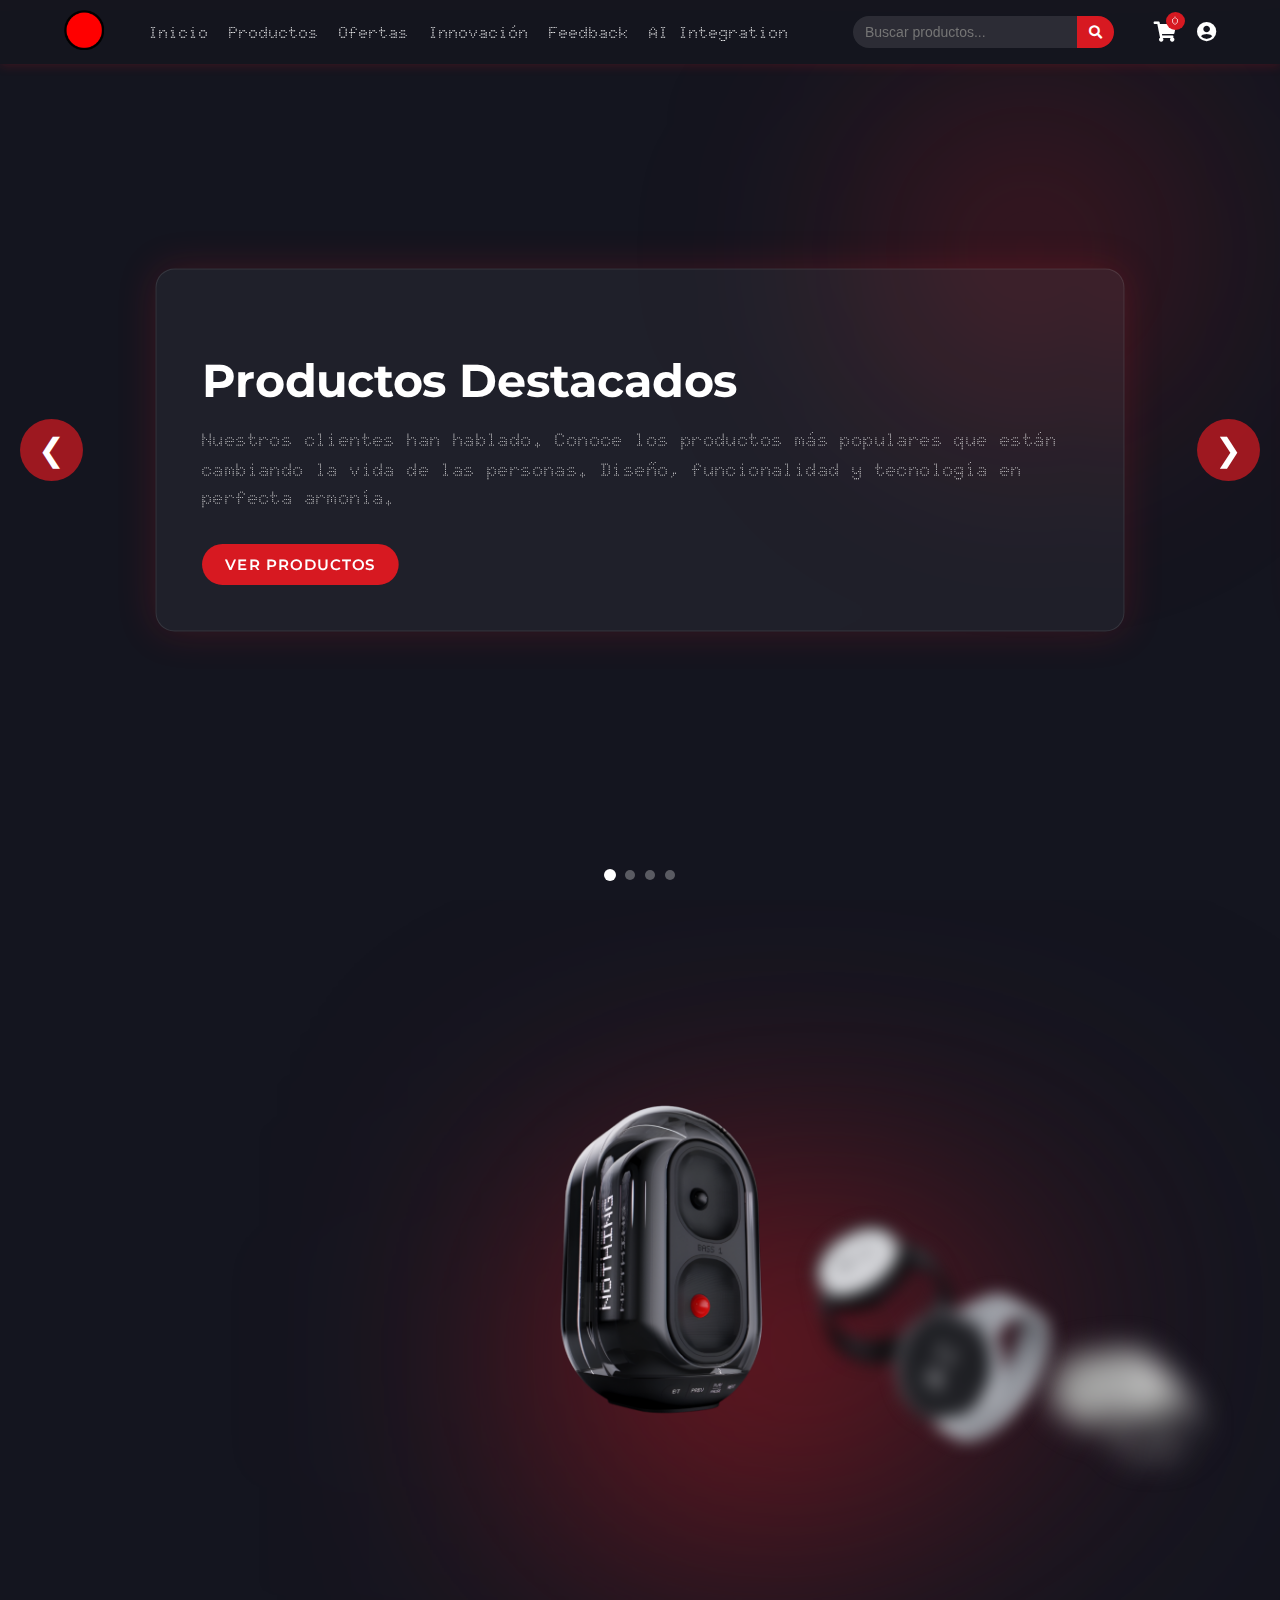
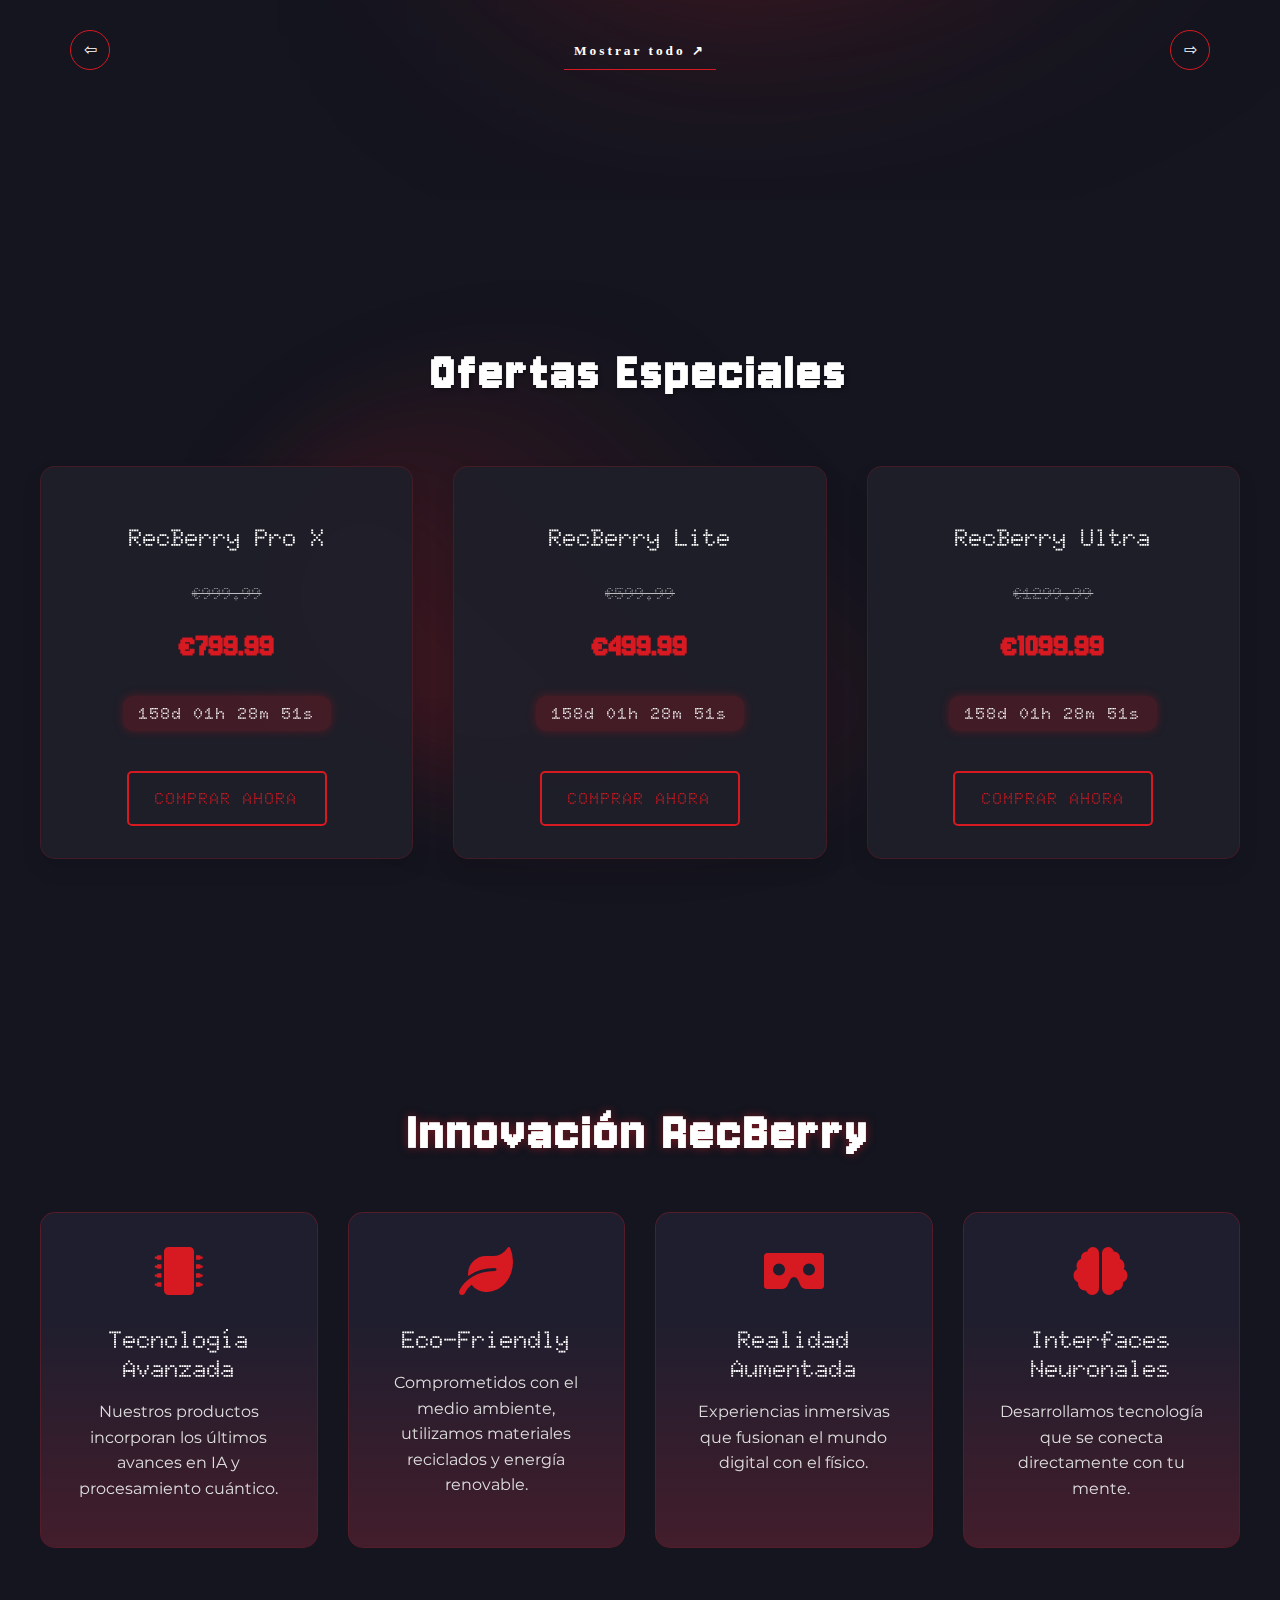
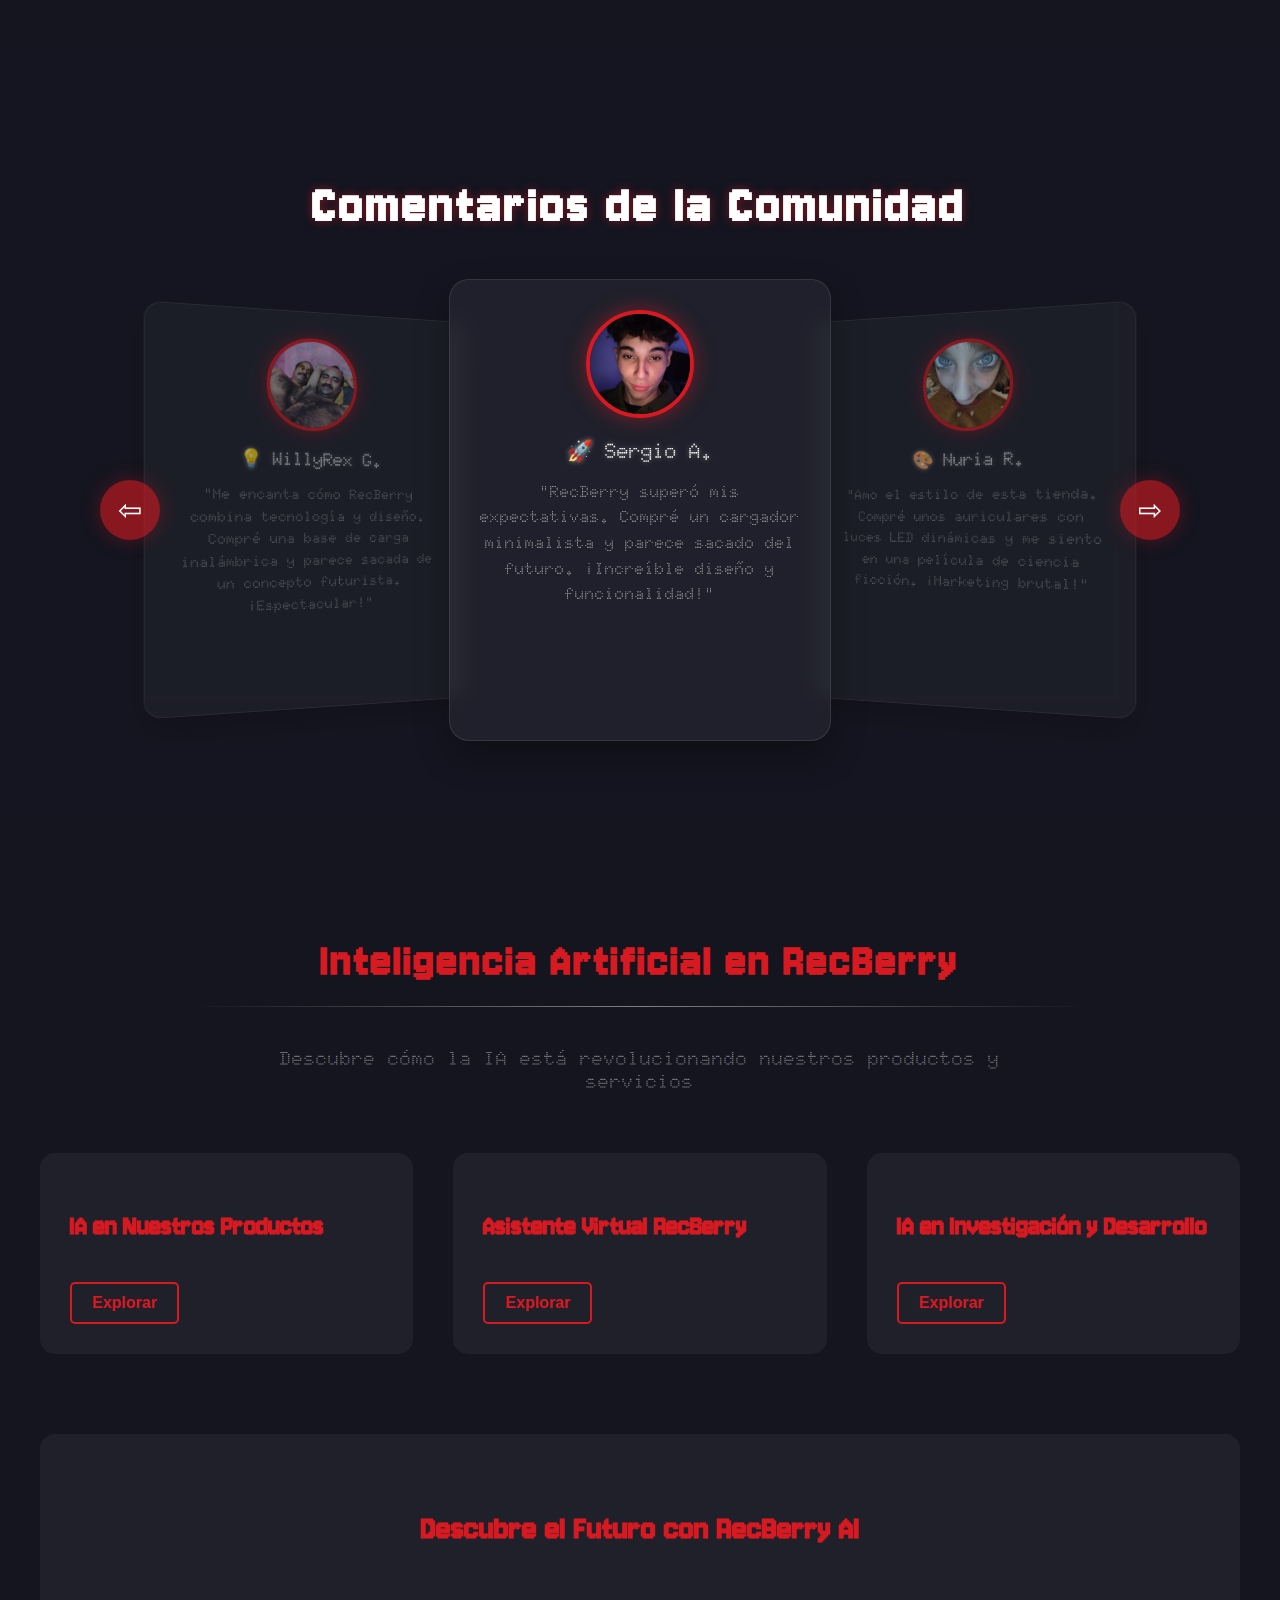
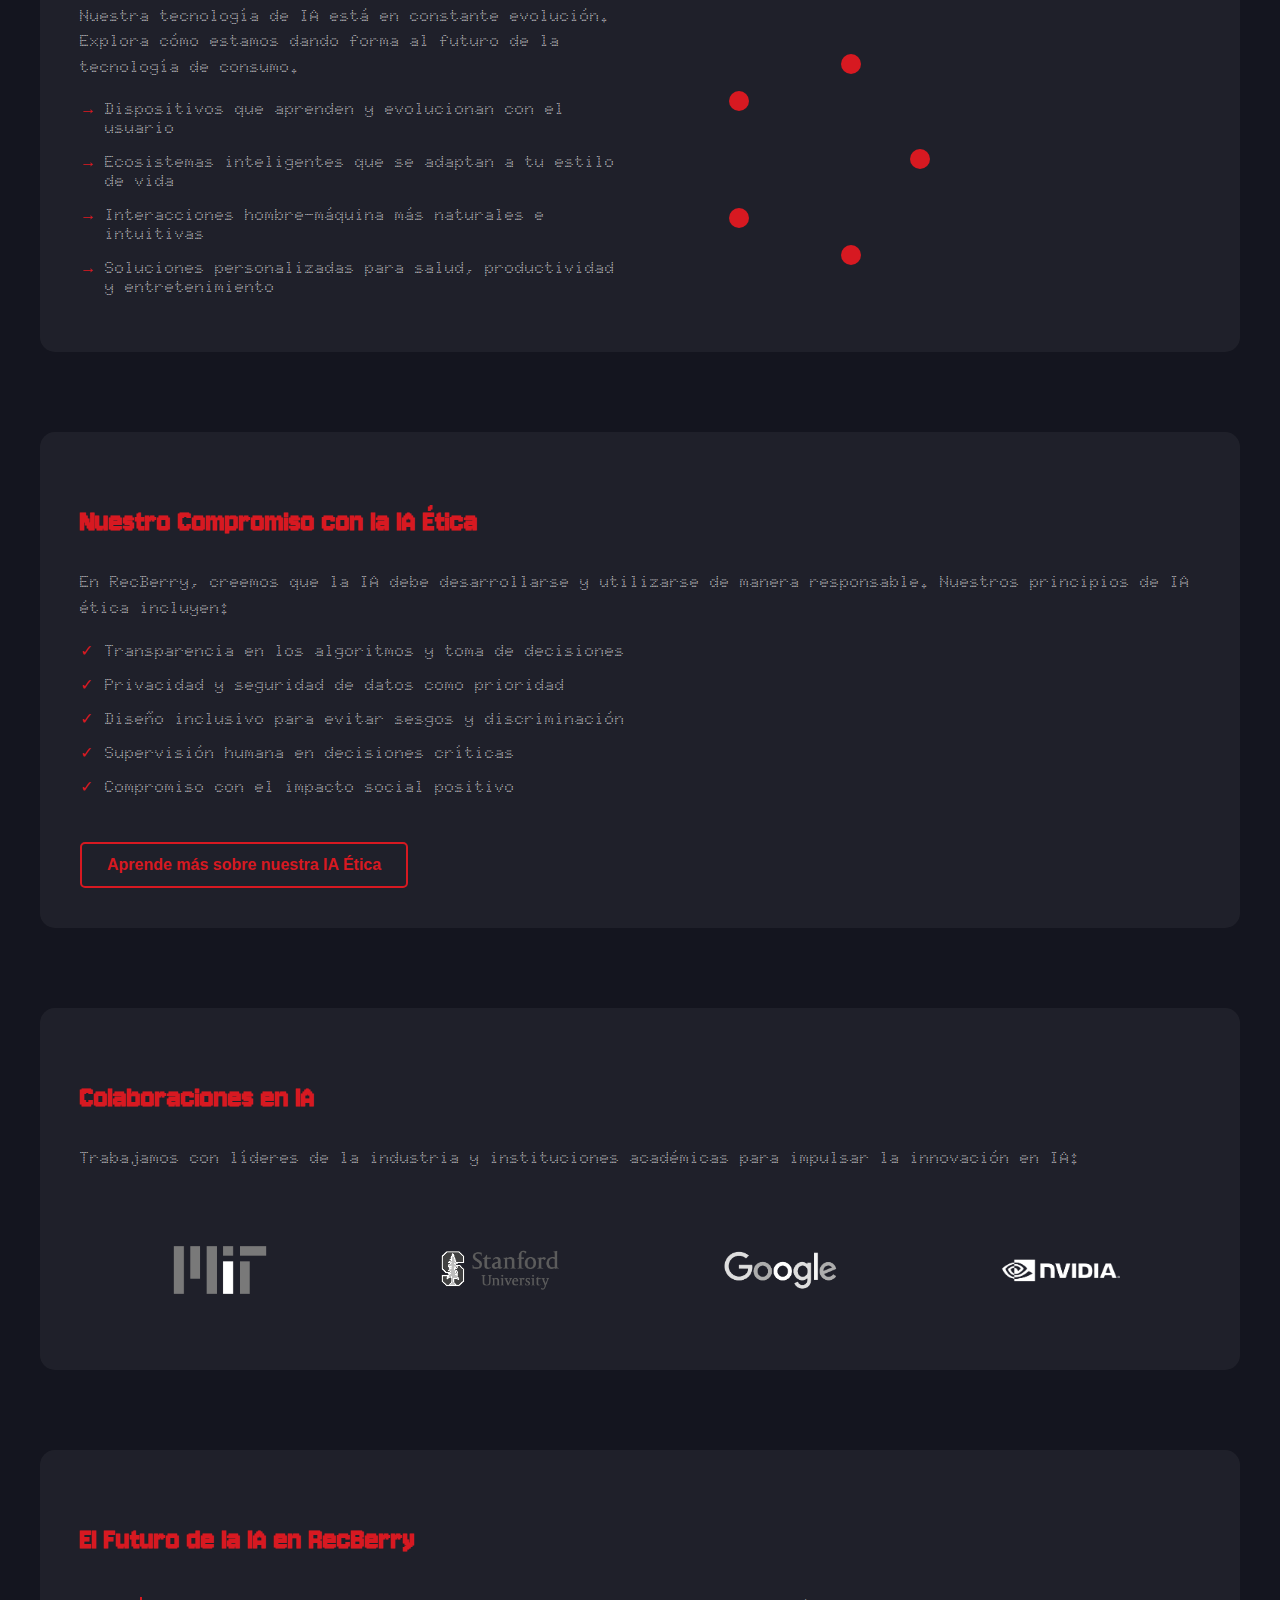
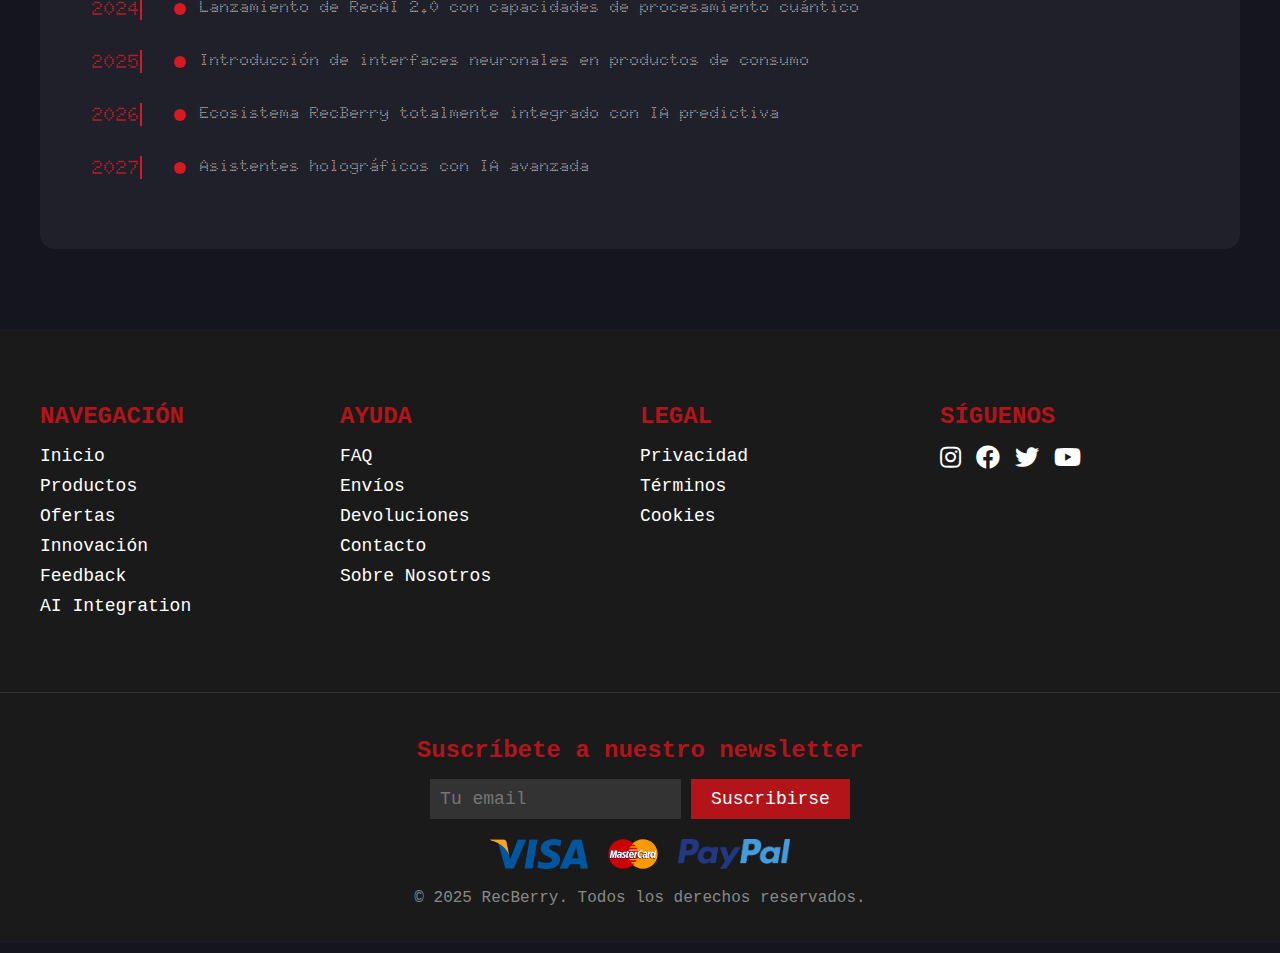
<file: index.html>
<!DOCTYPE html>
<html lang="en">

<head>
    <meta charset="UTF-8">
    <meta name="viewport" content="width=device-width, initial-scale=1.0">
    <link rel="stylesheet" href="https://cdnjs.cloudflare.com/ajax/libs/font-awesome/6.0.0-beta3/css/all.min.css">
    <link rel="stylesheet" href="https://cdnjs.cloudflare.com/ajax/libs/font-awesome/5.15.3/css/all.min.css">

    <!-- Link CSS externo -->
    <link rel="stylesheet" href="home-styles.css">

    <title>RecBerry</title>
</head>

<body>

    <!-- Barra de navegacion superior -->
    <header class="navbar">
        <div class="navbar-container">
            <div class="navbar-logo">
                <a href="index.html">
                    <img src="imagenes/logo-minimalista.png" alt="RecBerry Logo" class="logo-image">
                </a>
            </div>
            <nav class="navbar-menu">
                <ul>
                    <li><a href="#home-slider">Inicio</a></li>
                    <li><a href="#carousel-products">Productos</a></li>
                    <li><a href="#special-offers">Ofertas</a></li>
                    <li><a href="#innovation-section">Innovación</a></li>
                    <li><a href="#feedback">Feedback</a></li>
                    <li><a href="#ai-integration">AI Integration</a></li>
                </ul>
            </nav>
            <div class="navbar-actions">
                <div class="search-bar">
                    <input type="text" placeholder="Buscar productos...">
                    <button type="submit" class="search-button">
                        <i class="fas fa-search"></i>
                    </button>
                </div>
                <a href="enlaces-interesantes/Inicio de Sesion/inicio-de-sesion.html" class="cart-icon">
                    <i class="fas fa-shopping-cart"></i>
                    <span class="cart-count">0</span>
                </a>
                <a href="enlaces-interesantes/Inicio de Sesion/inicio-de-sesion.html" class="account-icon">
                    <i class="fas fa-user-circle"></i>
                </a>
            </div>
        </div>
    </header>



    <!-- (incio) Sección principal con información básica -->
    <section id="home-slider">
        <div class="slider-container">
            <div class="slide">
                <div class="slide-content">
                    <h2>Productos Destacados</h2>
                    <p>Nuestros clientes han hablado. Conoce los productos más populares que están cambiando la vida de
                        las personas. Diseño, funcionalidad y tecnología en perfecta armonía.</p>
                    <button class="slide-btn" data-target="carousel-products">Ver Productos</button>
                </div>
            </div>
            <div class="slide">
                <div class="slide-content">
                    <h2>Ofertas Exclusivas</h2>
                    <p>Accede a descuentos especiales en nuestros productos más codiciados. Es tu oportunidad de
                        experimentar lo último en tecnología a precios increíbles.</p>
                    <button class="slide-btn" data-target="special-offers">Ver Ofertas</button>
                </div>
            </div>
            <div class="slide">
                <div class="slide-content">
                    <h2>Innovación RecBerry</h2>
                    <p>Descubre nuestras últimas creaciones que están redefiniendo el futuro de la tecnología. Desde
                        dispositivos inteligentes hasta soluciones de IA, estamos a la vanguardia de la innovación.</p>
                    <button class="slide-btn" data-target="innovation-section">Explorar Novedades</button>
                </div>
            </div>
            <div class="slide">
                <div class="slide-content">
                    <h2>RecBerry IA</h2>
                    <p>Sumérgete en el mundo de la Inteligencia Artificial con nuestras soluciones innovadoras. Descubre
                        cómo la IA está transformando la forma en que interactuamos con la tecnología.</p>
                    <button class="slide-btn" data-target="ai-integration">Explorar IA</button>
                </div>
            </div>
        </div>
        <button class="slider-arrow prev">&#10094;</button>
        <button class="slider-arrow next">&#10095;</button>
        <div class="slider-dots"></div>
    </section>



    <!-- Sección de productos -->
    <section class="products-section">
        <!-- Carousel Slider con los productos de la tienda -->
        <div class="carousel" id="carousel-products">
            <div class="list">

                <!-- Producto 1: RecHeadset -->
                <div class="item">

                    <!-- Breve descripción del producto 1 -->
                    <img src="imagenes/Productos_Carousel-Slider/headset-product.png">
                    <div class="introduce">
                        <div class="title">Rec PRODUCTs</div>
                        <div class="topic">RecHeadset</div>
                        <div class="des">
                            Los auriculares gaming definitivos con sonido envolvente 7.1, cancelación de ruido y diseño
                            ergonómico para sesiones de juego intensas.
                        </div>
                        <button class="seeMore">SEE MORE &#8599</button>
                    </div>

                    <!-- Descripción detallada del producto 1 -->
                    <div class="detail">
                        <div class="title">RecHeadset (1)</div>
                        <div class="des">
                            Diseñados para una experiencia de juego inigualable, los RecHeadset (1) ofrecen sonido
                            envolvente de alta fidelidad, micrófono con cancelación de ruido y almohadillas de espuma
                            viscoelástica para mayor comodidad. Perfectos para gamers que buscan precisión y confort en
                            cada
                            partida.
                        </div>
                        <div class="specifications">
                            <div>
                                <p>Sonido</p>
                                <p>Envolvente 7.1</p>
                            </div>
                            <div>
                                <p>Micrófono</p>
                                <p>Cancelación de ruido avanzada</p>
                            </div>
                            <div>
                                <p>Conectividad</p>
                                <p>Inalámbrica y cableada</p>
                            </div>
                            <div>
                                <p>Iluminación</p>
                                <p>RGB personalizable</p>
                            </div>
                            <div>
                                <p>Autonomía</p>
                                <p>Hasta 20 horas</p>
                            </div>
                        </div>
                        <div class="checkout">
                            <button onclick="addToCart(this)" data-product-id="1" data-product-name="RecHeadset"
                                data-product-price="199.99">AÑADIR AL CARRITO</button>
                            <button>COMPRAR AHORA</button>
                        </div>
                    </div>
                </div>

                <!-- Producto 2: BerrySpeaker -->
                <div class="item">

                    <!-- Breve descripción del producto 2 -->
                    <img src="imagenes/Productos_Carousel-Slider/speaker-product1_black.png">
                    <div class="introduce">
                        <div class="title">Rec PRODUCTs</div>
                        <div class="topic">BerrySpeaker</div>
                        <div class="des">
                            Disfruta de un sonido cristalino con diseño compacto. BerrySpeaker combina potencia y
                            portabilidad para ofrecerte la mejor experiencia auditiva.
                        </div>
                        <button class="seeMore">SEE MORE &#8599</button>
                    </div>

                    <!-- Descripción detallada del producto 2 -->
                    <div class="detail">
                        <div class="title">BerrySpeaker</div>
                        <div class="des">
                            BerrySpeaker es el altavoz que redefine tu experiencia sonora. Con una calidad de audio de
                            alta
                            fidelidad, un diseño ultra compacto y una batería de larga duración, es el accesorio
                            perfecto
                            para llevarlo a todas partes. Conéctalo fácilmente a tu teléfono o dispositivo y disfruta de
                            la
                            música como nunca antes.
                        </div>
                        <div class="specifications">
                            <div>
                                <p>Tiempo de uso</p>
                                <p>12 horas</p>
                            </div>
                            <div>
                                <p>Puerto de carga</p>
                                <p>Type-C</p>
                            </div>
                            <div>
                                <p>Conectividad</p>
                                <p>Bluetooth 5.0</p>
                            </div>
                            <div>
                                <p>Sonido</p>
                                <p>Alta fidelidad, 360 grados</p>
                            </div>
                            <div>
                                <p>Dimensiones</p>
                                <p>10x10x10 cm</p>
                            </div>
                        </div>
                        <div class="checkout">
                            <button onclick="addToCart(this)" data-product-id="2" data-product-name="BerrySpeaker"
                                data-product-price="79.99">AÑADIR AL CARRITO</button>
                            <button>COMPRAR AHORA</button>
                        </div>
                    </div>
                </div>

                <!-- Producto 3: RecBand 2b -->
                <div class="item">

                    <!-- Breve descripción del producto 3 -->
                    <img src="imagenes/Productos_Carousel-Slider/band-product1.png">
                    <div class="introduce">
                        <div class="title">Rec PRODUCTs</div>
                        <div class="topic">RecBand 2b</div>
                        <div class="des">
                            El futuro del fitness está aquí. RecBand 2b es una pulsera inteligente que monitoriza tu
                            salud y
                            actividad con un diseño innovador y materiales premium.
                        </div>
                        <button class="seeMore">SEE MORE &#8599</button>
                    </div>

                    <!-- Descripción detallada del producto 3 -->
                    <div class="detail">
                        <div class="title">RecBand 2b</div>
                        <div class="des">
                            RecBand 2b es una pulsera inteligente de última generación diseñada para acompañarte en tu
                            rutina diaria. Con sensores avanzados, monitoriza tu frecuencia cardíaca, calidad de sueño,
                            y
                            actividad física. Su diseño minimalista y elegante se adapta perfectamente a cualquier
                            estilo, y
                            con su conectividad, podrás mantener un registro detallado de tu bienestar.
                        </div>
                        <div class="specifications">
                            <div>
                                <p>Duración de la batería</p>
                                <p>7 días</p>
                            </div>
                            <div>
                                <p>Pantalla</p>
                                <p>OLED táctil</p>
                            </div>
                            <div>
                                <p>Resistencia al agua</p>
                                <p>IP68</p>
                            </div>
                            <div>
                                <p>Conectividad</p>
                                <p>Bluetooth 5.1</p>
                            </div>
                            <div>
                                <p>Compatibilidad</p>
                                <p>Android, iOS</p>
                            </div>
                        </div>
                        <div class="checkout">
                            <button onclick="addToCart(this)" data-product-id="3" data-product-name="RecBand 2b"
                                data-product-price="129.99">AÑADIR AL CARRITO</button>
                            <button>COMPRAR AHORA</button>
                        </div>
                    </div>
                </div>

                <!-- Producto 4: RecVisuals -->
                <div class="item">

                    <!-- Breve descripción del producto 4 -->
                    <img src="imagenes/Productos_Carousel-Slider/visual-product1.png">
                    <div class="introduce">
                        <div class="title">Rec PRODUCTs</div>
                        <div class="topic">RecVisuals</div>
                        <div class="des">
                            Lentes de realidad aumentada con inteligencia artificial integrada y pantalla holográfica
                            para
                            experiencias visuales inmersivas.
                        </div>
                        <button class="seeMore">SEE MORE &#8599</button>
                    </div>

                    <!-- Descripción detallada del producto 4-->
                    <div class="detail">
                        <div class="title">RecVisuals 2b</div>
                        <div class="des">
                            RecVisuals 2b transforma la manera en que interactúas con el mundo digital. Con una pantalla
                            holográfica de alta definición y control por voz, estos lentes inteligentes te ofrecen una
                            experiencia de realidad aumentada sin igual.
                        </div>
                        <div class="specifications">
                            <div>
                                <p>Pantalla</p>
                                <p>MicroLED 4K</p>
                            </div>
                            <div>
                                <p>Procesador</p>
                                <p>Neural AI Chip</p>
                            </div>
                            <div>
                                <p>Autonomía</p>
                                <p>10 horas</p>
                            </div>
                            <div>
                                <p>Conectividad</p>
                                <p>Wi-Fi 6E / Bluetooth 5.4</p>
                            </div>
                            <div>
                                <p>Control</p>
                                <p>Voz / Gestos</p>
                            </div>
                        </div>
                        <div class="checkout">
                            <button onclick="addToCart(this)" data-product-id="4" data-product-name="RecVisuals 2b"
                                data-product-price="589.99">AÑADIR AL CARRITO</button>
                            <button>COMPRAR AHORA</button>
                        </div>
                    </div>
                </div>

                <!-- Producto 5: RecNtendho -->
                <div class="item">

                    <!-- Breve descripción del producto 5 -->
                    <img src="imagenes/Productos_Carousel-Slider/nplay-product1.png">
                    <div class="introduce">
                        <div class="title">Rec PRODUCTs</div>
                        <div class="topic">RecNtendho</div>
                        <div class="des">
                            Consola portátil de nueva generación con pantalla flexible y mando ergonómico magnético para
                            una
                            experiencia de juego revolucionaria.
                        </div>
                        <button class="seeMore">SEE MORE &#8599</button>
                    </div>

                    <!-- Descripción detallada del producto 5-->
                    <div class="detail">
                        <div class="title">RecNtendho</div>
                        <div class="des">
                            La RecNtendho es una consola portátil ultra moderna con una pantalla flexible de alta
                            resolución, gráficos avanzados y una jugabilidad optimizada con controles magnéticos
                            personalizables.
                        </div>
                        <div class="specifications">
                            <div>
                                <p>Pantalla</p>
                                <p>OLED flexible 8”</p>
                            </div>
                            <div>
                                <p>Procesador</p>
                                <p>Custom AI-GPU</p>
                            </div>
                            <div>
                                <p>Autonomía</p>
                                <p>12 horas</p>
                            </div>
                            <div>
                                <p>Conectividad</p>
                                <p>5G / Wi-Fi 6E</p>
                            </div>
                            <div>
                                <p>Almacenamiento</p>
                                <p>512GB SSD</p>
                            </div>
                        </div>
                        <div class="checkout">
                            <button onclick="addToCart(this)" data-product-id="5" data-product-name="RecNtendho"
                                data-product-price="39.99">AÑADIR AL CARRITO</button>
                            <button>COMPRAR AHORA</button>
                        </div>
                    </div>
                </div>

                <!-- Producto 6: RecBook -->
                <div class="item">

                    <!-- Breve descripción del producto 6 -->
                    <img src="imagenes/Productos_Carousel-Slider/laptop-product1.png">
                    <div class="introduce">
                        <div class="title">Rec PRODUCTs</div>
                        <div class="topic">RecBook</div>
                        <div class="des">
                            Portátil ultraligero con tecnología de inteligencia artificial y batería de larga duración,
                            diseñado para profesionales y creadores de contenido.
                        </div>
                        <button class="seeMore">SEE MORE &#8599</button>
                    </div>

                    <!-- Descripción detallada del producto 6-->
                    <div class="detail">
                        <div class="title">RecBook</div>
                        <div class="des">
                            RecBook es la computadora portátil más avanzada de RecBerry, combinando un diseño
                            ultraligero
                            con un potente procesador de inteligencia artificial para productividad y creatividad sin
                            límites.
                        </div>
                        <div class="specifications">
                            <div>
                                <p>Pantalla</p>
                                <p>OLED 16” 4K</p>
                            </div>
                            <div>
                                <p>Procesador</p>
                                <p>AI Neural Engine</p>
                            </div>
                            <div>
                                <p>RAM</p>
                                <p>32GB LPDDR5</p>
                            </div>
                            <div>
                                <p>Almacenamiento</p>
                                <p>1TB SSD NVMe</p>
                            </div>
                            <div>
                                <p>Autonomía</p>
                                <p>20 horas</p>
                            </div>
                        </div>
                        <div class="checkout">
                            <button onclick="addToCart(this)" data-product-id="6" data-product-name="RecBook"
                                data-product-price="1379.99">AÑADIR AL CARRITO</button>
                            <button>COMPRAR AHORA</button>
                        </div>
                    </div>
                </div>
            </div>

            <div class="arrows">

                <!-- Botones para navegar entre los productos -->
                <button id="prev">⇦</button>
                <button id="next">⇨</button>

                <!-- Botón para ver todos los productos -->
                <button id="back">Mostrar todo &#8599</button>
            </div>

        </div>
    </section>



    <!-- Sección de ofertas especiales-->
    <section id="special-offers" class="special-offers">
        <h2 class="special-offers-title">Ofertas Especiales</h2>
        <div class="special-offers-container">
            <div class="offer-card" data-countdown="2026-12-31T23:59:59">
                <div class="offer-content">
                    <h3>RecBerry Pro X</h3>
                    <p class="original-price">€999.99</p>
                    <p class="offer-price">€799.99</p>
                    <div class="offer-timer"></div>
                    <button class="offer-btn">Comprar Ahora</button>
                </div>
            </div>
            <div class="offer-card" data-countdown="2026-12-31T23:59:59">
                <div class="offer-content">
                    <h3>RecBerry Lite</h3>
                    <p class="original-price">€599.99</p>
                    <p class="offer-price">€499.99</p>
                    <div class="offer-timer"></div>
                    <button class="offer-btn">Comprar Ahora</button>
                </div>
            </div>
            <div class="offer-card" data-countdown="2026-12-31T23:59:59">
                <div class="offer-content">
                    <h3>RecBerry Ultra</h3>
                    <p class="original-price">€1299.99</p>
                    <p class="offer-price">€1099.99</p>
                    <div class="offer-timer"></div>
                    <button class="offer-btn">Comprar Ahora</button>
                </div>
            </div>
        </div>
    </section>



    <!-- Sección de Innovación RecBerry-->
    <section id="innovation-section" class="innovation-section">
        <div class="innovation-container">
            <h2 class="innovation-title">Innovación RecBerry</h2>
            <div class="innovation-grid">
                <div class="innovation-item">
                    <div class="innovation-icon">
                        <i class="fas fa-microchip"></i>
                    </div>
                    <h3>Tecnología Avanzada</h3>
                    <p>Nuestros productos incorporan los últimos avances en IA y procesamiento cuántico.</p>
                </div>
                <div class="innovation-item">
                    <div class="innovation-icon">
                        <i class="fas fa-leaf"></i>
                    </div>
                    <h3>Eco-Friendly</h3>
                    <p>Comprometidos con el medio ambiente, utilizamos materiales reciclados y energía renovable.
                    </p>
                </div>
                <div class="innovation-item">
                    <div class="innovation-icon">
                        <i class="fas fa-vr-cardboard"></i>
                    </div>
                    <h3>Realidad Aumentada</h3>
                    <p>Experiencias inmersivas que fusionan el mundo digital con el físico.</p>
                </div>
                <div class="innovation-item">
                    <div class="innovation-icon">
                        <i class="fas fa-brain"></i>
                    </div>
                    <h3>Interfaces Neuronales</h3>
                    <p>Desarrollamos tecnología que se conecta directamente con tu mente.</p>
                </div>
            </div>
        </div>
        <div class="innovation-background"></div>
    </section>



    <!-- Sección de Feedback de la comunidad -->
    <section id="feedback" class="feedback-section">
        <div class="feedback-slider-container">
            <h2 class="feedback-title">Comentarios de la Comunidad</h2>
            <div class="feedback-slider-card">
                <!-- Comentario de la persona 1 -->
                <div class="feedback-card-item">
                    <img src="imagenes/Personas_CardSlider/person1.webp" alt="Sergio A.">
                    <h2 class="feedback-card-name">🚀 Sergio A.</h2>
                    <p class="feedback-card-paragraph">"RecBerry superó mis expectativas. Compré un cargador minimalista
                        y parece sacado del futuro. ¡Increíble diseño y funcionalidad!"</p>
                </div>

                <!-- Comentario de la persona 2 -->
                <div class="feedback-card-item">
                    <img src="imagenes/Personas_CardSlider/persona2.jpg" alt="Nuria R.">
                    <h2 class="feedback-card-name">🎨 Nuria R.</h2>
                    <p class="feedback-card-paragraph">"Amo el estilo de esta tienda. Compré unos auriculares con luces
                        LED dinámicas y me siento en una película de ciencia ficción. ¡Marketing brutal!"</p>
                </div>

                <!-- Comentario de la persona 3 -->
                <div class="feedback-card-item">
                    <img src="imagenes/Personas_CardSlider/person3.webp" alt="Santy S.">
                    <h2 class="feedback-card-name">🔥 Santy S.</h2>
                    <p class="feedback-card-paragraph">"No solo la calidad es excelente, sino que la experiencia de
                        compra es única. La presentación del producto me dejó sin palabras. ¡10/10!"</p>
                </div>

                <!-- Comentario de la persona 4 -->
                <div class="feedback-card-item">
                    <img src="imagenes/Personas_CardSlider/person4.webp" alt="Valentina R.">
                    <h2 class="feedback-card-name">🌟 Valentina R.</h2>
                    <p class="feedback-card-paragraph">"Compré una lámpara inteligente de RecBerry y es la mejor
                        decisión que tomé. Se adapta a mi ambiente y la app es súper intuitiva."</p>
                </div>

                <!-- Comentario de la persona 5 -->
                <div class="feedback-card-item">
                    <img src="imagenes/Personas_CardSlider/person5.webp" alt="Jairo M.">
                    <h2 class="feedback-card-name">🎧 Jairo M.</h2>
                    <p class="feedback-card-paragraph">"La tienda más creativa que he visto. Compré un teclado mecánico
                        modular y cada detalle está perfectamente pensado. ¡Recomendada al 100%!"</p>
                </div>

                <!-- Comentario de la persona 6 -->
                <div class="feedback-card-item">
                    <img src="imagenes/Personas_CardSlider/person6.webp" alt="Camila S.">
                    <h2 class="feedback-card-name">⚡ Camila S.</h2>
                    <p class="feedback-card-paragraph">"RecBerry es otro nivel. Productos modernos, marketing impactante
                        y atención al cliente impecable. ¡Definitivamente volveré a comprar!"</p>
                </div>

                <!-- Comentario de la persona 7 -->
                <div class="feedback-card-item">
                    <img src="imagenes/Personas_CardSlider/person7.webp" alt="WillyRex G.">
                    <h2 class="feedback-card-name">💡 WillyRex G.</h2>
                    <p class="feedback-card-paragraph">"Me encanta cómo RecBerry combina tecnología y diseño. Compré una
                        base de carga inalámbrica y parece sacada de un concepto futurista. ¡Espectacular!"</p>
                </div>

                <button id="feedback-btn-prev" class="feedback-btn">⇦</button>
                <button id="feedback-btn-next" class="feedback-btn">⇨</button>
            </div>
        </div>
    </section>



    <!-- Sección de Integración de IA -->
    <section id="ai-integration" class="ai-integration">
        <div class="ai-container">
            <h2 class="ai-title">Inteligencia Artificial en RecBerry</h2>
            <p class="ai-subtitle">Descubre cómo la IA está revolucionando nuestros productos y servicios</p>

            <div class="ai-grid">
                <div class="ai-card">
                    <h3>IA en Nuestros Productos</h3>
                    <button class="ai-expand-btn">Explorar</button>
                    <div class="ai-content">
                        <p>Nuestros dispositivos incorporan algoritmos de IA de última generación para ofrecer
                            experiencias personalizadas y predictivas.</p>
                        <ul>
                            <li>RecHeadset: Ajuste de audio adaptativo basado en el entorno y patrones de uso</li>
                            <li>RecVisuals: Reconocimiento de objetos y información contextual en tiempo real</li>
                            <li>RecBook: Optimización de rendimiento y batería según los hábitos del usuario</li>
                            <li>RecBand: Análisis predictivo de salud y recomendaciones personalizadas</li>
                            <li>RecNtendho: Ajuste dinámico de dificultad en juegos basado en el rendimiento del
                                jugador
                            </li>
                        </ul>
                        <div class="ai-feature-showcase">
                            <h4>Destacado: RecAI Engine</h4>
                            <p>Nuestro motor de IA propietario que potencia todos nuestros dispositivos:</p>
                            <ul>
                                <li>Aprendizaje continuo y adaptación a las preferencias del usuario</li>
                                <li>Procesamiento de lenguaje natural avanzado para interacciones más naturales</li>
                                <li>Algoritmos de visión por computadora para realidad aumentada de alta precisión
                                </li>
                                <li>Redes neuronales optimizadas para eficiencia energética</li>
                            </ul>
                        </div>
                    </div>
                </div>

                <div class="ai-card">
                    <h3>Asistente Virtual RecBerry</h3>
                    <button class="ai-expand-btn">Explorar</button>
                    <div class="ai-content">
                        <p>Nuestro asistente virtual impulsado por IA ofrece soporte personalizado 24/7.</p>
                        <div class="ai-chat-demo">
                            <div class="chat-messages">
                                <p class="user-message">¿Cómo puedo actualizar mi RecHeadset?</p>
                                <p class="ai-message">Para actualizar tu RecHeadset, sigue estos pasos:
                                    1. Conecta tu dispositivo a la app RecBerry.
                                    2. Ve a "Configuración" > "Actualizaciones".
                                    3. Si hay una actualización disponible, haz clic en "Instalar".
                                    ¿Necesitas más ayuda?</p>
                                <p class="user-message">¿Qué mejoras trae la última actualización?</p>
                                <p class="ai-message">La última actualización para RecHeadset incluye:
                                    - Mejora en la cancelación de ruido adaptativa
                                    - Nuevo modo de audio espacial para gaming
                                    - Optimización de batería
                                    - Integración mejorada con RecVisuals
                                    ¿Quieres que te explique alguna función en detalle?</p>
                            </div>
                            <input type="text" class="chat-input" placeholder="Escribe tu pregunta...">
                            <button class="chat-send">Enviar</button>
                        </div>
                        <div class="ai-assistant-features">
                            <h4>Capacidades del Asistente Virtual</h4>
                            <ul>
                                <li>Resolución de problemas técnicos en tiempo real</li>
                                <li>Recomendaciones personalizadas de productos</li>
                                <li>Programación de citas de servicio y seguimiento</li>
                                <li>Actualizaciones proactivas sobre nuevas características</li>
                            </ul>
                        </div>
                    </div>
                </div>

                <div class="ai-card">
                    <h3>IA en Investigación y Desarrollo</h3>
                    <button class="ai-expand-btn">Explorar</button>
                    <div class="ai-content">
                        <p>Utilizamos IA para acelerar nuestros procesos de I+D y crear productos innovadores.</p>
                        <div class="ai-progress">
                            <div class="progress-item">
                                <span>Optimización de Diseño</span>
                                <div class="progress-bar">
                                    <div class="progress" style="width: 85%;"></div>
                                </div>
                            </div>
                            <div class="progress-item">
                                <span>Predicción de Tendencias</span>
                                <div class="progress-bar">
                                    <div class="progress" style="width: 92%;"></div>
                                </div>
                            </div>
                            <div class="progress-item">
                                <span>Simulación de Productos</span>
                                <div class="progress-bar">
                                    <div class="progress" style="width: 78%;"></div>
                                </div>
                            </div>
                            <div class="progress-item">
                                <span>Análisis de Feedback de Usuarios</span>
                                <div class="progress-bar">
                                    <div class="progress" style="width: 88%;"></div>
                                </div>
                            </div>
                        </div>
                        <div class="ai-research-highlights">
                            <h4>Proyectos de Investigación Destacados</h4>
                            <ul>
                                <li>Interfaces cerebrales no invasivas para control de dispositivos</li>
                                <li>Algoritmos de compresión cuántica para transferencia de datos ultrarrápida</li>
                                <li>Materiales inteligentes auto-reparables para dispositivos más duraderos</li>
                                <li>Sistemas de IA éticos y transparentes para toma de decisiones</li>
                            </ul>
                        </div>
                    </div>
                </div>
            </div>

            <div class="ai-showcase">
                <h3>Descubre el Futuro con RecBerry AI</h3>
                <div class="showcase-content">
                    <div class="showcase-text">
                        <p>Nuestra tecnología de IA está en constante evolución. Explora cómo estamos dando forma al
                            futuro de la tecnología de consumo.</p>
                        <ul class="ai-future-list">
                            <li>Dispositivos que aprenden y evolucionan con el usuario</li>
                            <li>Ecosistemas inteligentes que se adaptan a tu estilo de vida</li>
                            <li>Interacciones hombre-máquina más naturales e intuitivas</li>
                            <li>Soluciones personalizadas para salud, productividad y entretenimiento</li>
                        </ul>
                    </div>
                    <div class="showcase-visual">
                        <div class="ai-node" data-tooltip="Procesamiento de Lenguaje Natural"></div>
                        <div class="ai-node" data-tooltip="Visión por Computadora"></div>
                        <div class="ai-node" data-tooltip="Aprendizaje Profundo"></div>
                        <div class="ai-node" data-tooltip="Computación Cuántica"></div>
                        <div class="ai-node" data-tooltip="Redes Neuronales"></div>
                    </div>
                </div>
            </div>

            <div class="ai-ethics">
                <h3>Nuestro Compromiso con la IA Ética</h3>
                <p>En RecBerry, creemos que la IA debe desarrollarse y utilizarse de manera responsable. Nuestros
                    principios de IA ética incluyen:</p>
                <ul>
                    <li>Transparencia en los algoritmos y toma de decisiones</li>
                    <li>Privacidad y seguridad de datos como prioridad</li>
                    <li>Diseño inclusivo para evitar sesgos y discriminación</li>
                    <li>Supervisión humana en decisiones críticas</li>
                    <li>Compromiso con el impacto social positivo</li>
                </ul>
                <button id="ia-etica-btn" class="learn-more-btn">Aprende más sobre nuestra IA Ética</button>
            </div>

            <div class="ai-partnership">
                <h3>Colaboraciones en IA</h3>
                <p>Trabajamos con líderes de la industria y instituciones académicas para impulsar la innovación en
                    IA:
                </p>
                <div class="partner-logos">
                    <img src="imagenes/logos/mit-logo.png" alt="MIT">
                    <img src="imagenes/logos/stanford-logo.png" alt="Stanford">
                    <img src="imagenes/logos/google-ia-logo.png" alt="Google AI">
                    <img src="imagenes/logos/nvidia-logo.png" alt="NVIDIA">
                </div>
            </div>

            <div class="ai-future">
                <h3>El Futuro de la IA en RecBerry</h3>
                <div class="future-timeline">
                    <div class="timeline-item">
                        <div class="year">2024</div>
                        <div class="event">Lanzamiento de RecAI 2.0 con capacidades de procesamiento cuántico</div>
                    </div>
                    <div class="timeline-item">
                        <div class="year">2025</div>
                        <div class="event">Introducción de interfaces neuronales en productos de consumo</div>
                    </div>
                    <div class="timeline-item">
                        <div class="year">2026</div>
                        <div class="event">Ecosistema RecBerry totalmente integrado con IA predictiva</div>
                    </div>
                    <div class="timeline-item">
                        <div class="year">2027</div>
                        <div class="event">Asistentes holográficos con IA avanzada</div>
                    </div>
                </div>
            </div>
        </div>
    </section>



    <!-- Footer -->
    <footer class="footer">
        <div class="footer-content">

            <div class="footer-section">
                <h3>Navegación</h3>
                <ul>
                    <li><a href="#home-slider" class="footer-link">Inicio</a></li>
                    <li><a href="#carousel-products" class="footer-link">Productos</a></li>
                    <li><a href="#special-offers" class="footer-link">Ofertas</a></li>
                    <li><a href="#innovation-section" class="footer-link">Innovación</a></li>
                    <li><a href="#feedback" class="footer-link">Feedback</a></li>
                    <li><a href="#ai-integration" class="footer-link">AI Integration</a></li>
                </ul>
            </div>

            <div class="footer-section">
                <h3>Ayuda</h3>
                <ul>
                    <li><a href="enlaces-interesantes/Preguntas Frecuentes/preguntas-frecuentes.html"
                            class="footer-link">FAQ</a></li>
                    <li><a href="enlaces-interesantes/Politica de Envios/politica-de-envios.html"
                            class="footer-link">Envíos</a></li>
                    <li><a href="enlaces-interesantes/Politica de Devoluciones/politica-de-devoluciones.html"
                            class="footer-link">Devoluciones</a></li>
                    <li><a href="enlaces-interesantes/Formulario de Contacto/formulario-contacto.html"
                            class="footer-link">Contacto</a>
                    </li>
                    <li><a href="enlaces-interesantes/Sobre Nosotros/sobre-nosotros.html" class="footer-link">Sobre
                            Nosotros</a>
                    </li>
                </ul>
            </div>

            <div class="footer-section">
                <h3>Legal</h3>
                <ul>
                    <li><a href="enlaces-interesantes/Politica de Privacidad/politica-de-privacidad.html"
                            class="footer-link">Privacidad</a>
                    </li>
                    <li><a href="enlaces-interesantes/Terminos y Condiciones/terminos-y-condiciones.html"
                            class="footer-link">Términos</a>
                    </li>
                    <li><a href="enlaces-interesantes/Cookies/cookies.html" class="footer-link">Cookies</a></li>
                </ul>
            </div>

            <div class="footer-section">
                <h3>Síguenos</h3>
                <div class="social-icons">
                    <a href="https://www.instagram.com/rec_berry" class="social-icon" target="_blank"><i
                            class="fab fa-instagram" target="_blank"></i></a>
                    <a href="https://www.facebook.com/share/1ByCXumYTc/" class="social-icon" target="_blank"><i
                            class="fab fa-facebook"></i></a>
                    <a href="https://x.com/rrecberry" class="social-icon" target="_blank"><i
                            class="fab fa-twitter"></i></a>
                    <a href="https://www.youtube.com/@RecBerry" class="social-icon" target="_blank"><i
                            class="fab fa-youtube"></i></a>
                </div>
            </div>

        </div>

        <div class="footer-bottom">
            <div class="newsletter">
                <h3>Suscríbete a nuestro newsletter</h3>
                <form class="newsletter-form">
                    <input type="email" placeholder="Tu email" required>
                    <button type="submit">Suscribirse</button>
                </form>
            </div>
            <div class="payment-methods">
                <img src="imagenes/footer/Metodos de Pago/payment-visa.png" alt="Visa">
                <img src="imagenes/footer/Metodos de Pago/payment-mastercard.svg" alt="Mastercard">
                <img src="imagenes/footer/Metodos de Pago/payment-paypal.png" alt="PayPal">
            </div>
            <p class="copyright">&copy; 2025 RecBerry. Todos los derechos reservados.</p>
        </div>
    </footer>

    <!-- Botón para volver arriba -->
    <button id="back-to-top" class="back-to-top-btn" title="Volver arriba">
        <i class="fas fa-chevron-up"></i>
    </button>

    <script src="home-script.js"></script>

</body>

</html>
</file>
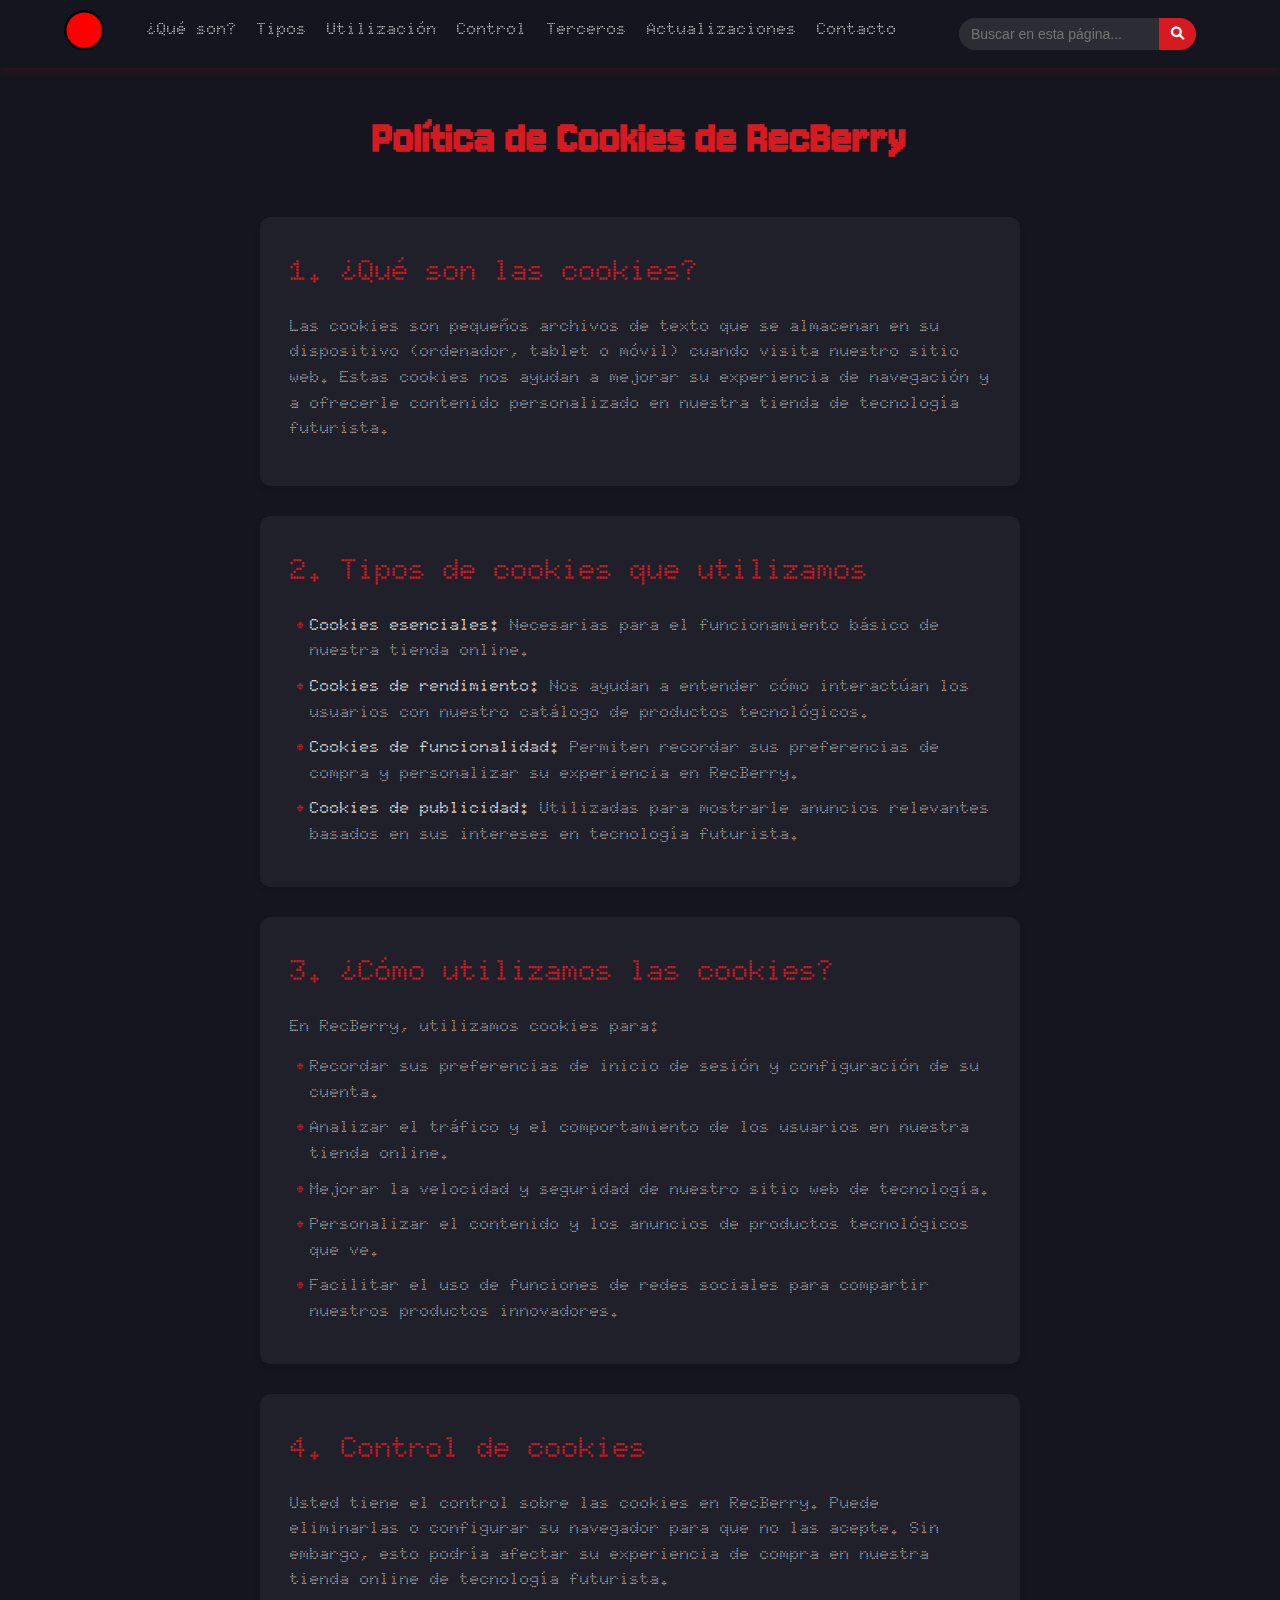
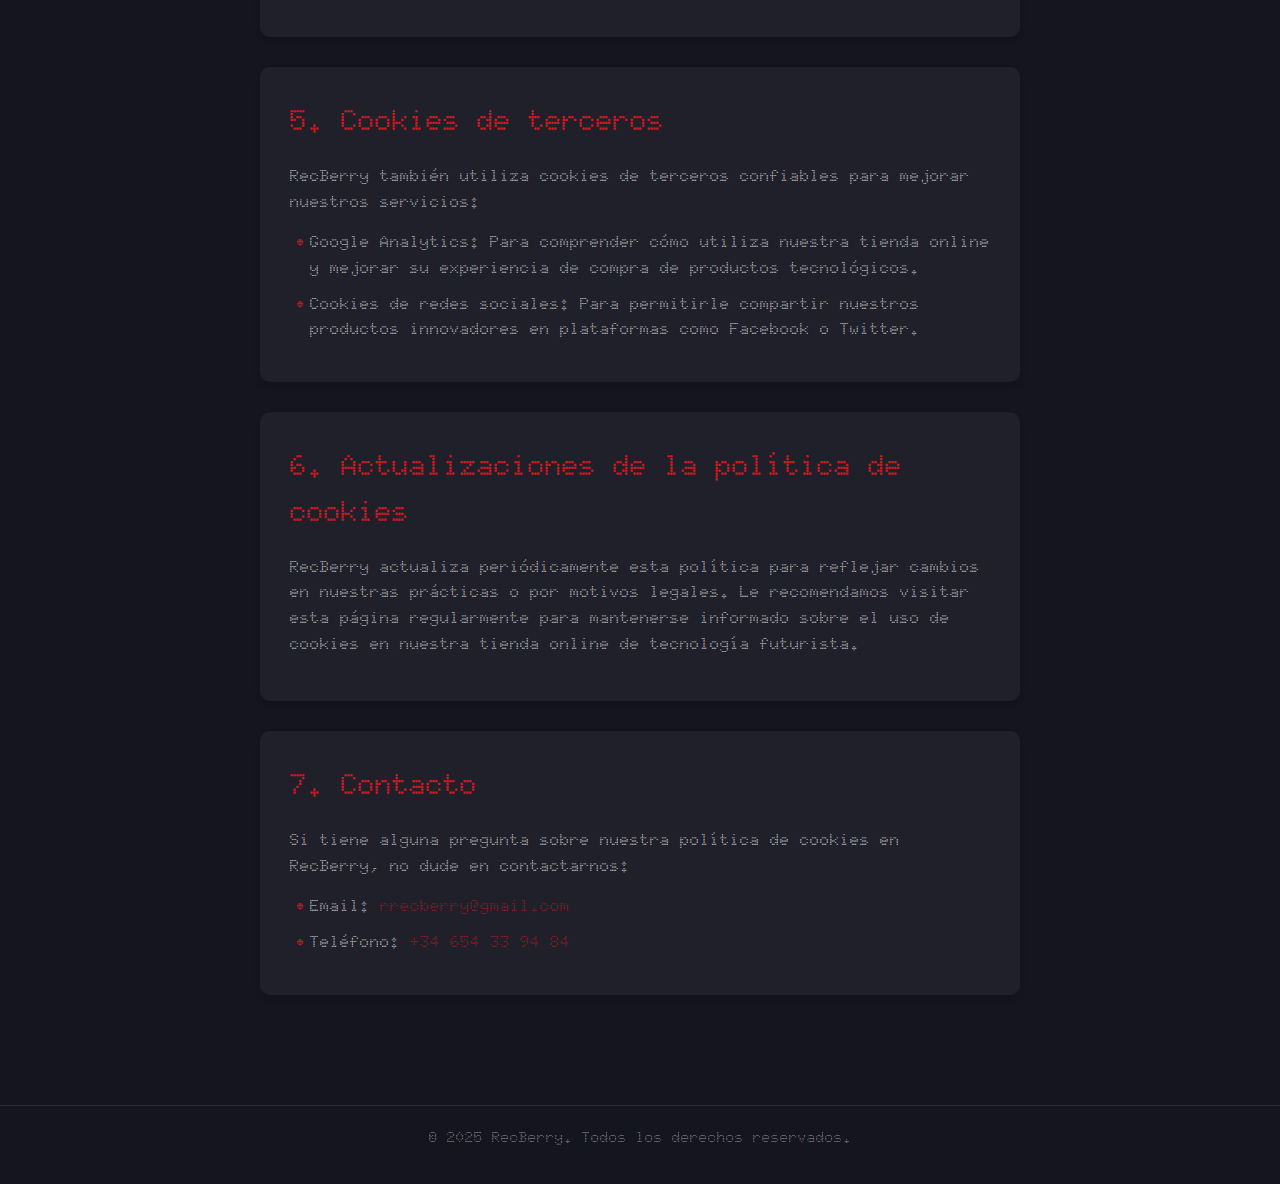
<file: enlaces-interesantes/Cookies/cookies.html>
<!DOCTYPE html>
<html lang="es">

<head>
    <meta charset="UTF-8">
    <meta name="viewport" content="width=device-width, initial-scale=1.0">
    <title>Política de Cookies - RecBerry</title>
    <meta name="description"
        content="Descubre cómo RecBerry utiliza cookies para mejorar tu experiencia de compra en nuestra tienda online de tecnología futurista. Información detallada sobre tipos de cookies, su uso y control.">
    <link rel="stylesheet" href="https://cdnjs.cloudflare.com/ajax/libs/font-awesome/6.0.0-beta3/css/all.min.css">
    <link rel="stylesheet" href="cookies_styles.css">
</head>

<body>
    <header class="navbar">
        <div class="navbar-container">
            <div class="navbar-logo">
                <a href="../../index.html">
                    <img src="../../imagenes/logo-minimalista.png" alt="RecBerry Logo" class="logo-image">
                </a>
            </div>
            <nav class="navbar-menu">
                <ul>
                    <li><a href="#que-son-cookies">¿Qué son?</a></li>
                    <li><a href="#tipos-cookies">Tipos</a></li>
                    <li><a href="#uso-cookies">Utilización</a></li>
                    <li><a href="#control-cookies">Control</a></li>
                    <li><a href="#cookies-terceros">Terceros</a></li>
                    <li><a href="#actualizaciones">Actualizaciones</a></li>
                    <li><a href="#contacto">Contacto</a></li>
                </ul>
            </nav>
            <div class="navbar-actions">
                <div class="search-bar">
                    <input type="text" placeholder="Buscar en esta página...">
                    <button type="submit" class="search-button">
                        <i class="fas fa-search" aria-hidden="true"></i>
                        <span class="sr-only">Buscar</span>
                    </button>
                </div>
            </div>
        </div>
    </header>

    <main class="container">
        <h1>Política de Cookies de RecBerry</h1>

        <section id="que-son-cookies" class="section">
            <h2>1. ¿Qué son las cookies?</h2>
            <p>Las cookies son pequeños archivos de texto que se almacenan en su dispositivo (ordenador, tablet o móvil)
                cuando visita nuestro sitio web. Estas cookies nos ayudan a mejorar su experiencia de navegación y a
                ofrecerle contenido personalizado en nuestra tienda de tecnología futurista.</p>
        </section>

        <section id="tipos-cookies" class="section">
            <h2>2. Tipos de cookies que utilizamos</h2>
            <ul>
                <li><strong>Cookies esenciales:</strong> Necesarias para el funcionamiento básico de nuestra tienda
                    online.</li>
                <li><strong>Cookies de rendimiento:</strong> Nos ayudan a entender cómo interactúan los usuarios con
                    nuestro catálogo de productos tecnológicos.</li>
                <li><strong>Cookies de funcionalidad:</strong> Permiten recordar sus preferencias de compra y
                    personalizar su experiencia en RecBerry.</li>
                <li><strong>Cookies de publicidad:</strong> Utilizadas para mostrarle anuncios relevantes basados en sus
                    intereses en tecnología futurista.</li>
            </ul>
        </section>

        <section id="uso-cookies" class="section">
            <h2>3. ¿Cómo utilizamos las cookies?</h2>
            <p>En RecBerry, utilizamos cookies para:</p>
            <ul>
                <li>Recordar sus preferencias de inicio de sesión y configuración de su cuenta.</li>
                <li>Analizar el tráfico y el comportamiento de los usuarios en nuestra tienda online.</li>
                <li>Mejorar la velocidad y seguridad de nuestro sitio web de tecnología.</li>
                <li>Personalizar el contenido y los anuncios de productos tecnológicos que ve.</li>
                <li>Facilitar el uso de funciones de redes sociales para compartir nuestros productos innovadores.</li>
            </ul>
        </section>

        <section id="control-cookies" class="section">
            <h2>4. Control de cookies</h2>
            <p>Usted tiene el control sobre las cookies en RecBerry. Puede eliminarlas o configurar su navegador para
                que no las acepte. Sin embargo, esto podría afectar su experiencia de compra en nuestra tienda online de
                tecnología futurista.</p>
        </section>

        <section id="cookies-terceros" class="section">
            <h2>5. Cookies de terceros</h2>
            <p>RecBerry también utiliza cookies de terceros confiables para mejorar nuestros servicios:</p>
            <ul>
                <li>Google Analytics: Para comprender cómo utiliza nuestra tienda online y mejorar su experiencia de
                    compra de productos tecnológicos.</li>
                <li>Cookies de redes sociales: Para permitirle compartir nuestros productos innovadores en plataformas
                    como Facebook o Twitter.</li>
            </ul>
        </section>

        <section id="actualizaciones" class="section">
            <h2>6. Actualizaciones de la política de cookies</h2>
            <p>RecBerry actualiza periódicamente esta política para reflejar cambios en nuestras prácticas o por motivos
                legales. Le recomendamos visitar esta página regularmente para mantenerse informado sobre el uso de
                cookies en nuestra tienda online de tecnología futurista.</p>
        </section>

        <section id="contacto" class="section">
            <h2>7. Contacto</h2>
            <p>Si tiene alguna pregunta sobre nuestra política de cookies en RecBerry, no dude en contactarnos:</p>
            <ul>
                <li>Email: <a href="mailto:rrecberry@gmail.com" class="contact-link">rrecberry@gmail.com</a></li>
                <li>Teléfono: <a href="tel:+34654339484" class="contact-link">+34 654 33 94 84</a></li>
            </ul>
        </section>
    </main>

    <footer class="footer">
        <p>&copy; 2025 RecBerry. Todos los derechos reservados.</p>
    </footer>

</body>

</html>
</file>
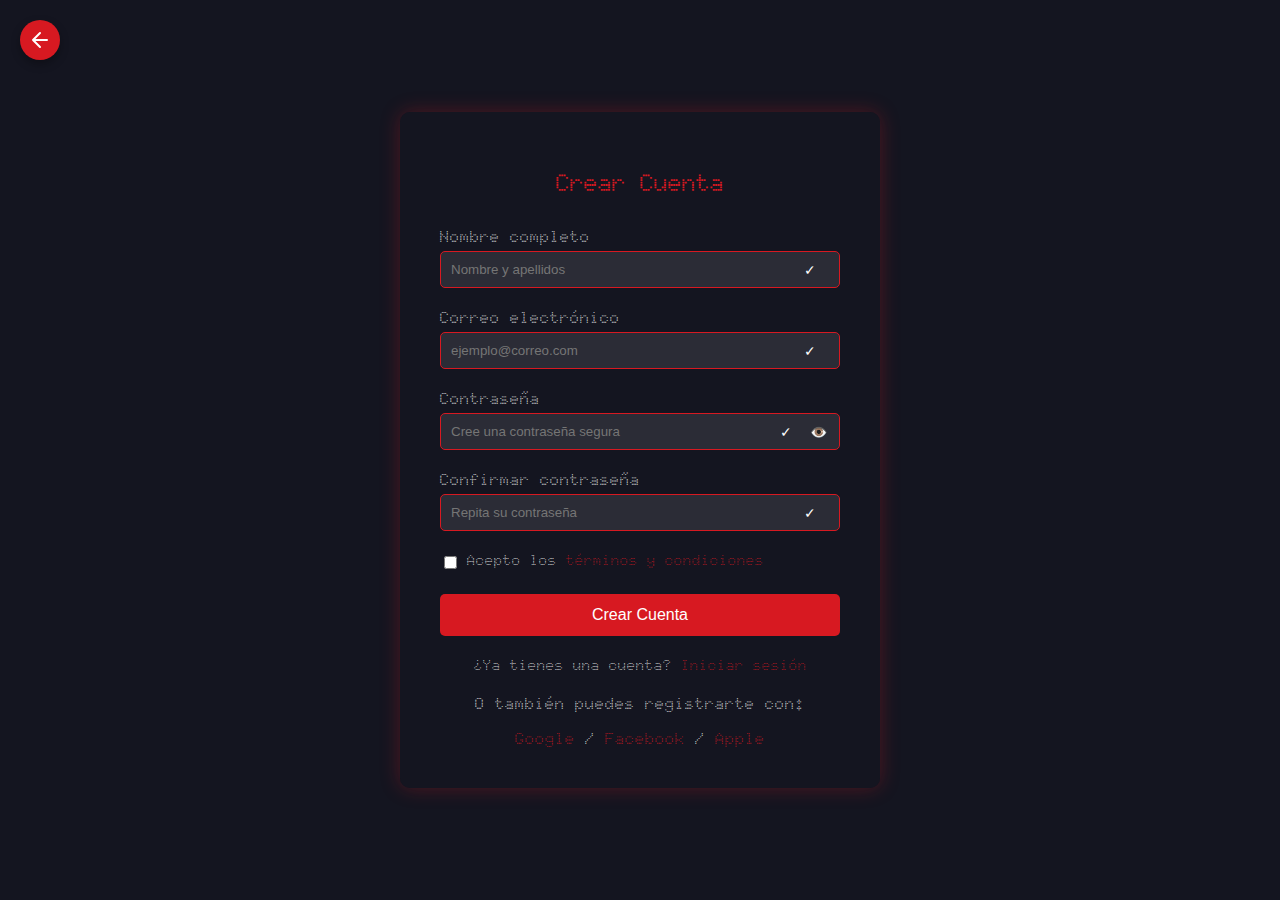
<file: enlaces-interesantes/Creacion de Cuenta/crear-cuenta.html>
<!DOCTYPE html>
<html lang="es">

<head>
    <meta charset="UTF-8">
    <meta name="viewport" content="width=device-width, initial-scale=1.0">
    <title>Crear Cuenta - RecBerry</title>
    <meta name="description"
        content="Crea tu cuenta en RecBerry para acceder a nuestros productos tecnológicos innovadores y futuristas.">
    <link rel="stylesheet" href="https://cdnjs.cloudflare.com/ajax/libs/font-awesome/6.0.0-beta3/css/all.min.css">
    <link rel="stylesheet" href="crear-cuenta_styles.css">
</head>

<body>
    <header>
        <nav aria-label="Navegación principal">
            <a href="../../index.html" class="back-to-home" aria-label="Volver a la página principal">
                <svg xmlns="http://www.w3.org/2000/svg" width="24" height="24" viewBox="0 0 24 24" fill="none"
                    stroke="currentColor" stroke-width="2" stroke-linecap="round" stroke-linejoin="round">
                    <path d="M19 12H5M12 19l-7-7 7-7" />
                </svg>
            </a>
        </nav>
    </header>

    <main class="container">
        <h1>Crear Cuenta</h1>
        <section>
            <form id="createAccountForm">
                <div class="form-group">
                    <label for="name">Nombre completo</label>
                    <div class="input-wrapper">
                        <input type="text" id="name" name="name" required placeholder="Nombre y apellidos">
                        <div class="icon-container">
                            <span class="validation-icon" id="nameValidationIcon" aria-hidden="true">✓</span>
                        </div>
                    </div>
                </div>

                <div class="form-group">
                    <label for="email">Correo electrónico</label>
                    <div class="input-wrapper">
                        <input type="email" id="email" name="email" required placeholder="ejemplo@correo.com">
                        <div class="icon-container">
                            <span class="validation-icon" id="emailValidationIcon" aria-hidden="true">✓</span>
                        </div>
                    </div>
                </div>

                <div class="form-group">
                    <label for="password">Contraseña</label>
                    <div class="input-wrapper">
                        <input type="password" id="password" name="password" required
                            placeholder="Cree una contraseña segura">
                        <div class="icon-container">
                            <span class="validation-icon" id="passwordValidationIcon" aria-hidden="true">✓</span>
                            <button type="button" class="password-toggle" id="passwordToggle"
                                aria-label="Mostrar/ocultar contraseña">👁️</button>
                        </div>
                    </div>
                </div>

                <div class="form-group">
                    <label for="confirmPassword">Confirmar contraseña</label>
                    <div class="input-wrapper">
                        <input type="password" id="confirmPassword" name="confirmPassword" required
                            placeholder="Repita su contraseña">
                        <div class="icon-container">
                            <span class="validation-icon" id="confirmPasswordValidationIcon" aria-hidden="true">✓</span>
                        </div>
                    </div>
                </div>

                <div class="checkbox-group">
                    <input type="checkbox" id="terms" name="terms" required>
                    <label for="terms">Acepto los <a href="../Terminos y Condiciones/terminos-y-condiciones.html" target="_blank">términos y condiciones</a></label>
                </div>

                <button type="submit">Crear Cuenta</button>
            </form>
        </section>

        <section class="additional-options">
            <p>¿Ya tienes una cuenta? <a href="../Inicio de Sesion/inicio-de-sesion.html">Iniciar sesión</a></p>
        </section>

        <div id="accountStatus" role="status" aria-live="polite"></div>
        <div class="loading" id="loadingIndicator" aria-hidden="true"></div>

        <section class="login-options">
            <p>O también puedes registrarte con:</p>
            <nav>
                <a href="https://accounts.google.com" target="_blank" rel="noopener noreferrer">Google</a> /
                <a href="https://www.facebook.com" target="_blank" rel="noopener noreferrer">Facebook</a> /
                <a href="https://appleid.apple.com" target="_blank" rel="noopener noreferrer">Apple</a>
            </nav>
        </section>
    </main>

    <script src="crear-cuenta_script.js"></script>
</body>

</html>
</file>
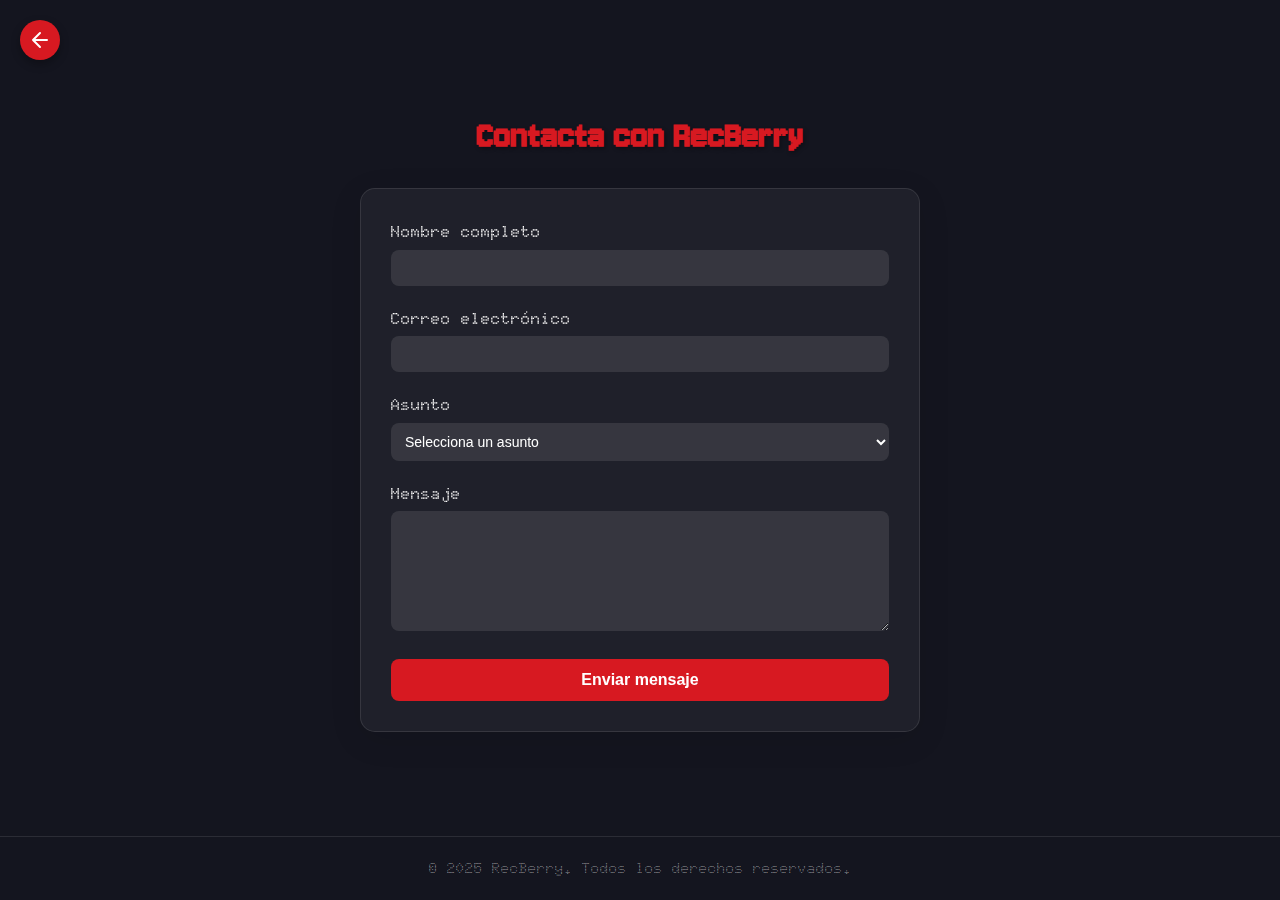
<file: enlaces-interesantes/Formulario de Contacto/formulario-contacto.html>
<!DOCTYPE html>
<html lang="es">

<head>
    <meta charset="UTF-8">
    <meta name="viewport" content="width=device-width, initial-scale=1.0">
    <title>Formulario de Contacto - RecBerry</title>
    <meta name="description" content="Contacta con RecBerry, tu tienda de tecnología innovadora. Estamos aquí para responder tus consultas, proporcionar soporte técnico y atender tus necesidades.">
    <link rel="stylesheet" href="https://cdnjs.cloudflare.com/ajax/libs/font-awesome/6.0.0-beta3/css/all.min.css">
    <link rel="stylesheet" href="formulario-contacto_styles.css">
</head>

<body>
    <header>
        <nav aria-label="Navegación principal">
            <a href="../../index.html" class="back-to-home" aria-label="Volver a la página principal">
                <svg xmlns="http://www.w3.org/2000/svg" width="24" height="24" viewBox="0 0 24 24" fill="none"
                    stroke="currentColor" stroke-width="2" stroke-linecap="round" stroke-linejoin="round">
                    <path d="M19 12H5M12 19l-7-7 7-7" />
                </svg>
            </a>
        </nav>
    </header>

    <main>
        <div class="container">
            <h1>Contacta con RecBerry</h1>
            <section aria-labelledby="contact-form-heading">
                <h2 id="contact-form-heading" class="visually-hidden">Formulario de Contacto</h2>
                <form id="contact-form" action="/submit-form" method="POST">
                    <div class="form-group">
                        <label for="name">Nombre completo</label>
                        <input type="text" id="name" name="name" required aria-required="true">
                        <div class="error" id="name-error" aria-live="polite"></div>
                    </div>
                    <div class="form-group">
                        <label for="email">Correo electrónico</label>
                        <input type="email" id="email" name="email" required aria-required="true">
                        <div class="error" id="email-error" aria-live="polite"></div>
                    </div>
                    <div class="form-group">
                        <label for="subject">Asunto</label>
                        <select id="subject" name="subject" required aria-required="true">
                            <option value="">Selecciona un asunto</option>
                            <option value="consulta">Consulta general</option>
                            <option value="soporte">Soporte técnico</option>
                            <option value="ventas">Ventas</option>
                            <option value="otro">Otro</option>
                        </select>
                        <div class="error" id="subject-error" aria-live="polite"></div>
                    </div>
                    <div class="form-group">
                        <label for="message">Mensaje</label>
                        <textarea id="message" name="message" required aria-required="true"></textarea>
                        <div class="error" id="message-error" aria-live="polite"></div>
                    </div>
                    <button type="submit">Enviar mensaje</button>
                </form>
                <div id="loading" aria-live="assertive" hidden>
                    <div class="spinner" aria-hidden="true"></div>
                    <p>Enviando mensaje...</p>
                </div>
                <div id="success-message" aria-live="assertive" hidden>
                    ¡Gracias por contactarnos! Tu mensaje ha sido enviado con éxito. Nos pondremos en contacto contigo pronto.
                </div>
            </section>
        </div>
    </main>

    <footer>
        <div class="footer">
            <p>&copy; 2025 RecBerry. Todos los derechos reservados.</p>
        </div>
    </footer>

    <script src="formulario-contacto_script.js" defer></script>
</body>

</html>
</file>
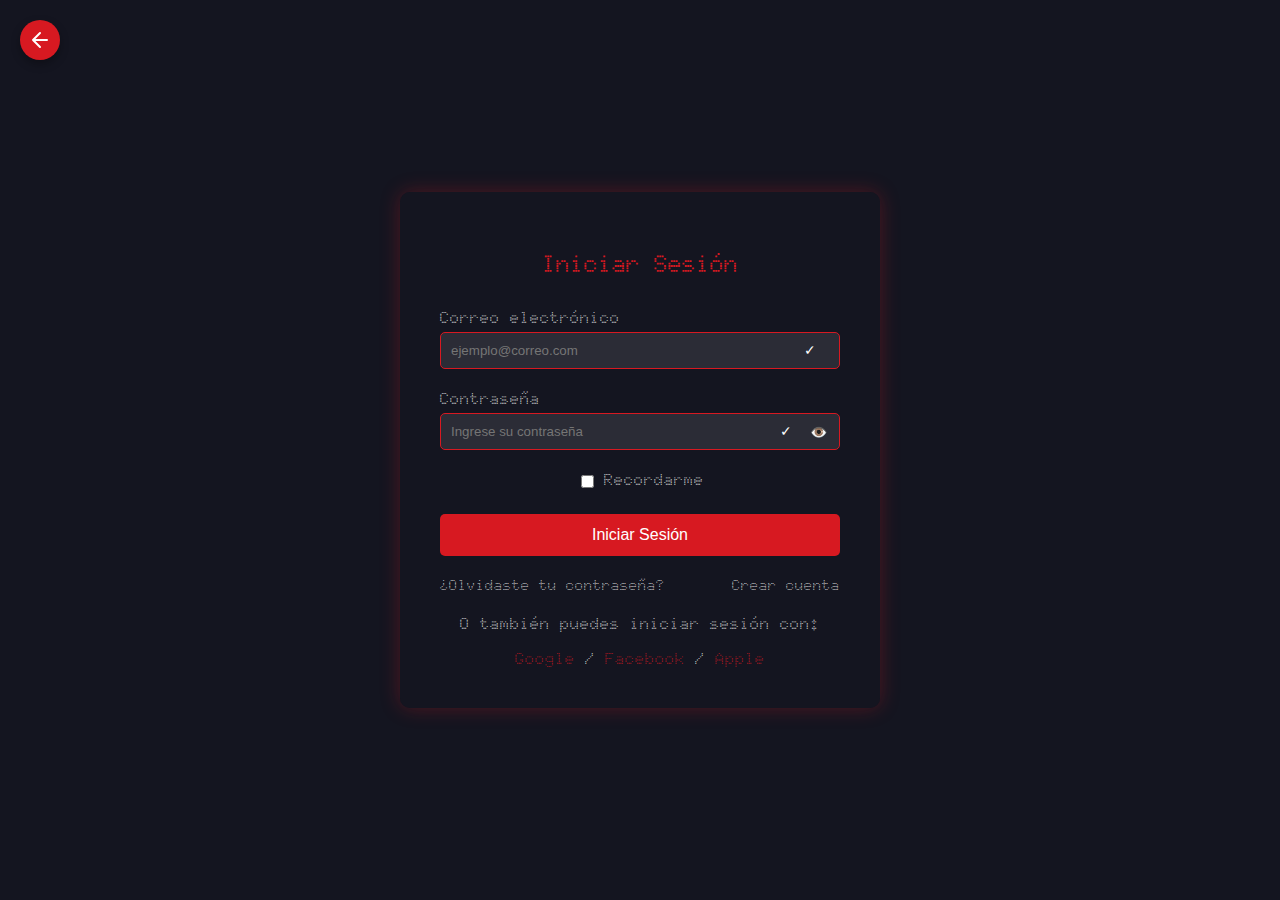
<file: enlaces-interesantes/Inicio de Sesion/inicio-de-sesion.html>
<!DOCTYPE html>
<html lang="es">

<head>
    <meta charset="UTF-8">
    <meta name="viewport" content="width=device-width, initial-scale=1.0">
    <title>Inicio de Sesión - RecBerry</title>
    <meta name="description"
        content="Inicia sesión en tu cuenta de RecBerry para acceder a nuestros productos tecnológicos innovadores y futuristas.">
    <link rel="stylesheet" href="https://cdnjs.cloudflare.com/ajax/libs/font-awesome/6.0.0-beta3/css/all.min.css">
    <link rel="stylesheet" href="inicio-de-sesion_styles.css">
</head>

<body>
    <header>
        <nav aria-label="Navegación principal">
            <a href="../../index.html" class="back-to-home" aria-label="Volver a la página principal">
                <svg xmlns="http://www.w3.org/2000/svg" width="24" height="24" viewBox="0 0 24 24" fill="none"
                    stroke="currentColor" stroke-width="2" stroke-linecap="round" stroke-linejoin="round">
                    <path d="M19 12H5M12 19l-7-7 7-7" />
                </svg>
            </a>
        </nav>
    </header>

    <main class="container">
        <h1>Iniciar Sesión</h1>
        <section>
            <form id="loginForm">

                <div class="form-group">
                    <label for="email">Correo electrónico</label>
                    <div class="input-wrapper">
                        <input type="email" id="email" name="email" required placeholder="ejemplo@correo.com">
                        <div class="icon-container">
                            <span class="validation-icon" id="emailValidationIcon" aria-hidden="true">✓</span>
                        </div>
                    </div>
                </div>

                <div class="form-group">
                    <label for="password">Contraseña</label>
                    <div class="input-wrapper">
                        <input type="password" id="password" name="password" required
                            placeholder="Ingrese su contraseña">
                        <div class="icon-container">
                            <span class="validation-icon" id="passwordValidationIcon" aria-hidden="true">✓</span>
                            <button type="button" class="password-toggle" id="passwordToggle"
                                aria-label="Mostrar/ocultar contraseña">👁️</button>
                        </div>
                    </div>
                </div>

                <div class="checkbox-group">
                    <input type="checkbox" id="remember" name="remember">
                    <label for="remember">Recordarme</label>
                </div>

                <button type="submit">Iniciar Sesión</button>
            </form>
        </section>

        <section class="additional-options">
            <a href="#" id="forgotPassword">¿Olvidaste tu contraseña?</a>
            <a href="#" id="createAccount">Crear cuenta</a>
        </section>

        <div id="loginStatus" role="status" aria-live="polite"></div>
        <div class="loading" id="loadingIndicator" aria-hidden="true"></div>

        <section class="login-options">
            <p>O también puedes iniciar sesión con:</p>
            <nav>
                <a href="https://accounts.google.com/v3/signin/identifier?service=accountsettings&continue=https%3A%2F%2Fmyaccount.google.com%2F%3Fpli%3D1&ec=GAlAwAE&hl=es&authuser=0&ddm=1&flowName=GlifWebSignIn&flowEntry=AddSession" target="_blank"
                    rel="noopener noreferrer">Google</a> /
                <a href="https://www.facebook.com/?locale=es_ES" target="_blank" rel="noopener noreferrer">Facebook</a>
                /
                <a href="https://secure6.store.apple.com/es/shop/signIn?ssi=1AAABlcO0sZwgB1R38xqcUrBUbrVlC5_UxQSILGvzmapXbqwcI2Byad4AAAAbaHR0cHM6Ly93d3cuYXBwbGUuY29tL2VzL3x8AAIBNe8SS5COwgRvw9x99ucKzifVTYCUG1fzGZk4WEIMrYQ" target="_blank" rel="noopener noreferrer">Apple</a>
            </nav>
        </section>
    </main>

    <script src="inicio-de-sesion_script.js"></script>
</body>

</html>
</file>
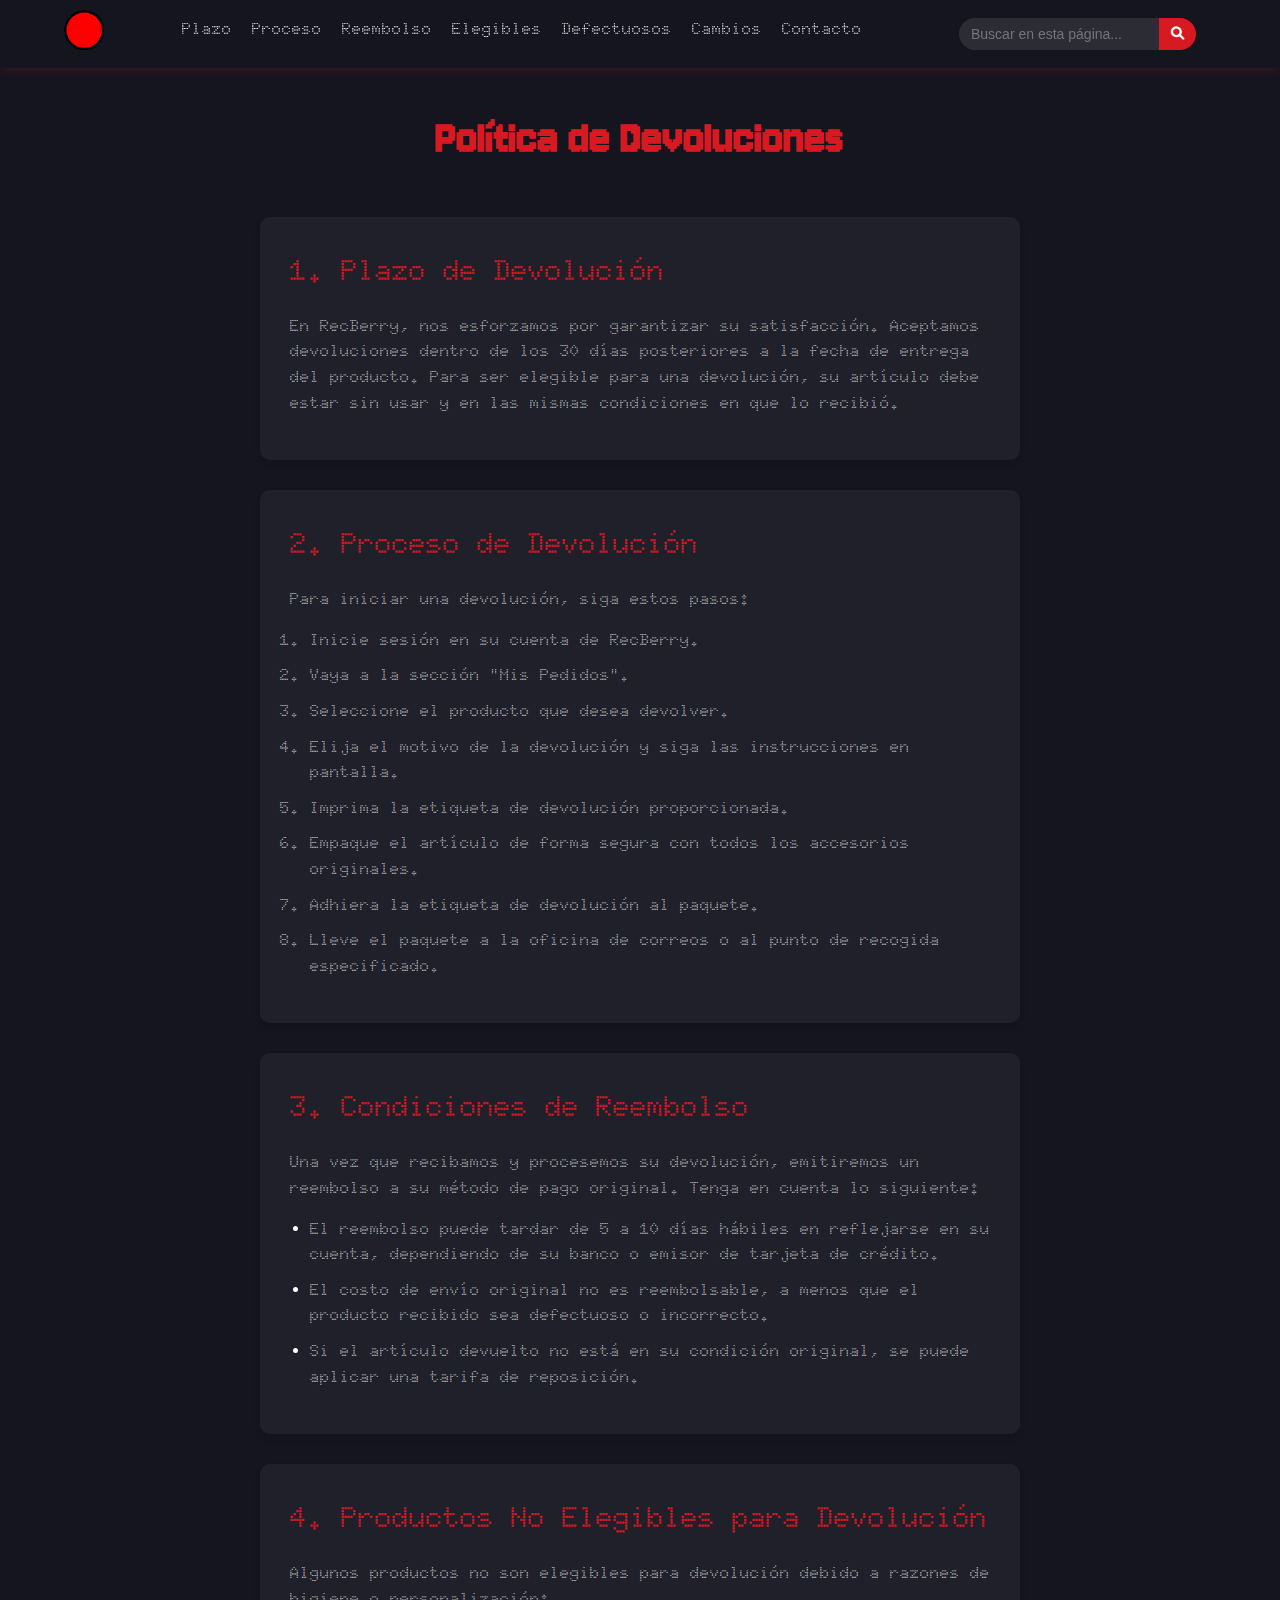
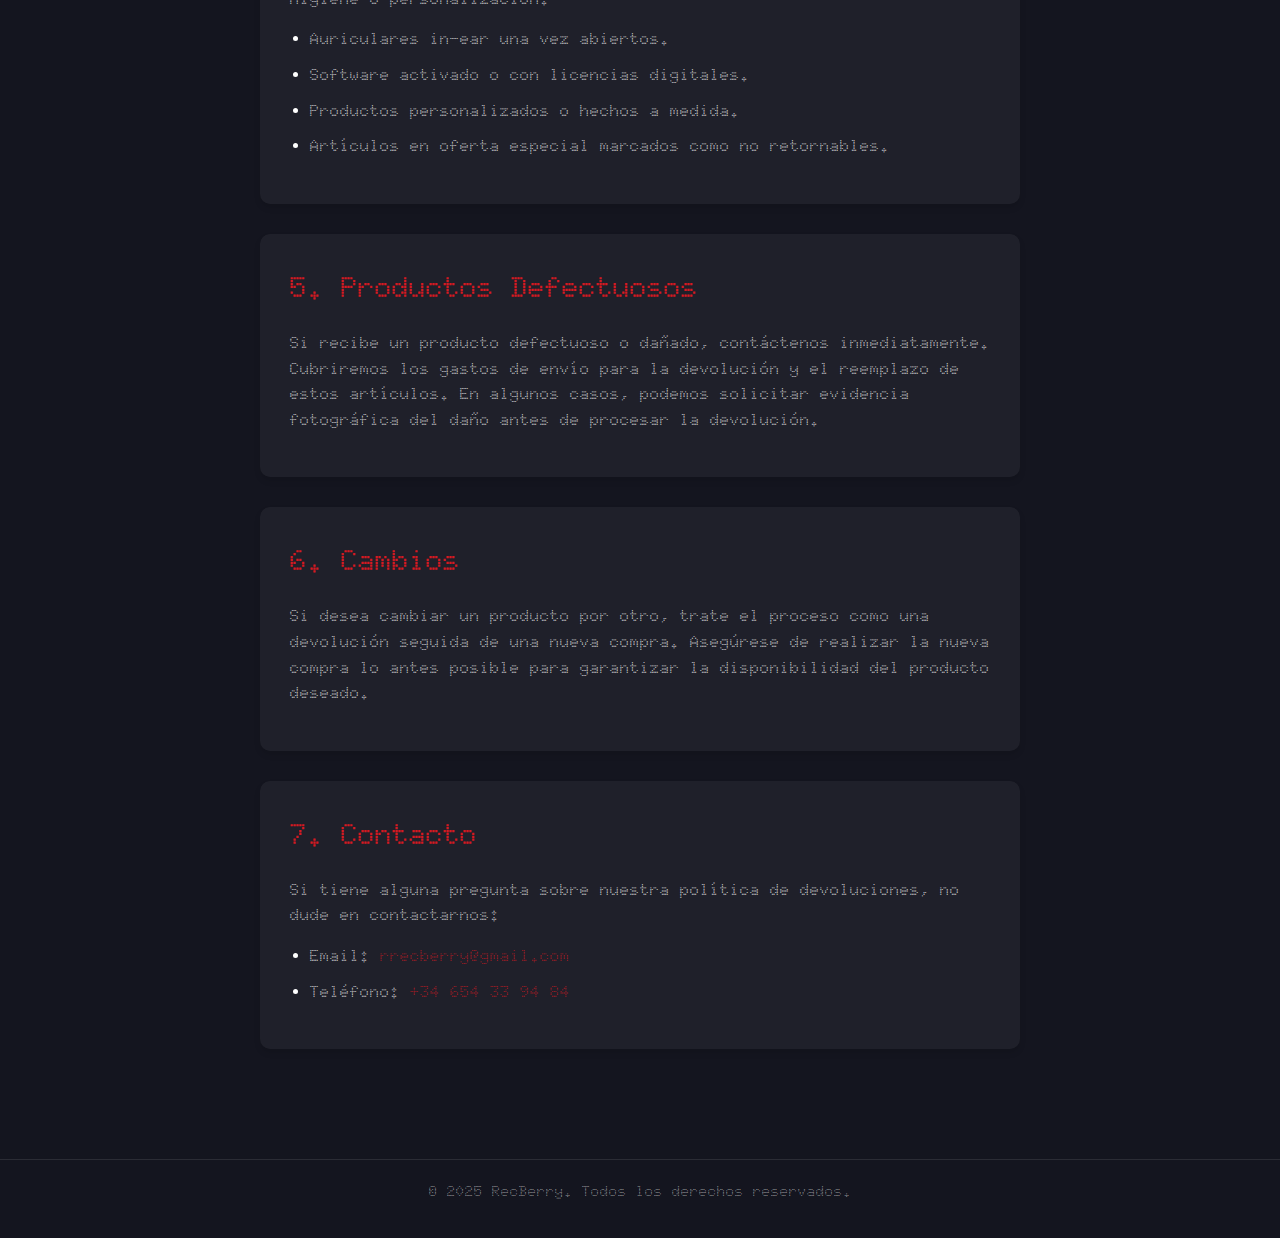
<file: enlaces-interesantes/Politica de Devoluciones/politica-de-devoluciones.html>
<!DOCTYPE html>
<html lang="es">
<head>
    <meta charset="UTF-8">
    <meta name="viewport" content="width=device-width, initial-scale=1.0">
    <title>Política de Devoluciones - RecBerry</title>
    <meta name="description" content="Política de devoluciones de RecBerry. Información detallada sobre plazos, procesos y condiciones para devoluciones de productos.">
    <meta name="keywords" content="RecBerry, devoluciones, política, reembolso, productos, tecnología, electrónica">
    <link rel="stylesheet" href="https://cdnjs.cloudflare.com/ajax/libs/font-awesome/6.0.0-beta3/css/all.min.css">
    <link rel="stylesheet" href="politica-de-devoluciones_styles.css">
</head>
<body>

    <header class="navbar">
        <div class="navbar-container">
            <div class="navbar-logo">
                <a href="../../index.html">
                    <img src="../../imagenes/logo-minimalista.png" alt="RecBerry Logo" class="logo-image">
                </a>
            </div>
            <nav class="navbar-menu">
                <ul>
                    <li><a href="#plazo-devoluciones">Plazo</a></li>
                    <li><a href="#proceso-devoluciones">Proceso</a></li>
                    <li><a href="#reembolso-devoluciones">Reembolso</a></li>
                    <li><a href="#productos-elegibles-devoluciones">Elegibles</a></li>
                    <li><a href="#productos-defectuosos-devoluciones">Defectuosos</a></li>
                    <li><a href="#cambios-devoluciones">Cambios</a></li>
                    <li><a href="#contacto">Contacto</a></li>
                </ul>
            </nav>
            <div class="navbar-actions">
                <div class="search-bar">
                    <input type="text" placeholder="Buscar en esta página...">
                    <button type="submit" class="search-button">
                        <i class="fas fa-search" aria-hidden="true"></i>
                        <span class="sr-only">Buscar</span>
                    </button>
                </div>
            </div>
        </div>
    </header>

    <main class="container">
        <h1>Política de Devoluciones</h1>
        
        <section class="section" aria-labelledby="plazo-devolucion" id="plazo-devoluciones">
            <h2 id="plazo-devolucion">1. Plazo de Devolución</h2>
            <p>En RecBerry, nos esforzamos por garantizar su satisfacción. Aceptamos devoluciones dentro de los 30 días posteriores a la fecha de entrega del producto. Para ser elegible para una devolución, su artículo debe estar sin usar y en las mismas condiciones en que lo recibió.</p>
        </section>

        <section class="section" aria-labelledby="proceso-devolucion" id="proceso-devoluciones">
            <h2 id="proceso-devolucion">2. Proceso de Devolución</h2>
            <p>Para iniciar una devolución, siga estos pasos:</p>
            <ol>
                <li>Inicie sesión en su cuenta de RecBerry.</li>
                <li>Vaya a la sección "Mis Pedidos".</li>
                <li>Seleccione el producto que desea devolver.</li>
                <li>Elija el motivo de la devolución y siga las instrucciones en pantalla.</li>
                <li>Imprima la etiqueta de devolución proporcionada.</li>
                <li>Empaque el artículo de forma segura con todos los accesorios originales.</li>
                <li>Adhiera la etiqueta de devolución al paquete.</li>
                <li>Lleve el paquete a la oficina de correos o al punto de recogida especificado.</li>
            </ol>
        </section>

        <section class="section" aria-labelledby="condiciones-reembolso" id="reembolso-devoluciones">
            <h2 id="condiciones-reembolso">3. Condiciones de Reembolso</h2>
            <p>Una vez que recibamos y procesemos su devolución, emitiremos un reembolso a su método de pago original. Tenga en cuenta lo siguiente:</p>
            <ul>
                <li>El reembolso puede tardar de 5 a 10 días hábiles en reflejarse en su cuenta, dependiendo de su banco o emisor de tarjeta de crédito.</li>
                <li>El costo de envío original no es reembolsable, a menos que el producto recibido sea defectuoso o incorrecto.</li>
                <li>Si el artículo devuelto no está en su condición original, se puede aplicar una tarifa de reposición.</li>
            </ul>
        </section>

        <section class="section" aria-labelledby="productos-no-elegibles" id="productos-elegibles-devoluciones">
            <h2 id="productos-no-elegibles">4. Productos No Elegibles para Devolución</h2>
            <p>Algunos productos no son elegibles para devolución debido a razones de higiene o personalización:</p>
            <ul>
                <li>Auriculares in-ear una vez abiertos.</li>
                <li>Software activado o con licencias digitales.</li>
                <li>Productos personalizados o hechos a medida.</li>
                <li>Artículos en oferta especial marcados como no retornables.</li>
            </ul>
        </section>

        <section class="section" aria-labelledby="productos-defectuosos" id="productos-defectuosos-devoluciones">
            <h2 id="productos-defectuosos">5. Productos Defectuosos</h2>
            <p>Si recibe un producto defectuoso o dañado, contáctenos inmediatamente. Cubriremos los gastos de envío para la devolución y el reemplazo de estos artículos. En algunos casos, podemos solicitar evidencia fotográfica del daño antes de procesar la devolución.</p>
        </section>

        <section class="section" aria-labelledby="cambios" id="cambios-devoluciones">
            <h2 id="cambios">6. Cambios</h2>
            <p>Si desea cambiar un producto por otro, trate el proceso como una devolución seguida de una nueva compra. Asegúrese de realizar la nueva compra lo antes posible para garantizar la disponibilidad del producto deseado.</p>
        </section>

        <section class="section" aria-labelledby="contacto" id="contacto">
            <h2 id="contacto">7. Contacto</h2>
            <p>Si tiene alguna pregunta sobre nuestra política de devoluciones, no dude en contactarnos:</p>
            <ul>
                <li>Email: <a href="mailto:rrecberry@gmail.com">rrecberry@gmail.com</a></li>
                <li>Teléfono: <a href="tel:+34654339484">+34 654 33 94 84</a></li>
            </ul>
        </section>
    </main>

    <footer>
        <p>&copy; 2025 RecBerry. Todos los derechos reservados.</p>
    </footer>

</body>
</html>
</file>
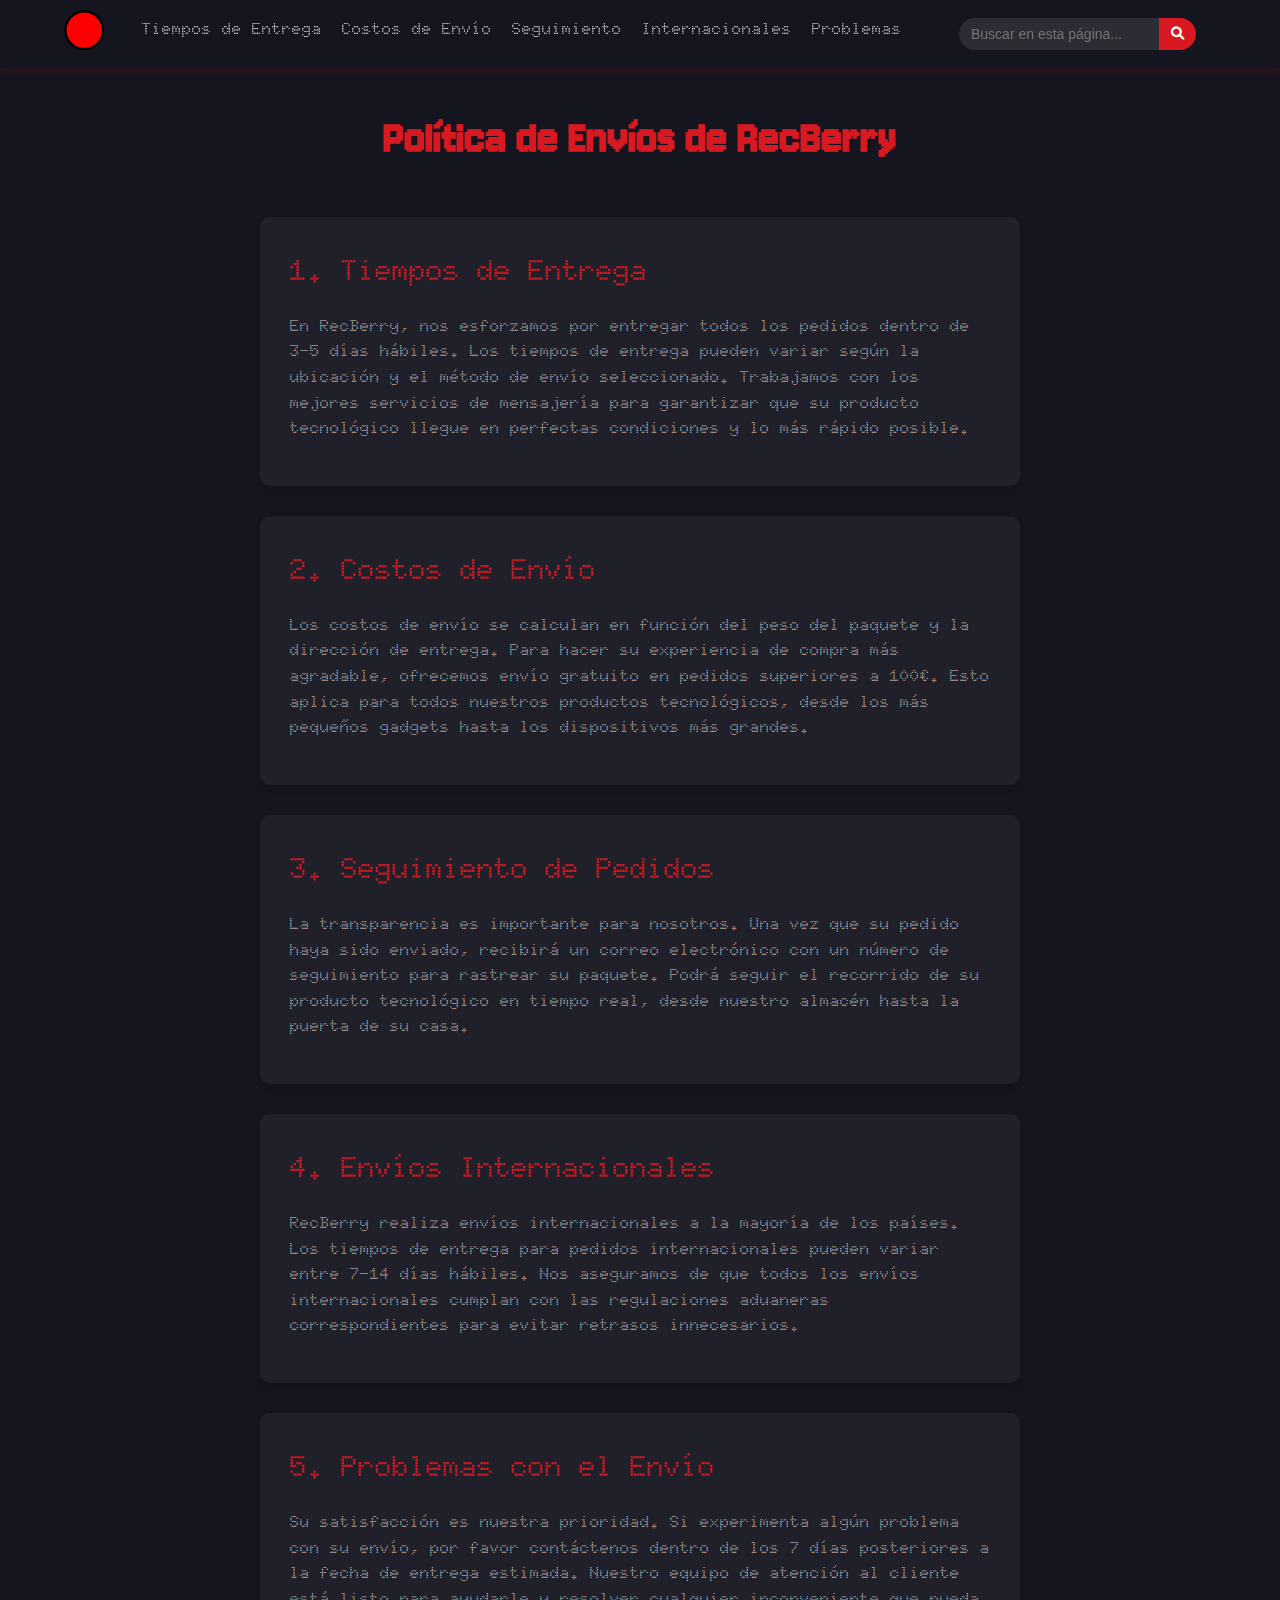
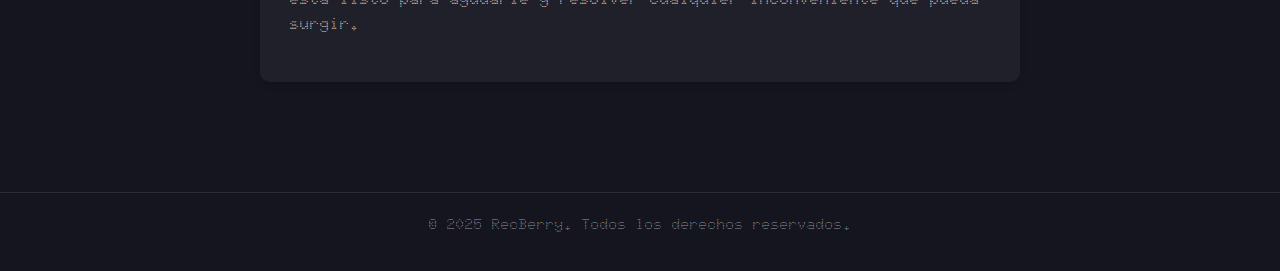
<file: enlaces-interesantes/Politica de Envios/politica-de-envios.html>
<!DOCTYPE html>
<html lang="es">

<head>
    <meta charset="UTF-8">
    <meta name="viewport" content="width=device-width, initial-scale=1.0">
    <title>Política de Envíos - RecBerry</title>
    <meta name="description"
        content="Descubre la política de envíos de RecBerry. Información sobre tiempos de entrega, costos, seguimiento de pedidos y envíos internacionales para tus productos tecnológicos.">
    <meta name="keywords"
        content="RecBerry, política de envíos, tiempos de entrega, costos de envío, seguimiento de pedidos, envíos internacionales, tecnología futurista">
    <link rel="stylesheet" href="https://cdnjs.cloudflare.com/ajax/libs/font-awesome/6.0.0-beta3/css/all.min.css">
    <link rel="stylesheet" href="politica-de-envios_styles.css">
</head>

<body>

    <header class="navbar">
        <div class="navbar-container">
            <div class="navbar-logo">
                <a href="../../index.html">
                    <img src="../../imagenes/logo-minimalista.png" alt="RecBerry Logo" class="logo-image">
                </a>
            </div>
            <nav class="navbar-menu">
                <ul>
                    <li><a href="#tiempos-entrega">Tiempos de Entrega</a></li>
                    <li><a href="#costos-envio">Costos de Envío</a></li>
                    <li><a href="#seguimiento-pedidos">Seguimiento</a></li>
                    <li><a href="#envios-internacionales">Internacionales</a></li>
                    <li><a href="#problemas-envio">Problemas</a></li>
                </ul>
            </nav>
            <div class="navbar-actions">
                <div class="search-bar">
                    <input type="text" placeholder="Buscar en esta página...">
                    <button type="submit" class="search-button">
                        <i class="fas fa-search" aria-hidden="true"></i>
                        <span class="sr-only">Buscar</span>
                    </button>
                </div>
            </div>
        </div>
    </header>

    <main class="container">
        <h1>Política de Envíos de RecBerry</h1>

        <section class="section" aria-labelledby="tiempos-entrega" id="tiempos-entrega">
            <h2 id="tiempos-entrega">1. Tiempos de Entrega</h2>
            <p>En RecBerry, nos esforzamos por entregar todos los pedidos dentro de 3-5 días hábiles. Los tiempos de
                entrega pueden variar según la ubicación y el método de envío seleccionado. Trabajamos con los mejores
                servicios de mensajería para garantizar que su producto tecnológico llegue en perfectas condiciones y lo
                más rápido posible.</p>
        </section>

        <section class="section" aria-labelledby="costos-envio" id="costos-envio">
            <h2 id="costos-envio">2. Costos de Envío</h2>
            <p>Los costos de envío se calculan en función del peso del paquete y la dirección de entrega. Para hacer su
                experiencia de compra más agradable, ofrecemos envío gratuito en pedidos superiores a 100€. Esto aplica
                para todos nuestros productos tecnológicos, desde los más pequeños gadgets hasta los dispositivos más
                grandes.</p>
        </section>

        <section class="section" aria-labelledby="seguimiento-pedidos" id="seguimiento-pedidos">
            <h2 id="seguimiento-pedidos">3. Seguimiento de Pedidos</h2>
            <p>La transparencia es importante para nosotros. Una vez que su pedido haya sido enviado, recibirá un correo
                electrónico con un número de seguimiento para rastrear su paquete. Podrá seguir el recorrido de su
                producto tecnológico en tiempo real, desde nuestro almacén hasta la puerta de su casa.</p>
        </section>

        <section class="section" aria-labelledby="envios-internacionales" id="envios-internacionales">
            <h2 id="envios-internacionales">4. Envíos Internacionales</h2>
            <p>RecBerry realiza envíos internacionales a la mayoría de los países. Los tiempos de entrega para pedidos
                internacionales pueden variar entre 7-14 días hábiles. Nos aseguramos de que todos los envíos
                internacionales cumplan con las regulaciones aduaneras correspondientes para evitar retrasos
                innecesarios.</p>
        </section>

        <section class="section" aria-labelledby="problemas-envio" id="problemas-envio">
            <h2 id="problemas-envio">5. Problemas con el Envío</h2>
            <p>Su satisfacción es nuestra prioridad. Si experimenta algún problema con su envío, por favor contáctenos
                dentro de los 7 días posteriores a la fecha de entrega estimada. Nuestro equipo de atención al cliente
                está listo para ayudarle y resolver cualquier inconveniente que pueda surgir.</p>
        </section>
    </main>

    <footer>
        <p>&copy; 2025 RecBerry. Todos los derechos reservados.</p>
    </footer>

</body>

</html>
</file>
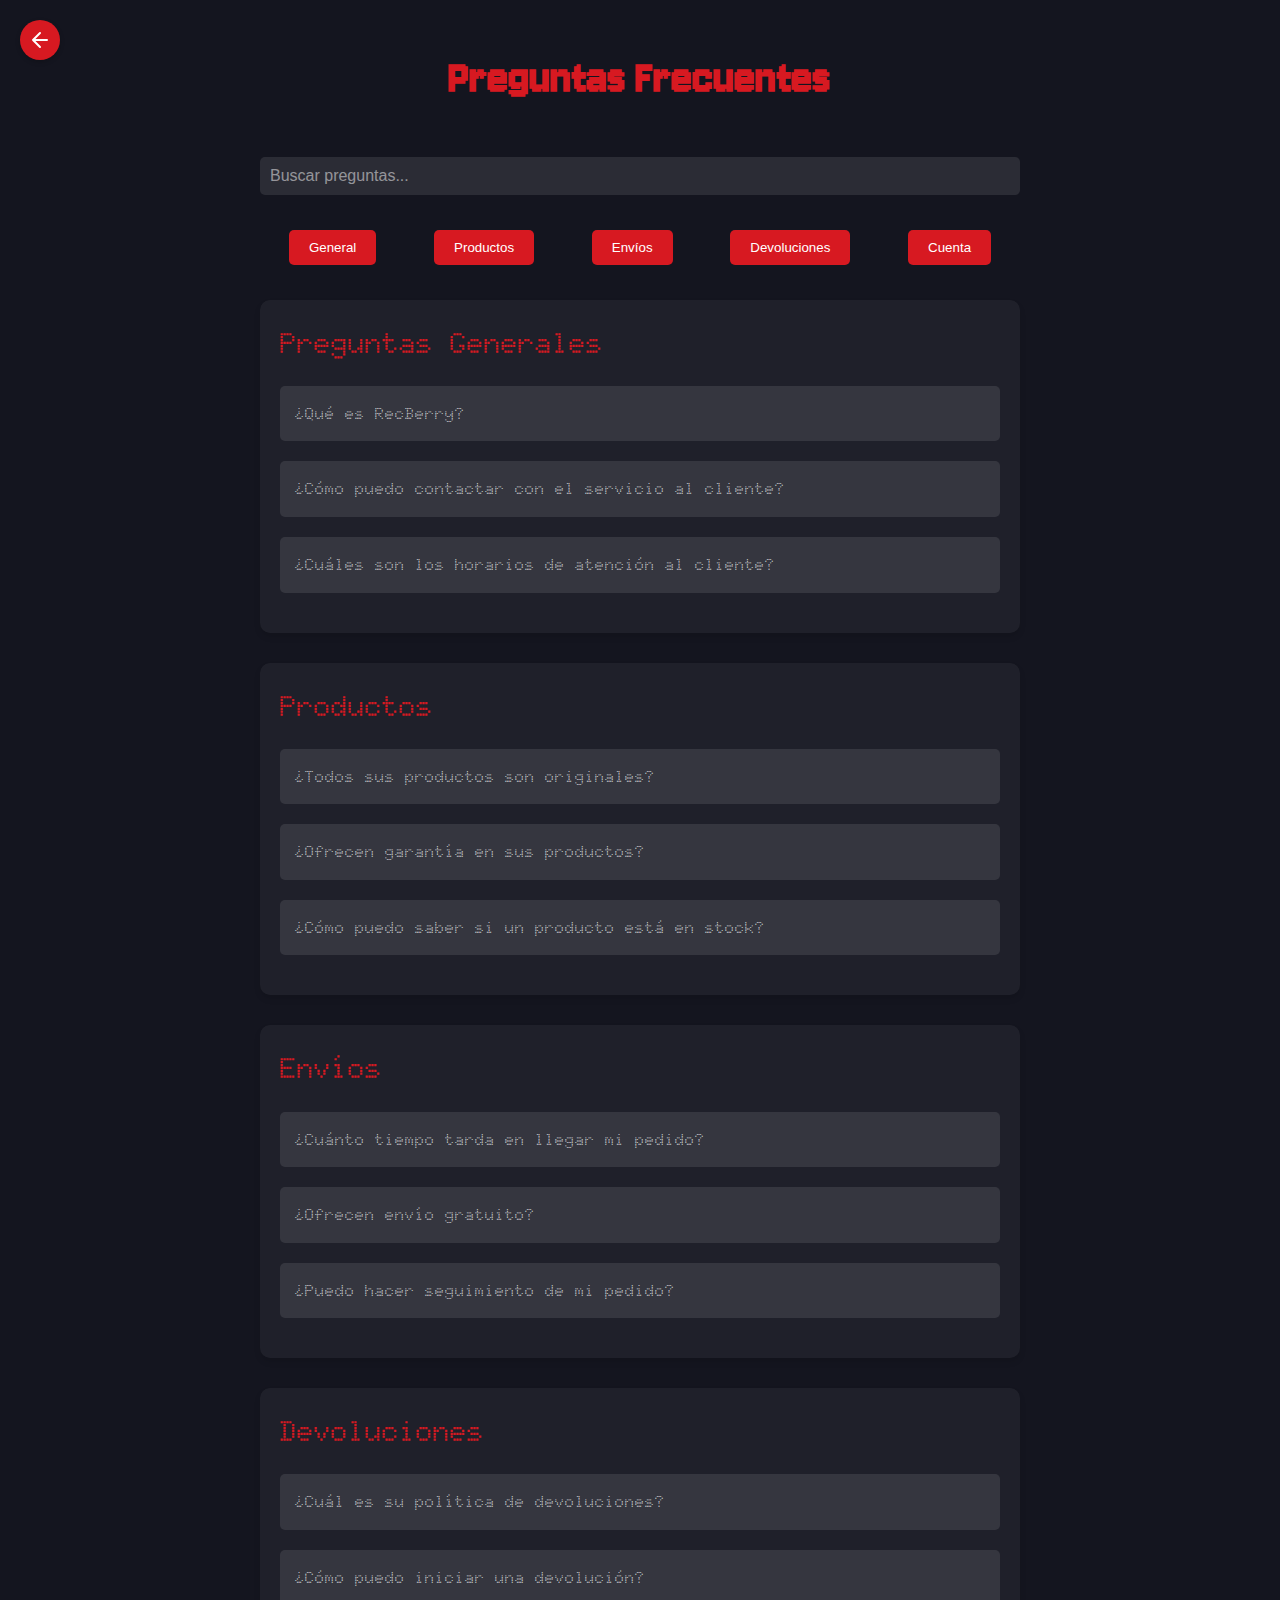
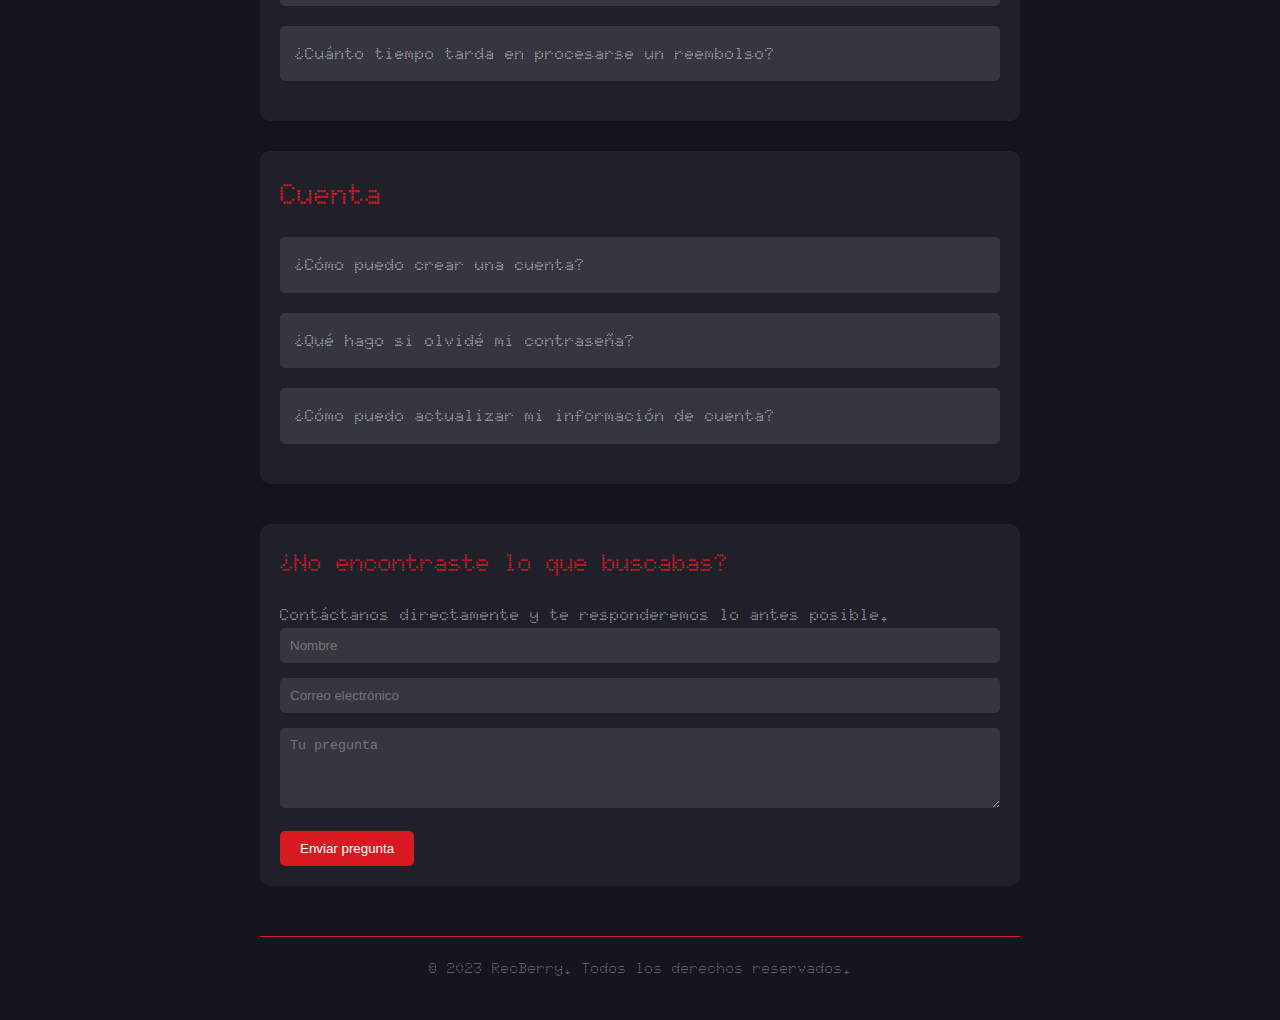
<file: enlaces-interesantes/Preguntas Frecuentes/preguntas-frecuentes.html>
<!DOCTYPE html>
<html lang="es">
<head>
    <meta charset="UTF-8">
    <meta name="viewport" content="width=device-width, initial-scale=1.0">
    <link rel="stylesheet" href="preguntas-frecuentes-styles.css">
    <title>Preguntas Frecuentes - RecBerry</title>
</head>
<body>
    <a href="../../index.html" class="back-to-home">
        <svg xmlns="http://www.w3.org/2000/svg" width="24" height="24" viewBox="0 0 24 24" fill="none" stroke="currentColor" stroke-width="2" stroke-linecap="round" stroke-linejoin="round">
            <path d="M19 12H5M12 19l-7-7 7-7"/>
        </svg>
    </a>

    <div class="container">
        <h1>Preguntas Frecuentes</h1>

        <div class="search-container">
            <input type="text" id="faq-search" placeholder="Buscar preguntas...">
        </div>

        <div id="faq-categories">
            <button class="category-button" data-category="general">General</button>
            <button class="category-button" data-category="productos">Productos</button>
            <button class="category-button" data-category="envios">Envíos</button>
            <button class="category-button" data-category="devoluciones">Devoluciones</button>
            <button class="category-button" data-category="cuenta">Cuenta</button>
        </div>

        <div class="faq-section">
            <div class="faq-category" data-category="general">
                <h2>Preguntas Generales</h2>
                <div class="faq-item">
                    <div class="faq-question">¿Qué es RecBerry?</div>
                    <div class="faq-answer">RecBerry es una tienda en línea especializada en productos tecnológicos innovadores y futuristas. Ofrecemos una amplia gama de dispositivos y accesorios de alta calidad para entusiastas de la tecnología.</div>
                </div>
                <div class="faq-item">
                    <div class="faq-question">¿Cómo puedo contactar con el servicio al cliente?</div>
                    <div class="faq-answer">Puede contactarnos a través de nuestro formulario de contacto en línea, por correo electrónico a support@recberry.com, o llamando a nuestro número de atención al cliente: +34 900 123 456.</div>
                </div>
                <div class="faq-item">
                    <div class="faq-question">¿Cuáles son los horarios de atención al cliente?</div>
                    <div class="faq-answer">Nuestro equipo de atención al cliente está disponible de lunes a viernes, de 9:00 a 18:00 horas (hora local).</div>
                </div>
            </div>

            <div class="faq-category" data-category="productos">
                <h2>Productos</h2>
                <div class="faq-item">
                    <div class="faq-question">¿Todos sus productos son originales?</div>
                    <div class="faq-answer">Sí, todos nuestros productos son 100% originales y auténticos. Trabajamos directamente con fabricantes y distribuidores autorizados para garantizar la calidad de nuestros productos.</div>
                </div>
                <div class="faq-item">
                    <div class="faq-question">¿Ofrecen garantía en sus productos?</div>
                    <div class="faq-answer">Sí, todos nuestros productos vienen con una garantía del fabricante. La duración de la garantía puede variar según el producto, pero generalmente es de 1 a 2 años.</div>
                </div>
                <div class="faq-item">
                    <div class="faq-question">¿Cómo puedo saber si un producto está en stock?</div>
                    <div class="faq-answer">En la página de cada producto, verá un indicador de disponibilidad. Si un producto está agotado, puede registrarse para recibir una notificación cuando vuelva a estar disponible.</div>
                </div>
            </div>

            <div class="faq-category" data-category="envios">
                <h2>Envíos</h2>
                <div class="faq-item">
                    <div class="faq-question">¿Cuánto tiempo tarda en llegar mi pedido?</div>
                    <div class="faq-answer">Los tiempos de entrega varían según su ubicación. Para envíos nacionales, el tiempo estimado es de 3-5 días hábiles. Para envíos internacionales, puede tomar entre 7-14 días hábiles.</div>
                </div>
                <div class="faq-item">
                    <div class="faq-question">¿Ofrecen envío gratuito?</div>
                    <div class="faq-answer">Sí, ofrecemos envío gratuito en pedidos superiores a 100€ para envíos nacionales. Para pedidos internacionales, el envío gratuito se aplica en compras superiores a 200€.</div>
                </div>
                <div class="faq-item">
                    <div class="faq-question">¿Puedo hacer seguimiento de mi pedido?</div>
                    <div class="faq-answer">Sí, una vez que su pedido haya sido enviado, recibirá un correo electrónico con un número de seguimiento y un enlace para rastrear su paquete en tiempo real.</div>
                </div>
            </div>

            <div class="faq-category" data-category="devoluciones">
                <h2>Devoluciones</h2>
                <div class="faq-item">
                    <div class="faq-question">¿Cuál es su política de devoluciones?</div>
                    <div class="faq-answer">Aceptamos devoluciones dentro de los 30 días posteriores a la recepción del producto. El artículo debe estar sin usar y en su embalaje original. Los gastos de envío de la devolución corren por cuenta del cliente, a menos que el producto sea defectuoso.</div>
                </div>
                <div class="faq-item">
                    <div class="faq-question">¿Cómo puedo iniciar una devolución?</div>
                    <div class="faq-answer">Para iniciar una devolución, inicie sesión en su cuenta, vaya a la sección "Mis Pedidos", seleccione el pedido que desea devolver y siga las instrucciones. También puede contactar con nuestro servicio de atención al cliente para obtener ayuda.</div>
                </div>
                <div class="faq-item">
                    <div class="faq-question">¿Cuánto tiempo tarda en procesarse un reembolso?</div>
                    <div class="faq-answer">Una vez que recibamos y procesemos su devolución, el reembolso se realizará en un plazo de 5-10 días hábiles, dependiendo de su método de pago original.</div>
                </div>
            </div>

            <div class="faq-category" data-category="cuenta">
                <h2>Cuenta</h2>
                <div class="faq-item">
                    <div class="faq-question">¿Cómo puedo crear una cuenta?</div>
                    <div class="faq-answer">Puede crear una cuenta haciendo clic en el botón "Registrarse" en la esquina superior derecha de nuestra página web. Siga las instrucciones para completar su perfil.</div>
                </div>
                <div class="faq-item">
                    <div class="faq-question">¿Qué hago si olvidé mi contraseña?</div>
                    <div class="faq-answer">Si ha olvidado su contraseña, haga clic en "¿Olvidó su contraseña?" en la página de inicio de sesión. Se le enviará un correo electrónico con instrucciones para restablecer su contraseña.</div>
                </div>
                <div class="faq-item">
                    <div class="faq-question">¿Cómo puedo actualizar mi información de cuenta?</div>
                    <div class="faq-answer">Inicie sesión en su cuenta y vaya a la sección "Mi Perfil". Allí podrá actualizar su información personal, dirección de envío y preferencias de comunicación.</div>
                </div>
            </div>
        </div>

        <div id="contact-form">
            <h2>¿No encontraste lo que buscabas?</h2>
            <p>Contáctanos directamente y te responderemos lo antes posible.</p>
            <form>
                <input type="text" placeholder="Nombre" required>
                <input type="email" placeholder="Correo electrónico" required>
                <textarea placeholder="Tu pregunta" rows="4" required></textarea>
                <button type="submit">Enviar pregunta</button>
            </form>
        </div>

        <div class="footer">
            <p>&copy; 2023 RecBerry. Todos los derechos reservados.</p>
        </div>
    </div>

    <script src="preguntas-frecuentes-script.js"></script>
</body>
</html>
</file>
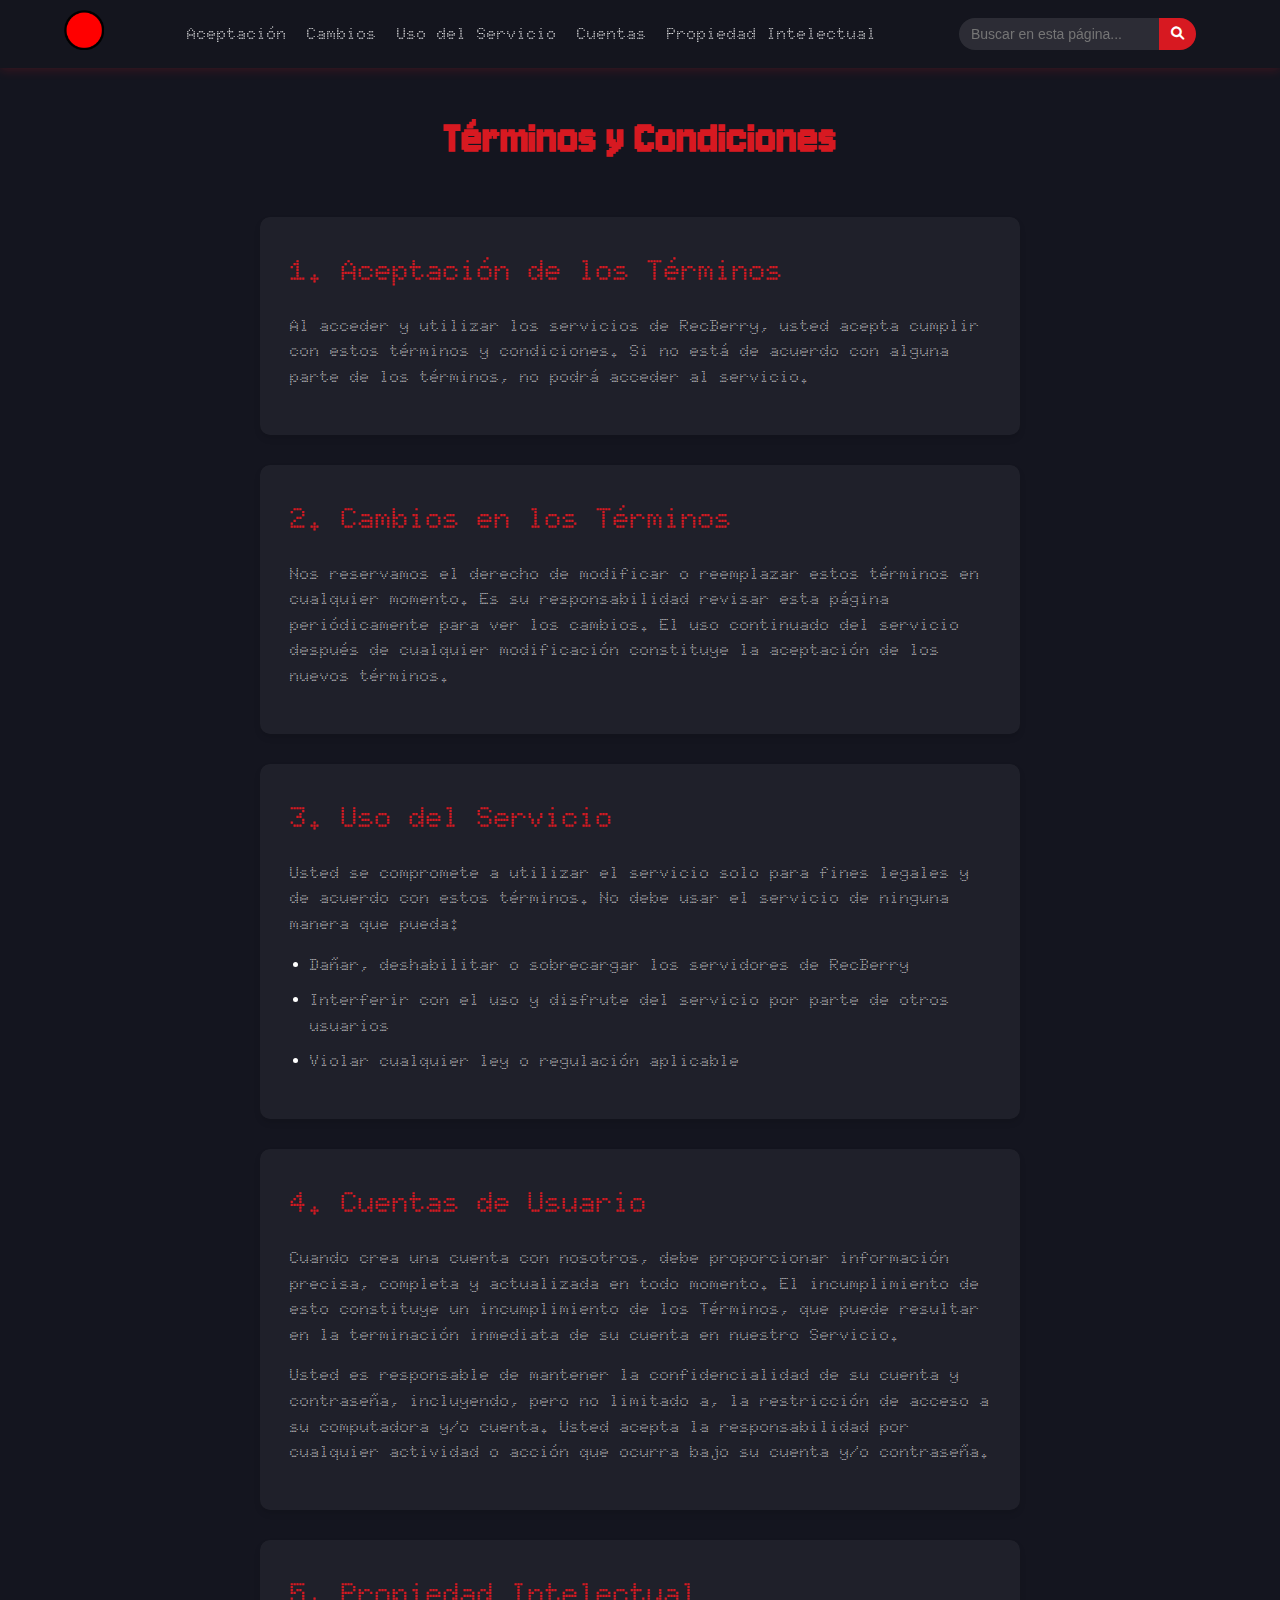
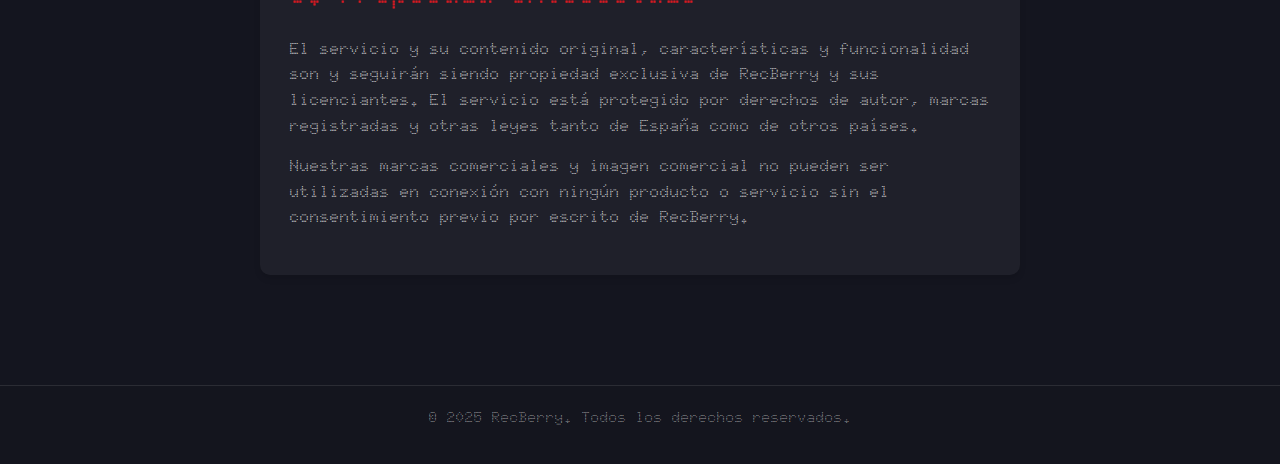
<file: enlaces-interesantes/Terminos y Condiciones/terminos-y-condiciones.html>
<!DOCTYPE html>
<html lang="es">
<head>
    <meta charset="UTF-8">
    <meta name="viewport" content="width=device-width, initial-scale=1.0">
    <title>Términos y Condiciones - RecBerry</title>
    <meta name="description" content="Términos y condiciones de RecBerry. Información detallada sobre el uso del servicio, cuentas de usuario y propiedad intelectual.">
    <meta name="keywords" content="RecBerry, términos, condiciones, uso del servicio, cuentas de usuario, propiedad intelectual">
    <link rel="stylesheet" href="https://cdnjs.cloudflare.com/ajax/libs/font-awesome/6.0.0-beta3/css/all.min.css">
    <link rel="stylesheet" href="terminos-y-condiciones_styles.css">
</head>
<body>
    <header class="navbar">
        <div class="navbar-container">
            <div class="navbar-logo">
                <a href="../../index.html">
                    <img src="../../imagenes/logo-minimalista.png" alt="RecBerry Logo" class="logo-image">
                </a>
            </div>
            <nav class="navbar-menu">
                <ul>
                    <li><a href="#aceptacion">Aceptación</a></li>
                    <li><a href="#cambios">Cambios</a></li>
                    <li><a href="#uso">Uso del Servicio</a></li>
                    <li><a href="#cuentas">Cuentas</a></li>
                    <li><a href="#propiedad">Propiedad Intelectual</a></li>
                </ul>
            </nav>
            <div class="navbar-actions">
                <div class="search-bar">
                    <input type="text" placeholder="Buscar en esta página...">
                    <button type="submit" class="search-button">
                        <i class="fas fa-search" aria-hidden="true"></i>
                        <span class="sr-only">Buscar</span>
                    </button>
                </div>
            </div>
        </div>
    </header>

    <main class="container">
        <h1>Términos y Condiciones</h1>
        
        <section class="section" aria-labelledby="aceptacion-terminos" id="aceptacion">
            <h2 id="aceptacion-terminos">1. Aceptación de los Términos</h2>
            <p>Al acceder y utilizar los servicios de RecBerry, usted acepta cumplir con estos términos y condiciones. Si no está de acuerdo con alguna parte de los términos, no podrá acceder al servicio.</p>
        </section>

        <section class="section" aria-labelledby="cambios-terminos" id="cambios">
            <h2 id="cambios-terminos">2. Cambios en los Términos</h2>
            <p>Nos reservamos el derecho de modificar o reemplazar estos términos en cualquier momento. Es su responsabilidad revisar esta página periódicamente para ver los cambios. El uso continuado del servicio después de cualquier modificación constituye la aceptación de los nuevos términos.</p>
        </section>

        <section class="section" aria-labelledby="uso-servicio" id="uso">
            <h2 id="uso-servicio">3. Uso del Servicio</h2>
            <p>Usted se compromete a utilizar el servicio solo para fines legales y de acuerdo con estos términos. No debe usar el servicio de ninguna manera que pueda:</p>
            <ul>
                <li>Dañar, deshabilitar o sobrecargar los servidores de RecBerry</li>
                <li>Interferir con el uso y disfrute del servicio por parte de otros usuarios</li>
                <li>Violar cualquier ley o regulación aplicable</li>
            </ul>
        </section>

        <section class="section" aria-labelledby="cuentas-usuario" id="cuentas">
            <h2 id="cuentas-usuario">4. Cuentas de Usuario</h2>
            <p>Cuando crea una cuenta con nosotros, debe proporcionar información precisa, completa y actualizada en todo momento. El incumplimiento de esto constituye un incumplimiento de los Términos, que puede resultar en la terminación inmediata de su cuenta en nuestro Servicio.</p>
            <p>Usted es responsable de mantener la confidencialidad de su cuenta y contraseña, incluyendo, pero no limitado a, la restricción de acceso a su computadora y/o cuenta. Usted acepta la responsabilidad por cualquier actividad o acción que ocurra bajo su cuenta y/o contraseña.</p>
        </section>

        <section class="section" aria-labelledby="propiedad-intelectual" id="propiedad">
            <h2 id="propiedad-intelectual">5. Propiedad Intelectual</h2>
            <p>El servicio y su contenido original, características y funcionalidad son y seguirán siendo propiedad exclusiva de RecBerry y sus licenciantes. El servicio está protegido por derechos de autor, marcas registradas y otras leyes tanto de España como de otros países.</p>
            <p>Nuestras marcas comerciales y imagen comercial no pueden ser utilizadas en conexión con ningún producto o servicio sin el consentimiento previo por escrito de RecBerry.</p>
        </section>
    </main>

    <footer>
        <div class="footer-content">
            <p>&copy; 2025 RecBerry. Todos los derechos reservados.</p>
        </div>
    </footer>

</body>
</html>
</file>
<file: home-styles.css>
/* Importación de fuente "Doto" desde Google Fonts */
@import url('https://fonts.googleapis.com/css2?family=Bebas+Neue&family=Doto:wght@100..900&family=Montserrat:ital,wght@0,100..900;1,100..900&family=Sixtyfour+Convergence&display=swap');

/* Importación de fuente "Jersey 10" desde Google Fonts */
@import url('https://fonts.googleapis.com/css2?family=Bebas+Neue&family=Doto:wght@100..900&family=Jersey+10&family=Montserrat:ital,wght@0,100..900;1,100..900&family=Sixtyfour+Convergence&display=swap');

::selection {
    background: #D71921;
    color: #fff;
}

/* Constantes de color para RecBerry (paleta de colores) */
:root {
    --nothing-white: #FFFFFF;
    --nothing-black: #000000;
    --nothing-red: #D71921;
    --nothing-dark-gray: #14151F;
}

/* Constantes para la sección de Productos */
:root {
    --item1-transform: translateX(-100%) translateY(-5%) scale(1.5);
    --item1-filter: blur(30px);
    --item1-zIndex: 11;
    --item1-opacity: 0;

    --item2-transform: translateX(0);
    --item2-filter: blur(0px);
    --item2-zIndex: 10;
    --item2-opacity: 1;

    --item3-transform: translate(50%, 10%) scale(0.8);
    --item3-filter: blur(10px);
    --item3-zIndex: 9;
    --item3-opacity: 1;

    --item4-transform: translate(90%, 20%) scale(0.5);
    --item4-filter: blur(30px);
    --item4-zIndex: 8;
    --item4-opacity: 1;

    --item5-transform: translate(120%, 30%) scale(0.3);
    --item5-filter: blur(40px);
    --item5-zIndex: 7;
    --item5-opacity: 0;
}

body {
    margin: 0;
    background-color: var(--nothing-dark-gray);
    color: var(--nothing-red);
    font-family: Doto;
}




/* ---- Barra de navegación ---- */

.navbar {
    position: fixed;
    top: 0;
    left: 0;
    width: 100%;
    background-color: rgba(20, 21, 31, 0.95);
    backdrop-filter: blur(10px);
    z-index: 1000;
    font-family: 'Doto', sans-serif;
    box-shadow: 0 2px 10px rgba(215, 25, 33, 0.2);
}

.navbar-container {
    display: flex;
    justify-content: space-between;
    align-items: center;
    padding: 10px 5%;
    max-width: 1400px;
    margin: 0 auto;
}

.navbar-logo .logo-image {
    height: 40px;
    transition: transform 0.3s ease;
}

.navbar-logo .logo-image:hover {
    transform: scale(1.05);
}

.navbar-menu ul {
    display: flex;
    list-style-type: none;
    margin: 0;
    padding: 0;
}

.navbar-menu ul li {
    position: relative;
    margin-right: 20px;
}

.navbar-menu ul li a {
    color: var(--nothing-white);
    text-decoration: none;
    font-size: 16px;
    font-weight: 500;
    padding: 10px 0;
    transition: color 0.3s ease;
}

.navbar-menu ul li a:hover {
    color: var(--nothing-red);
}

.dropdown-menu {
    display: none;
    position: absolute;
    top: 100%;
    left: 0;
    background-color: rgba(20, 21, 31, 0.95);
    backdrop-filter: blur(10px);
    border-radius: 5px;
    padding: 10px 0;
    min-width: 180px;
    box-shadow: 0 5px 15px rgba(0, 0, 0, 0.2);
}

.dropdown:hover .dropdown-menu {
    display: block;
}

.dropdown-menu li {
    margin: 0;
}

.dropdown-menu li a {
    display: block;
    padding: 10px 20px;
    font-size: 14px;
}

.navbar-actions {
    display: flex;
    align-items: center;
}

.search-bar {
    display: flex;
    margin-right: 20px;
}

.search-bar input {
    padding: 8px 12px;
    border: none;
    border-radius: 20px 0 0 20px;
    background-color: rgba(255, 255, 255, 0.1);
    color: var(--nothing-white);
    font-size: 14px;
    width: 200px;
    transition: all 0.3s ease;
}

.search-bar input:focus {
    outline: none;
    background-color: rgba(255, 255, 255, 0.2);
    width: 220px;
}

.search-button {
    background-color: var(--nothing-red);
    border: none;
    border-radius: 0 20px 20px 0;
    padding: 8px 12px;
    color: var(--nothing-white);
    cursor: pointer;
    transition: background-color 0.3s ease;
}

.search-button:hover {
    background-color: #ff1f29;
}

.cart-icon,
.account-icon {
    color: var(--nothing-white);
    font-size: 20px;
    margin-left: 20px;
    position: relative;
    transition: color 0.3s ease;
}

.cart-icon:hover,
.account-icon:hover {
    color: var(--nothing-red);
}

.cart-count {
    position: absolute;
    top: -8px;
    right: -8px;
    background-color: var(--nothing-red);
    color: var(--nothing-white);
    font-size: 12px;
    font-weight: bold;
    padding: 2px 6px;
    border-radius: 50%;
}




/* Estilos para el slider de inicio */

#home-slider {
    position: relative;
    height: 100vh;
    overflow: hidden;
    display: flex;
    justify-content: center;
    align-items: center;
    background-color: var(--nothing-dark-gray);
}

.slider-container {
    width: 90%;
    max-width: 1200px;
    height: 80%;
    display: flex;
    transition: transform 0.5s ease-in-out;
    position: relative;
}

.slide {
    min-width: 100%;
    height: 100%;
    display: flex;
    justify-content: center;
    align-items: center;
    position: relative;
    transition: all 0.5s ease-in-out;
}

.slide-content {
    text-align: left;
    max-width: 80%;
    padding: 3rem;
    background: rgba(255, 255, 255, 0.05);
    border-radius: 20px;
    box-shadow: 0 0 40px rgba(215, 25, 33, 0.2);
    position: relative;
    z-index: 2;
    backdrop-filter: blur(10px);
    border: 1px solid rgba(255, 255, 255, 0.1);
    transition: all 0.5s ease-in-out;
}

.slide.active .slide-content {
    transform: scale(1.05);
    box-shadow: 0 0 60px rgba(215, 25, 33, 0.4);
    background: rgba(255, 255, 255, 0.1);
}

.slide:not(.active) .slide-content {
    transform: scale(0.95);
}

.slide-content h2 {
    font-size: 3rem;
    margin-bottom: 1rem;
    color: var(--nothing-white);
    font-family: 'Montserrat', sans-serif;
    font-weight: 700;
}

.slide-content p {
    font-size: 1.2rem;
    margin-bottom: 2rem;
    color: var(--nothing-white);
    font-family: 'Doto', sans-serif;
    font-weight: 300;
    line-height: 1.6;
}

.slide-btn {
    padding: 12px 24px;
    font-size: 1rem;
    background-color: var(--nothing-red);
    color: var(--nothing-white);
    border: none;
    border-radius: 30px;
    cursor: pointer;
    transition: all 0.3s ease;
    font-family: 'Montserrat', sans-serif;
    font-weight: 600;
    text-transform: uppercase;
    letter-spacing: 1px;
}

.slide-btn:hover {
    background-color: #ff1f29;
    transform: translateY(-3px);
    box-shadow: 0 5px 15px rgba(215, 25, 33, 0.4);
}

.slider-arrow {
    position: absolute;
    top: 50%;
    transform: translateY(-50%);
    background-color: rgba(215, 25, 33, 0.7);
    color: var(--nothing-white);
    border: none;
    font-size: 2rem;
    padding: 12px 18px;
    cursor: pointer;
    transition: all 0.3s ease;
    z-index: 3;
    border-radius: 50%;
}

.slider-arrow:hover {
    background-color: rgba(215, 25, 33, 1);
    transform: translateY(-50%) scale(1.1);
}

.prev {
    left: 20px;
}

.next {
    right: 20px;
}

.slider-dots {
    position: absolute;
    bottom: 20px;
    left: 50%;
    transform: translateX(-50%);
    display: flex;
    z-index: 3;
}

.dot {
    width: 10px;
    height: 10px;
    background-color: rgba(255, 255, 255, 0.3);
    border-radius: 50%;
    margin: 0 5px;
    cursor: pointer;
    transition: all 0.3s ease;
}

.dot.active {
    background-color: var(--nothing-white);
    transform: scale(1.2);
}

/* Efecto de gradiente fijo */
#home-slider::before {
    content: '';
    position: absolute;
    top: 0;
    right: 0;
    width: 500px;
    height: 500px;
    background: radial-gradient(circle, rgba(215, 25, 33, 0.3) 0%, rgba(215, 25, 33, 0) 70%);
    filter: blur(100px);
    z-index: 1;
    pointer-events: none;
}

/* Carousel de productos */
.carousel {
    position: relative;
    height: 100vh;
    overflow: hidden;
}

.carousel .list {
    position: absolute;
    width: 67%;
    max-width: 90%;
    height: 80%;
    left: 50%;
    transform: translateX(-50%);
}

.carousel .list .item {
    position: absolute;
    left: 0%;
    width: 70%;
    height: 100%;
    font-size: 15px;
    transition: left 0.5s, opacity 0.5s, width 0.5s;
}

.carousel .list .item:nth-child(n + 6) {
    opacity: 0;
}

.carousel .list .item:nth-child(2) {
    z-index: 10;
    transform: translateX(0);
}

.carousel .list .item img {
    width: 50%;
    position: absolute;
    right: 0;
    top: 50%;
    transform: translateY(-50%);
    transition: right 1.5s;
}

.carousel .list .item .introduce {
    opacity: 0;
    pointer-events: none;
}

.carousel .list .item:nth-child(2) .introduce {
    opacity: 1;
    pointer-events: auto;
    width: 400px;
    position: absolute;
    top: 50%;
    transform: translateY(-50%);
    transition: opacity 0.5s;
}

.carousel .list .item .introduce .title {
    font-size: 2em;
    font-weight: 500;
    line-height: 1em;
    color: var(--nothing-white);
}

.carousel .list .item .introduce .topic {
    font-size: 4em;
    font-weight: 500;
    color: var(--nothing-white);
}

.carousel .list .item .introduce .des {
    font-size: small;
    color: var(--nothing-white);
}

.carousel .list .item .introduce .seeMore {
    font-family: Poppins;
    margin-top: 1.2em;
    padding: 5px 0;
    border: none;
    border-bottom: 1px solid var(--nothing-red);
    background-color: transparent;
    color: var(--nothing-white);
    font-weight: bold;
    letter-spacing: 3px;
    transition: background 0.5s;
}

.carousel .list .item .introduce .seeMore:hover {
    background: rgba(215, 25, 33, 0.1);
}

.carousel .list .item:nth-child(1) {
    transform: var(--item1-transform);
    filter: var(--item1-filter);
    z-index: var(--item1-zIndex);
    opacity: var(--item1-opacity);
    pointer-events: none;
}

.carousel .list .item:nth-child(3) {
    transform: var(--item3-transform);
    filter: var(--item3-filter);
    z-index: var(--item3-zIndex);
}

.carousel .list .item:nth-child(4) {
    transform: var(--item4-transform);
    filter: var(--item4-filter);
    z-index: var(--item4-zIndex);
}

.carousel .list .item:nth-child(5) {
    transform: var(--item5-transform);
    filter: var(--item5-filter);
    opacity: var(--item5-opacity);
    pointer-events: none;
}

.carousel .list .item:nth-child(2) .introduce .title,
.carousel .list .item:nth-child(2) .introduce .topic,
.carousel .list .item:nth-child(2) .introduce .des,
.carousel .list .item:nth-child(2) .introduce .seeMore {
    opacity: 0;
    animation: showContent 0.5s 1s ease-in-out 1 forwards;
}

@keyframes showContent {
    from {
        transform: translateY(-30px);
        filter: blur(10px);
    }

    to {
        transform: translateY(0);
        opacity: 1;
        filter: blur(0px);
    }
}

.carousel .list .item:nth-child(2) .introduce .topic {
    animation-delay: 1.2s;
}

.carousel .list .item:nth-child(2) .introduce .des {
    animation-delay: 1.4s;
}

.carousel .list .item:nth-child(2) .introduce .seeMore {
    animation-delay: 1.6s;
}

/* Botón de Next */
.carousel.next .item:nth-child(1) {
    animation: transformFromPosition2 0.5s ease-in-out 1 forwards;
}

@keyframes transformFromPosition2 {
    from {
        transform: var(--item2-transform);
        filter: var(--item2-filter);
        opacity: var(--item2-opacity);
    }
}

.carousel.next .item:nth-child(2) {
    animation: transformFromPosition3 0.7s ease-in-out 1 forwards;
}

@keyframes transformFromPosition3 {
    from {
        transform: var(--item3-transform);
        filter: var(--item3-filter);
        opacity: var(--item3-opacity);
    }
}

.carousel.next .item:nth-child(3) {
    animation: transformFromPosition4 0.9s ease-in-out 1 forwards;
}

@keyframes transformFromPosition4 {
    from {
        transform: var(--item4-transform);
        filter: var(--item4-filter);
        opacity: var(--item4-opacity);
    }
}

.carousel.next .item:nth-child(4) {
    animation: transformFromPosition5 1.1s ease-in-out 1 forwards;
}

@keyframes transformFromPosition5 {
    from {
        transform: var(--item5-transform);
        filter: var(--item5-filter);
        opacity: var(--item5-opacity);
    }
}

/* Botón Previous */
.carousel.prev .list .item:nth-child(5) {
    animation: transformFromPosition4 0.5s ease-in-out 1 forwards;
}

.carousel.prev .list .item:nth-child(4) {
    animation: transformFromPosition3 0.7s ease-in-out 1 forwards;
}

.carousel.prev .list .item:nth-child(3) {
    animation: transformFromPosition2 0.9s ease-in-out 1 forwards;
}

.carousel.prev .list .item:nth-child(2) {
    animation: transformFromPosition1 1.1s ease-in-out 1 forwards;
}

@keyframes transformFromPosition1 {
    from {
        transform: var(--item1-transform);
        filter: var(--item1-filter);
        opacity: var(--item1-opacity);
    }
}

.carousel .list .item .detail {
    opacity: 0;
    pointer-events: none;
}

.carousel.showDetail .list .item:nth-child(3),
.carousel.showDetail .list .item:nth-child(4) {
    left: 100%;
    opacity: 0;
    pointer-events: none;
}

.carousel.showDetail .list .item:nth-child(2) {
    width: 100%;
}

.carousel.showDetail .list .item:nth-child(2) .introduce {
    opacity: 0;
    pointer-events: none;
}

.carousel.showDetail .list .item:nth-child(2) img {
    right: 50%;
}

.carousel.showDetail .list .item:nth-child(2) .detail {
    opacity: 1;
    width: 50%;
    position: absolute;
    right: 0;
    top: 50%;
    transform: translateY(-50%);
    text-align: right;
    pointer-events: auto;
}

.carousel.showDetail .list .item:nth-child(2) .detail .title {
    font-size: 4em;
    color: var(--nothing-white);
}

.carousel.showDetail .list .item:nth-child(2) .detail .specifications {
    display: flex;
    gap: 10px;
    width: 100%;
    border-top: 1px solid var(--nothing-red);
    margin-top: 20px;
}

.carousel.showDetail .list .item:nth-child(2) .detail .specifications div {
    width: 90px;
    text-align: center;
    flex-shrink: 0;
}

.carousel.showDetail .list .item:nth-child(2) .detail .specifications div p:nth-child(1) {
    font-weight: bold;
    color: var(--nothing-white);
}

p {
    color: var(--nothing-white);
}

.carousel.carousel.showDetail .list .item:nth-child(2) .checkout button {
    font-family: Poppins;
    background-color: transparent;
    border: 1px solid var(--nothing-red);
    margin-left: 5px;
    padding: 5px 10px;
    letter-spacing: 2px;
    font-weight: 500;
    color: var(--nothing-white);
    transition: background-color 0.3s ease;
}

.carousel.carousel.showDetail .list .item:nth-child(2) .checkout button:hover {
    background-color: rgba(215, 25, 33, 0.1);
}

.carousel.carousel.showDetail .list .item:nth-child(2) .checkout button:nth-child(2) {
    background-color: var(--nothing-red);
    color: var(--nothing-white);
}

.carousel.showDetail .list .item:nth-child(2) .detail .title,
.carousel.showDetail .list .item:nth-child(2) .detail .des,
.carousel.showDetail .list .item:nth-child(2) .detail .specifications,
.carousel.showDetail .list .item:nth-child(2) .detail .checkout {
    opacity: 0;
    animation: showContent 0.5s 1s ease-in-out 1 forwards;
}

.carousel.showDetail .list .item:nth-child(2) .detail .des {
    animation-delay: 1.2s;
}

.carousel.showDetail .list .item:nth-child(2) .detail .specifications {
    animation-delay: 1.4s;
}

.carousel.showDetail .list .item:nth-child(2) .detail .checkout {
    animation-delay: 1.6s;
}

.arrows {
    position: absolute;
    bottom: 10px;
    width: 1140px;
    max-width: 90%;
    display: flex;
    justify-content: space-between;
    left: 50%;
    transform: translateX(-50%);
}

#prev,
#next {
    margin-bottom: 120px;
    width: 40px;
    height: 40px;
    border-radius: 50%;
    font-family: monospace;
    border: 1px solid var(--nothing-red);
    background-color: transparent;
    color: var(--nothing-white);
    font-size: large;
    bottom: 20%;
    left: 10%;
    transition: background-color 0.3s ease;
}

#prev:hover,
#next:hover {
    background-color: rgba(215, 25, 33, 0.1);
}

#next {
    left: unset;
    right: 10%;
}

#back {
    margin-bottom: 120px;
    position: absolute;
    z-index: 100;
    bottom: 0%;
    left: 50%;
    transform: translateX(-50%);
    border: none;
    border-bottom: 1px solid var(--nothing-red);
    font-family: Poppins;
    font-weight: bold;
    letter-spacing: 3px;
    background-color: transparent;
    color: var(--nothing-white);
    padding: 10px;
    transition: opacity 0.5s;
}

#back:hover {
    background-color: rgba(215, 25, 33, 0.1);
}

.carousel.showDetail #back {
    opacity: 1;
}

.carousel.showDetail #prev,
.carousel.showDetail #next {
    opacity: 0;
    pointer-events: none;
}

.carousel::before {
    content: '';
    position: absolute;
    top: 50%;
    left: 50%;
    width: 500px;
    height: 300px;
    background-image: linear-gradient(70deg, var(--nothing-red), var(--nothing-dark-gray));
    border-radius: 20% 30% 80% 10%;
    filter: blur(150px);
    transform: translate(-10%, -50%);
    z-index: -1;
    transition: 1s;
}

.carousel.showDetail::before {
    transform: translate(-100%, -50%) rotate(90deg);
    filter: blur(130px);
}

/* Sección de Ofertas Especiales */
.special-offers {
    background: var(--nothing-dark-gray);
    padding: 6rem 0;
    position: relative;
    overflow: hidden;

}

.special-offers::before {
    content: '';
    position: absolute;
    top: 20%;
    left: 20%;
    right: 20%;
    bottom: 20%;
    background: linear-gradient(45deg, rgba(215, 25, 33, 0.3) 0%, rgba(215, 25, 33, 0) 70%);
    z-index: 1;
    border-radius: 80%;
    filter: blur(50px);
}

.special-offers-title {
    text-align: center;
    color: var(--nothing-white);
    font-size: 3.5rem;
    margin-bottom: 4rem;
    font-family: 'Jersey 10', sans-serif;
    letter-spacing: 3px;
    position: relative;
    z-index: 2;
    text-shadow: 2px 2px 4px rgba(0, 0, 0, 0.3);
}

.special-offers-container {
    display: grid;
    grid-template-columns: repeat(auto-fit, minmax(280px, 1fr));
    gap: 2.5rem;
    max-width: 1200px;
    margin: 0 auto;
    padding: 0 2rem;
    position: relative;
    z-index: 2;
}

.offer-card {
    background: rgba(30, 31, 41, 0.9);
    border-radius: 15px;
    padding: 2rem;
    display: flex;
    flex-direction: column;
    transition: all 0.3s ease;
    border: 1px solid rgba(215, 25, 33, 0.2);
    box-shadow: 0 10px 20px rgba(0, 0, 0, 0.1);
    backdrop-filter: blur(5px);
}

.offer-card:hover {
    transform: translateY(-10px);
    box-shadow: 0 15px 30px rgba(215, 25, 33, 0.2);
    border-color: rgba(215, 25, 33, 0.5);
}

.offer-content {
    flex-grow: 1;
    display: flex;
    flex-direction: column;
    align-items: center;
}

.offer-card h3 {
    color: var(--nothing-white);
    font-size: 1.5rem;
    margin-bottom: 1rem;
    font-family: 'Doto', sans-serif;
    font-weight: bold;
    text-align: center;
}

.original-price {
    color: var(--nothing-white);
    text-decoration: line-through;
    font-size: 1rem;
    opacity: 0.7;
    text-align: center;
}

.offer-price {
    color: var(--nothing-red);
    font-size: 2.2rem;
    font-weight: bold;
    margin: 0.5rem 0 1rem;
    font-family: 'Jersey 10', sans-serif;
    text-align: center;
}

.offer-timer {
    font-size: 1rem;
    color: var(--nothing-white);
    margin: 1rem 0;
    padding: 0.5rem 1rem;
    background: rgba(215, 25, 33, 0.2);
    border-radius: 10px;
    text-align: center;
    font-weight: bold;
    letter-spacing: 1px;
    box-shadow: 0 0 10px rgba(215, 25, 33, 0.3);
}

.offer-btn {
    background: transparent;
    border: 2px solid var(--nothing-red);
    color: var(--nothing-red);
    padding: 1rem 1.5rem;
    font-size: 1rem;
    border-radius: 5px;
    cursor: pointer;
    transition: all 0.3s ease;
    text-transform: uppercase;
    letter-spacing: 1px;
    font-weight: bold;
    margin-top: 1.5rem;
    font-family: 'Doto', sans-serif;
    align-self: center;
    width: 80%;
    max-width: 200px;
}

.offer-btn:hover {
    background: var(--nothing-red);
    color: var(--nothing-white);
}

@keyframes subtle-pulse {
    0% {
        opacity: 1;
        transform: scale(1);
    }

    50% {
        opacity: 0.8;
        transform: scale(1.05);
    }

    100% {
        opacity: 1;
        transform: scale(1);
    }
}

.offer-card:hover .offer-btn {
    animation: subtle-pulse 2s infinite;
}




/* Sección de Innovación RecBerry */
.innovation-section {
    position: relative;
    padding: 100px 0;
    overflow: hidden;
}

.innovation-container {
    max-width: 1200px;
    margin: 0 auto;
    padding: 0 20px;
    position: relative;
    z-index: 2;
}

.innovation-title {
    font-family: 'Jersey 10', sans-serif;
    font-size: 3.5em;
    color: var(--nothing-white);
    text-align: center;
    margin-bottom: 50px;
    letter-spacing: 3px;
    text-shadow: 0 0 10px rgba(215, 25, 33, 0.5);
}

.innovation-grid {
    display: grid;
    grid-template-columns: repeat(auto-fit, minmax(250px, 1fr));
    gap: 30px;
}

.innovation-item {
    background: #1e1e2e;
    border-radius: 15px;
    padding: 30px;
    text-align: center;
    transition: all 0.3s ease;
    backdrop-filter: blur(10px);
    border: 1px solid rgba(215, 25, 33, 0.3);
    position: relative;
    overflow: hidden;
}

.innovation-item:hover {
    transform: translateY(-10px);
    box-shadow: 0 10px 20px rgba(215, 25, 33, 0.2);
}

.innovation-item::after {
    content: '';
    position: absolute;
    bottom: 0;
    left: 0;
    right: 0;
    height: 70%;
    background: linear-gradient(to top, rgba(215, 25, 33, 0.2), transparent);
    z-index: 1;
    pointer-events: none;
}

.innovation-icon {
    font-size: 3em;
    color: var(--nothing-red);
    margin-bottom: 20px;
    position: relative;
    z-index: 2;
}

.innovation-item h3 {
    font-family: 'Doto', sans-serif;
    font-size: 1.5em;
    color: var(--nothing-white);
    margin-bottom: 15px;
    position: relative;
    z-index: 2;
}

.innovation-item p {
    font-family: 'Montserrat', sans-serif;
    font-size: 1em;
    color: #DDDDDD;
    line-height: 1.6;
    position: relative;
    z-index: 2;
}

@keyframes pulse {
    0% {
        transform: scale(1);
    }

    50% {
        transform: scale(1.05);
    }

    100% {
        transform: scale(1);
    }
}

.innovation-item:hover .innovation-icon {
    animation: pulse 1s infinite;
}

.innovation-background {
    display: none;
}


/* Estilos para la Sección de comentarios (Feedback de los usuarios) */
.feedback-section {
    background-color: #141520;
    padding: 80px 0;
    position: relative;
    overflow: hidden;
}

.feedback-slider-container {
    max-width: 1200px;
    margin: 0 auto;
    position: relative;
}

.feedback-title {
    font-family: 'Jersey 10', sans-serif;
    font-size: 3.5em;
    color: var(--nothing-white);
    text-align: center;
    margin-bottom: 50px;
    letter-spacing: 3px;
    text-shadow: 0 0 10px rgba(215, 25, 33, 0.5);
}

.feedback-slider-card {
    position: relative;
    height: 450px;
    perspective: 1500px;
    transform-style: preserve-3d;
}

.feedback-card-item {
    position: absolute;
    width: 320px;
    height: 400px;
    left: 50%;
    top: 50%;
    transform: translate(-50%, -50%) translateZ(-500px) rotateY(0deg);
    background: rgba(255, 255, 255, 0.05);
    border-radius: 20px;
    padding: 30px;
    box-shadow: 0 15px 35px rgba(0, 0, 0, 0.3);
    transition: all 0.8s cubic-bezier(0.175, 0.885, 0.32, 1.275);
    opacity: 0;
    backdrop-filter: blur(10px);
    border: 1px solid rgba(255, 255, 255, 0.1);
}

.feedback-card-item.active {
    opacity: 1;
    transform: translate(-50%, -50%) translateZ(0) rotateY(0deg);
}

.feedback-card-item.prev {
    opacity: 0.6;
    transform: translate(-150%, -50%) translateZ(-250px) rotateY(30deg);
}

.feedback-card-item.next {
    opacity: 0.6;
    transform: translate(50%, -50%) translateZ(-250px) rotateY(-30deg);
}

.feedback-card-item img {
    width: 100px;
    height: 100px;
    border-radius: 50%;
    object-fit: cover;
    margin: 0 auto 20px;
    display: block;
    border: 4px solid #D71921;
    box-shadow: 0 0 20px rgba(215, 25, 33, 0.5);
}

.feedback-card-name {
    font-size: 1.3rem;
    color: #ffffff;
    margin-bottom: 15px;
    font-weight: 600;
    text-align: center;
    text-shadow: 0 0 5px rgba(255, 255, 255, 0.5);
}

.feedback-card-paragraph {
    font-size: 1rem;
    color: #cccccc;
    line-height: 1.6;
    text-align: center;
}

.feedback-btn {
    position: absolute;
    top: 50%;
    transform: translateY(-50%);
    background: rgba(215, 25, 33, 0.6);
    color: #ffffff;
    border: none;
    width: 60px;
    height: 60px;
    border-radius: 50%;
    font-size: 1.8rem;
    cursor: pointer;
    transition: all 0.3s ease;
    z-index: 10;
    box-shadow: 0 0 20px rgba(215, 25, 33, 0.3);
}

.feedback-btn:hover {
    background: rgba(215, 25, 33, 1);
    box-shadow: 0 0 30px rgba(215, 25, 33, 0.5);
}

#feedback-btn-prev {
    left: 5%;
}

#feedback-btn-next {
    right: 5%;
}

/* Sección de Integración de IA */
.ai-integration {
    background-color: var(--nothing-dark-gray);
    color: #fff;
    padding: 80px 0;
    font-family: 'Doto', sans-serif;
}

.ai-container {
    max-width: 1200px;
    margin: 0 auto;
    padding: 0 20px;
}

.ai-title {
    font-size: 3em;
    text-align: center;
    margin-bottom: 40px;
    color: var(--nothing-red);
    font-family: 'Jersey 10', sans-serif;
    letter-spacing: 2px;
    position: relative;
    padding-bottom: 20px;
}

.ai-title::after {
    content: '';
    position: absolute;
    bottom: 0;
    left: 50%;
    transform: translateX(-50%);
    width: 900px;
    height: 1px;
    background: linear-gradient(to right, transparent, #808080, transparent);
}

.ai-subtitle {
    text-align: center;
    font-size: 1.2em;
    margin-bottom: 60px;
    color: #aaa;
    max-width: 800px;
    margin-left: auto;
    margin-right: auto;
}

.ai-grid {
    display: grid;
    grid-template-columns: repeat(auto-fit, minmax(300px, 1fr));
    gap: 40px;
    margin-bottom: 80px;
}

.ai-card {
    background-color: rgba(255, 255, 255, 0.05);
    border-radius: 15px;
    padding: 30px;
    transition: all 0.3s ease;
    display: flex;
    flex-direction: column;
    justify-content: space-between;
}

.ai-card:hover {
    transform: translateY(-5px);
    box-shadow: 0 10px 20px rgba(215, 25, 33, 0.2);
}

.ai-card h3 {
    font-size: 1.8em;
    margin-bottom: 20px;
    color: var(--nothing-red);
    font-family: 'Jersey 10', sans-serif;
}

.ai-expand-btn {
    background-color: transparent;
    color: var(--nothing-red);
    border: 2px solid var(--nothing-red);
    padding: 10px 20px;
    border-radius: 5px;
    cursor: pointer;
    transition: all 0.3s ease;
    font-size: 1em;
    font-weight: bold;
    align-self: flex-start;
    margin-top: 20px;
}

.ai-expand-btn:hover {
    background-color: var(--nothing-red);
    color: #fff;
}

.ai-content {
    display: none;
    margin-top: 20px;
}

.ai-content p {
    margin-bottom: 20px;
    line-height: 1.6;
}

.ai-content ul {
    list-style-type: none;
    padding-left: 0;
}

.ai-content ul li {
    margin-bottom: 15px;
    padding-left: 25px;
    position: relative;
}

.ai-content ul li::before {
    content: '•';
    color: var(--nothing-red);
    position: absolute;
    left: 0;
    font-size: 1.2em;
}

.ai-chat-demo {
    background-color: #1a1a1a;
    border-radius: 15px;
    padding: 30px;
    margin-top: 30px;
    max-height: 400px;
    display: flex;
    flex-direction: column;
    transition: all 0.3s ease;
    box-shadow: 0 5px 15px rgba(0, 0, 0, 0.3);
}

.ai-chat-demo.expanded {
    max-height: 600px;
}

.ai-chat-demo h3 {
    color: #D71921;
    font-family: 'Jersey 10', sans-serif;
    font-size: 1.8em;
    margin-bottom: 20px;
}

.chat-messages {
    flex-grow: 1;
    overflow-y: auto;
    padding: 15px;
    display: flex;
    flex-direction: column;
    gap: 15px;
    border-radius: 10px;
    background-color: rgba(255, 255, 255, 0.05);
}

.user-message,
.ai-message {
    max-width: 80%;
    padding: 12px 15px;
    border-radius: 15px;
    font-family: 'Doto', sans-serif;
    font-size: 0.9em;
    line-height: 1.5;
}

.user-message {
    align-self: flex-end;
    background-color: #D71921;
    color: #fff;
}

.ai-message {
    align-self: flex-start;
    background-color: #333;
    color: #fff;
}

.chat-input {
    width: calc(100% - 70px);
    padding: 12px 15px;
    border: none;
    border-radius: 10px;
    background-color: #333;
    color: #fff;
    font-family: 'Doto', sans-serif;
    font-size: 0.9em;
    margin-top: 20px;
}

.chat-send {
    width: 60px;
    padding: 12px 0;
    border: none;
    border-radius: 10px;
    background-color: #D71921;
    color: #fff;
    cursor: pointer;
    font-family: 'Doto', sans-serif;
    font-size: 0.9em;
    margin-top: 20px;
    transition: all 0.3s ease;
}

.chat-send:hover {
    background-color: #ff1f29;
}

.ai-showcase {
    text-align: center;
    margin-top: 80px;
    padding: 40px;
    background-color: rgba(255, 255, 255, 0.05);
    border-radius: 15px;
}

.ai-showcase h3 {
    font-size: 2.2em;
    margin-bottom: 30px;
    color: var(--nothing-red);
    font-family: 'Jersey 10', sans-serif;
}

.showcase-content {
    display: flex;
    justify-content: space-between;
    align-items: center;
    margin-top: 40px;
}

.showcase-text {
    flex: 1;
    text-align: left;
    padding-right: 40px;
}

.showcase-text p {
    margin-bottom: 20px;
    line-height: 1.6;
}

.ai-future-list {
    list-style-type: none;
    padding-left: 0;
}

.ai-future-list li {
    margin-bottom: 15px;
    padding-left: 25px;
    position: relative;
}

.ai-future-list li::before {
    content: '→';
    color: var(--nothing-red);
    position: absolute;
    left: 0;
}

.showcase-visual {
    flex: 1;
    display: flex;
    justify-content: center;
    align-items: center;
    height: 300px;
    position: relative;
}

.ai-node {
    width: 20px;
    height: 20px;
    background-color: var(--nothing-red);
    border-radius: 50%;
    position: absolute;
    transition: all 0.3s ease;
}

.ai-node:hover {
    transform: scale(1.2);
    box-shadow: 0 0 15px var(--nothing-red);
}

.ai-node::after {
    content: attr(data-tooltip);
    position: absolute;
    bottom: 100%;
    left: 50%;
    transform: translateX(-50%);
    background-color: rgba(0, 0, 0, 0.8);
    color: #fff;
    padding: 5px 10px;
    border-radius: 5px;
    font-size: 0.8em;
    white-space: nowrap;
    opacity: 0;
    transition: opacity 0.3s ease;
    pointer-events: none;
}

.ai-node:hover::after {
    opacity: 1;
}

.ai-ethics,
.ai-partnership,
.ai-future {
    margin-top: 80px;
    padding: 40px;
    background-color: rgba(255, 255, 255, 0.05);
    border-radius: 15px;
}

.ai-ethics h3,
.ai-partnership h3,
.ai-future h3 {
    font-size: 2em;
    margin-bottom: 30px;
    color: var(--nothing-red);
    font-family: 'Jersey 10', sans-serif;
}

.ai-ethics p,
.ai-partnership p {
    margin-bottom: 20px;
    line-height: 1.6;
}

.ai-ethics ul {
    list-style-type: none;
    padding-left: 0;
}

.ai-ethics ul li {
    margin-bottom: 15px;
    padding-left: 25px;
    position: relative;
}

.ai-ethics ul li::before {
    content: '✓';
    color: var(--nothing-red);
    position: absolute;
    left: 0;
}

.learn-more-btn {
    background-color: transparent;
    border: 2px solid var(--nothing-red);
    color: var(--nothing-red);
    padding: 12px 25px;
    border-radius: 5px;
    cursor: pointer;
    transition: all 0.3s ease;
    margin-top: 30px;
    font-size: 1em;
    font-weight: bold;
}

.learn-more-btn:hover {
    background-color: var(--nothing-red);
    color: #fff;
}

.partner-logos {
    display: flex;
    justify-content: space-around;
    align-items: center;
    margin-top: 40px;
    flex-wrap: wrap;
}

.partner-logos img {
    max-width: 120px;
    filter: grayscale(100%) brightness(200%);
    transition: all 0.3s ease;
    margin: 20px;
}

.partner-logos img:hover {
    filter: none;
}

.future-timeline {
    margin-top: 40px;
}

.timeline-item {
    display: flex;
    margin-bottom: 30px;
    position: relative;
}

.timeline-item::before {
    content: '';
    position: absolute;
    left: 60px;
    top: 0;
    bottom: 0;
    width: 2px;
    background-color: var(--nothing-red);
}

.year {
    font-weight: bold;
    margin-right: 40px;
    color: var(--nothing-red);
    font-size: 1.2em;
    min-width: 60px;
    text-align: right;
}

.event {
    padding-left: 20px;
    position: relative;
}

.event::before {
    content: '';
    position: absolute;
    left: -6px;
    top: 50%;
    transform: translateY(-50%);
    width: 12px;
    height: 12px;
    background-color: var(--nothing-red);
    border-radius: 50%;
}

.event h4 {
    margin-bottom: 10px;
    color: var(--nothing-white);
    font-size: 1.1em;
}

.event p {
    color: #aaa;
    font-size: 0.9em;
}

@keyframes fadeIn {
    from {
        opacity: 0;
    }

    to {
        opacity: 1;
    }
}

.ai-card,
.ai-chat-demo,
.ai-showcase,
.ai-ethics,
.ai-partnership,
.ai-future {
    animation: fadeIn 1s ease-out;
}

@keyframes slideInFromLeft {
    from {
        transform: translateX(-50px);
        opacity: 0;
    }

    to {
        transform: translateX(0);
        opacity: 1;
    }
}

.timeline-item {
    animation: slideInFromLeft 0.5s ease-out;
}

.chat-input:focus,
.chat-send:focus,
.learn-more-btn:focus {
    outline: 2px solid var(--nothing-red);
    outline-offset: 2px;
}


/* Estilos para el Footer */
.footer {
    background-color: #1a1a1a;
    color: #fff;
    padding: 50px 0 20px;
    font-family: 'VT323', monospace;
}

.footer-content {
    display: flex;
    justify-content: space-between;
    flex-wrap: wrap;
    max-width: 1200px;
    margin: 0 auto;
    padding: 0 20px;
}

.footer-section {
    flex: 1;
    min-width: 200px;
    margin-bottom: 30px;
}

.footer-section h3 {
    color: #b3141a;
    font-size: 24px;
    margin-bottom: 15px;
    text-transform: uppercase;
}

.footer-section ul {
    list-style: none;
    padding: 0;
}

.footer-section ul li {
    margin-bottom: 10px;
}

.footer-link {
    color: #fff;
    text-decoration: none;
    transition: color 0.3s ease;
    font-size: 18px;
}

.footer-link:hover {
    color: #b3141a;
}

.social-icons {
    display: flex;
    gap: 15px;
}

.social-icon {
    color: #fff;
    font-size: 24px;
    transition: color 0.3s ease;
}

.social-icon:hover {
    color: #b3141a;
}

.footer-bottom {
    border-top: 1px solid #333;
    padding-top: 20px;
    margin-top: 30px;
    text-align: center;
}

.newsletter {
    margin-bottom: 20px;
}

.newsletter h3 {
    color: #b3141a;
    font-size: 24px;
    margin-bottom: 15px;
}

.newsletter-form {
    display: flex;
    justify-content: center;
    gap: 10px;
}

.newsletter-form input[type="email"] {
    padding: 10px;
    border: none;
    background-color: #333;
    color: #fff;
    font-family: 'VT323', monospace;
    font-size: 18px;
}

.newsletter-form button {
    padding: 10px 20px;
    border: none;
    background-color: #b3141a;
    color: #fff;
    cursor: pointer;
    transition: background-color 0.3s ease;
    font-family: 'VT323', monospace;
    font-size: 18px;
}

.newsletter-form button:hover {
    background-color: #ff1f29;
}

.payment-methods {
    display: flex;
    justify-content: center;
    gap: 20px;
    margin-bottom: 20px;
}

.payment-methods img {
    height: 30px;
}

.copyright {
    font-size: 16px;
    color: #888;
}

/* Animaciones */
@keyframes pulse {
    0% {
        transform: scale(1);
    }

    50% {
        transform: scale(1.05);
    }

    100% {
        transform: scale(1);
    }
}

.footer-link:hover,
.social-icon:hover {
    animation: pulse 0.5s ease-in-out;
}

/* Efecto de pixelado */
.footer::before {
    content: '';
    position: absolute;
    top: 0;
    left: 0;
    right: 0;
    height: 4px;
    background: repeating-linear-gradient(to right,
            #b3141a,
            #b3141a 4px,
            transparent 4px,
            transparent 8px);
}


.back-to-top-btn {
    position: fixed;
    bottom: 20px;
    right: 20px;
    background-color: var(--nothing-red);
    color: white;
    border: none;
    border-radius: 50%;
    width: 50px;
    height: 50px;
    font-size: 20px;
    cursor: pointer;
    display: none;
    align-items: center;
    justify-content: center;
    transition: background-color 0.3s, transform 0.3s;
    z-index: 1000;
    box-shadow: 0 2px 10px rgba(0, 0, 0, 0.2);
}

.back-to-top-btn:hover {
    background-color: #e52939;
    transform: scale(1.1);
}

.back-to-top-btn i {
    transition: transform 0.3s;
}

.back-to-top-btn:hover i {
    transform: translateY(-3px);
}
</file>
<file: enlaces-interesantes/Cookies/cookies_styles.css>
@import url("https://fonts.googleapis.com/css2?family=Bebas+Neue&family=Doto:wght@100..900&family=Montserrat:ital,wght@0,100..900;1,100..900&family=Sixtyfour+Convergence&display=swap");

@import url("https://fonts.googleapis.com/css2?family=Bebas+Neue&family=Doto:wght@100..900&family=Jersey+10&family=Montserrat:ital,wght@0,100..900;1,100..900&family=Sixtyfour+Convergence&display=swap");

:root {
    --nothing-white: #ffffff;
    --nothing-black: #000000;
    --nothing-red: #d71921;
    --nothing-dark-gray: #14151f;
}

html {
    scroll-behavior: smooth;
}

.section {
    scroll-margin-top: 80px;
}

* {
    box-sizing: border-box;
    margin: 0;
    padding: 0;
}

body {
    font-family: "Doto", sans-serif;
    background-color: var(--nothing-dark-gray);
    color: var(--nothing-white);
    line-height: 1.6;
    padding-top: 60px;
}




/* ---- Barra de navegación ---- */

.navbar {
    position: fixed;
    top: 0;
    left: 0;
    width: 100%;
    background-color: rgba(20, 21, 31, 0.95);
    backdrop-filter: blur(10px);
    z-index: 1000;
    font-family: 'Doto', sans-serif;
    box-shadow: 0 2px 10px rgba(215, 25, 33, 0.2);
}

.navbar-container {
    display: flex;
    justify-content: space-between;
    align-items: center;
    padding: 10px 5%;
    max-width: 1400px;
    margin: 0 auto;
}

.navbar-logo .logo-image {
    height: 40px;
    transition: transform 0.3s ease;
}

.navbar-logo .logo-image:hover {
    transform: scale(1.05);
}

.navbar-menu ul {
    display: flex;
    list-style-type: none;
    margin: 0;
    padding: 0;
}

.navbar-menu ul li {
    position: relative;
    margin-right: 20px;
}

.navbar-menu ul li a {
    color: var(--nothing-white);
    text-decoration: none;
    font-size: 16px;
    font-weight: 500;
    padding: 10px 0;
    transition: color 0.3s ease;
}

.navbar-menu ul li a:hover {
    color: var(--nothing-red);
}

.dropdown-menu {
    display: none;
    position: absolute;
    top: 100%;
    left: 0;
    background-color: rgba(20, 21, 31, 0.95);
    backdrop-filter: blur(10px);
    border-radius: 5px;
    padding: 10px 0;
    min-width: 180px;
    box-shadow: 0 5px 15px rgba(0, 0, 0, 0.2);
}

.dropdown:hover .dropdown-menu {
    display: block;
}

.dropdown-menu li {
    margin: 0;
}

.dropdown-menu li a {
    display: block;
    padding: 10px 20px;
    font-size: 14px;
}

.navbar-actions {
    display: flex;
    align-items: center;
}

.search-bar {
    display: flex;
    margin-right: 20px;
}

.search-bar input {
    padding: 8px 12px;
    border: none;
    border-radius: 20px 0 0 20px;
    background-color: rgba(255, 255, 255, 0.1);
    color: var(--nothing-white);
    font-size: 14px;
    width: 200px;
    transition: all 0.3s ease;
}

.search-bar input:focus {
    outline: none;
    background-color: rgba(255, 255, 255, 0.2);
    width: 220px;
}

.search-button {
    background-color: var(--nothing-red);
    border: none;
    border-radius: 0 20px 20px 0;
    padding: 8px 12px;
    color: var(--nothing-white);
    cursor: pointer;
    transition: background-color 0.3s ease;
}

.search-button:hover {
    background-color: #ff1f29;
}




/* Contenido de la página */

.container {
    max-width: 800px;
    margin: 0 auto;
    padding: 40px 20px;
}

h1 {
    font-family: "Jersey 10", sans-serif;
    color: var(--nothing-red);
    font-size: 3em;
    text-align: center;
    margin-bottom: 40px;
}

.section {
    background: rgba(255, 255, 255, 0.05);
    border-radius: 10px;
    padding: 30px;
    margin-bottom: 30px;
    box-shadow: 0 4px 6px rgba(0, 0, 0, 0.1);
}

h2 {
    color: var(--nothing-red);
    margin-bottom: 20px;
    font-size: 1.8em;
}

p {
    margin-bottom: 15px;
}

ul {
    list-style-type: none;
    padding-left: 20px;
}

li {
    margin-bottom: 10px;
    position: relative;
}

section li::before {
    content: "•";
    color: var(--nothing-red);
    font-weight: bold;
    position: absolute;
    left: -15px;
}

.contact-link {
    color: var(--nothing-red);
    text-decoration: none;
    transition: color 0.3s ease;
}

.contact-link:hover {
    color: #ff1f29;
    text-decoration: underline;
}

.footer {
    text-align: center;
    margin-top: 40px;
    padding: 20px 0;
    border-top: 1px solid rgba(255, 255, 255, 0.1);
    font-size: 0.9em;
    color: rgba(255, 255, 255, 0.7);
}

/* Accesibilidad */
.sr-only {
    position: absolute;
    width: 1px;
    height: 1px;
    padding: 0;
    margin: -1px;
    overflow: hidden;
    clip: rect(0, 0, 0, 0);
    white-space: nowrap;
    border: 0;
}
</file>
<file: enlaces-interesantes/Creacion de Cuenta/crear-cuenta_styles.css>
@import url('https://fonts.googleapis.com/css2?family=Doto:wght@400;700&display=swap');

:root {
    --nothing-dark-gray: #141520;
    --nothing-red: #D71921;
    --nothing-white: #FFFFFF;
    --nothing-green: #00C853;
}

body {
    font-family: 'Doto', sans-serif;
    background-color: var(--nothing-dark-gray);
    color: var(--nothing-white);
    margin: 0;
    padding: 0;
    display: flex;
    justify-content: center;
    align-items: center;
    min-height: 100vh;
}

.container {
    background: rgba(20, 21, 32, 0.8);
    border-radius: 10px;
    padding: 40px;
    box-shadow: 0 0 20px rgba(215, 25, 33, 0.3);
    max-width: 400px;
    width: 100%;
    text-align: center;
}

h1 {
    color: var(--nothing-red);
    margin-bottom: 30px;
    font-size: 24px;
}

form {
    display: flex;
    flex-direction: column;
    align-items: center;
}

.form-group {
    margin-bottom: 20px;
    position: relative;
    width: 100%;
}

label {
    display: block;
    margin-bottom: 5px;
    text-align: left;
}

.input-wrapper {
    position: relative;
    width: 100%;
}

input[type="email"],
input[type="password"],
input[type="text"] {
    width: 100%;
    padding: 10px;
    padding-right: 70px;
    border: 1px solid var(--nothing-red);
    border-radius: 5px;
    background-color: rgba(255, 255, 255, 0.1);
    color: var(--nothing-white);
    box-sizing: border-box;
}

input[type="email"]:focus,
input[type="password"]:focus,
input[type="text"]:focus {
    outline: none;
    border-color: var(--nothing-red);
    box-shadow: 0 0 5px rgba(215, 25, 33, 0.5);
}

.icon-container {
    position: absolute;
    right: 10px;
    top: 50%;
    transform: translateY(-50%);
    display: flex;
    align-items: center;
    height: 100%;
    pointer-events: none;
}

.validation-icon,
.password-toggle {
    display: flex;
    align-items: center;
    justify-content: center;
    width: 20px;
    height: 20px;
    cursor: pointer;
    color: var(--nothing-white);
    background-color: transparent;
    font-size: 14px;
    opacity: 1;
    transition: opacity 0.3s ease;
}

.validation-icon {
    margin-right: 10px;
}

.password-toggle {
    pointer-events: auto;
}

.validation-icon.valid {
    color: var(--nothing-green);
}

.validation-icon.invalid {
    color: var(--nothing-red);
}

.checkbox-group {
    display: flex;
    align-items: center;
    justify-content: flex-start;
    margin-bottom: 20px;
    width: 100%;
}

.checkbox-group input[type="checkbox"] {
    margin-right: 10px;
}

.checkbox-group label {
    font-size: 0.9em;
}

.checkbox-group a {
    color: var(--nothing-red);
    text-decoration: none;
}

.checkbox-group a:hover {
    text-decoration: underline;
}

.error-message {
    color: var(--nothing-red);
    font-size: 0.9em;
    margin-top: 5px;
    display: none;
    text-align: left;
}

button {
    background-color: var(--nothing-red);
    color: var(--nothing-white);
    border: none;
    padding: 12px;
    border-radius: 5px;
    cursor: pointer;
    font-size: 1em;
    transition: background-color 0.3s;
    width: 100%;
}

button:hover {
    background-color: #b3141a;
}

.additional-options {
    margin-top: 20px;
    font-size: 0.9em;
}

.additional-options a {
    color: var(--nothing-red);
    text-decoration: none;
    transition: color 0.3s;
}

.additional-options a:hover {
    text-decoration: underline;
}

#accountStatus {
    text-align: center;
    margin-top: 20px;
    padding: 10px;
    border-radius: 5px;
    display: none;
}

#accountStatus.success {
    background-color: rgba(0, 255, 0, 0.1);
    color: #00ff00;
}

#accountStatus.error {
    background-color: rgba(255, 0, 0, 0.1);
    color: #ff0000;
}

.loading {
    display: none;
    text-align: center;
    margin-top: 20px;
}

.loading::after {
    content: '';
    display: inline-block;
    width: 20px;
    height: 20px;
    border: 2px solid var(--nothing-red);
    border-radius: 50%;
    border-top-color: transparent;
    animation: spin 1s linear infinite;
}

@keyframes spin {
    to {
        transform: rotate(360deg);
    }
}

.login-options {
    margin-top: 20px;
    color: var(--nothing-white);
}

.login-options a {
    color: var(--nothing-red);
    text-decoration: none;
    transition: color 0.3s;
}

.login-options a:hover {
    text-decoration: underline;
}

.back-to-home {
    position: fixed;
    top: 20px;
    left: 20px;
    background-color: var(--nothing-red);
    color: var(--nothing-white);
    width: 40px;
    height: 40px;
    border-radius: 50%;
    display: flex;
    justify-content: center;
    align-items: center;
    text-decoration: none;
    box-shadow: 0 4px 10px rgba(0, 0, 0, 0.3);
    transition: all 0.3s ease;
    z-index: 1000;
}

.back-to-home:hover {
    background-color: #b3141a;
    transform: scale(1.1);
}

.back-to-home svg {
    width: 24px;
    height: 24px;
}
</file>
<file: enlaces-interesantes/Formulario de Contacto/formulario-contacto_styles.css>
@import url("https://fonts.googleapis.com/css2?family=Bebas+Neue&family=Doto:wght@100..900&family=Montserrat:ital,wght@0,100..900;1,100..900&family=Sixtyfour+Convergence&display=swap");

@import url("https://fonts.googleapis.com/css2?family=Bebas+Neue&family=Doto:wght@100..900&family=Jersey+10&family=Montserrat:ital,wght@0,100..900;1,100..900&family=Sixtyfour+Convergence&display=swap");

:root {
    --nothing-white: #ffffff;
    --nothing-black: #000000;
    --nothing-red: #d71921;
    --nothing-dark-gray: #14151f;
}

* {
    box-sizing: border-box;
    margin: 0;
    padding: 0;
}

body {
    font-family: "Doto", sans-serif;
    background-color: var(--nothing-dark-gray);
    color: var(--nothing-white);
    line-height: 1.6;
    margin: 0;
    padding: 0;
    display: flex;
    flex-direction: column;
    min-height: 100vh;
}

header {
    padding: 20px;
}

main {
    flex-grow: 1;
    display: flex;
    flex-direction: column;
    justify-content: center;
}

.container {
    max-width: 600px;
    width: 90%;
    margin: auto;
    padding: 20px;
}

h1 {
    font-family: "Jersey 10", sans-serif;
    color: var(--nothing-red);
    font-size: 2.5em;
    text-align: center;
    margin-bottom: 20px;
    text-shadow: 2px 2px 4px rgba(0, 0, 0, 0.3);
}

#contact-form {
    background: rgba(255, 255, 255, 0.05);
    border-radius: 15px;
    padding: 30px;
    box-shadow: 0 8px 32px rgba(0, 0, 0, 0.1);
    backdrop-filter: blur(10px);
    border: 1px solid rgba(255, 255, 255, 0.1);
}

.form-group {
    margin-bottom: 20px;
}

#contact-form label {
    display: block;
    margin-bottom: 5px;
    color: var(--nothing-white);
    font-weight: bold;
    font-size: 1em;
}

#contact-form input,
#contact-form textarea,
#contact-form select {
    width: 100%;
    padding: 10px;
    border: none;
    border-radius: 8px;
    background-color: rgba(255, 255, 255, 0.1);
    color: var(--nothing-white);
    font-size: 14px;
    transition: all 0.3s ease;
}

#contact-form input:focus,
#contact-form textarea:focus,
#contact-form select:focus {
    outline: none;
    box-shadow: 0 0 0 2px var(--nothing-red);
}

#contact-form textarea {
    height: 120px;
    resize: vertical;
}

#contact-form button {
    background-color: var(--nothing-red);
    color: var(--nothing-white);
    border: none;
    padding: 12px 24px;
    border-radius: 8px;
    cursor: pointer;
    transition: all 0.3s ease;
    font-size: 16px;
    font-weight: bold;
    display: block;
    width: 100%;
    margin-top: 20px;
}

#contact-form button:hover {
    background-color: #b3141a;
    transform: translateY(-2px);
    box-shadow: 0 4px 8px rgba(0, 0, 0, 0.2);
}

.back-to-home {
    position: fixed;
    top: 20px;
    left: 20px;
    background-color: var(--nothing-red);
    color: var(--nothing-white);
    width: 40px;
    height: 40px;
    border-radius: 50%;
    display: flex;
    justify-content: center;
    align-items: center;
    text-decoration: none;
    box-shadow: 0 4px 10px rgba(0, 0, 0, 0.3);
    transition: all 0.3s ease;
    z-index: 1000;
}

.back-to-home:hover {
    background-color: #b3141a;
    transform: scale(1.1);
}

.back-to-home svg {
    width: 24px;
    height: 24px;
}

.footer {
    text-align: center;
    margin-top: 40px;
    padding: 20px 0;
    border-top: 1px solid rgba(255, 255, 255, 0.1);
    font-size: 0.9em;
    color: rgba(255, 255, 255, 0.7);
}

.error {
    color: var(--nothing-red);
    font-size: 0.8em;
    margin-top: 3px;
    transition: all 0.3s ease;
}

#success-message {
    display: none;
    background-color: rgba(0, 255, 0, 0.1);
    color: #00ff00;
    padding: 15px;
    border-radius: 8px;
    margin-top: 15px;
    text-align: center;
    font-size: 16px;
    animation: fadeIn 0.5s ease-out;
}

@keyframes fadeIn {
    from {
        opacity: 0;
        transform: translateY(-20px);
    }
    to {
        opacity: 1;
        transform: translateY(0);
    }
}

#loading {
    display: none;
    text-align: center;
    margin-top: 15px;
}

.spinner {
    border: 3px solid rgba(255, 255, 255, 0.3);
    border-radius: 50%;
    border-top: 3px solid var(--nothing-red);
    width: 30px;
    height: 30px;
    animation: spin 1s linear infinite;
    margin: 0 auto;
}

@keyframes spin {
    0% {
        transform: rotate(0deg);
    }
    100% {
        transform: rotate(360deg);
    }
}

.visually-hidden {
    position: absolute;
    width: 1px;
    height: 1px;
    padding: 0;
    margin: -1px;
    overflow: hidden;
    clip: rect(0, 0, 0, 0);
    white-space: nowrap;
    border: 0;
}
</file>
<file: enlaces-interesantes/Inicio de Sesion/inicio-de-sesion_styles.css>
@import url('https://fonts.googleapis.com/css2?family=Doto:wght@400;700&display=swap');

:root {
    --nothing-dark-gray: #141520;
    --nothing-red: #D71921;
    --nothing-white: #FFFFFF;
    --nothing-green: #00C853;
}

body {
    font-family: 'Doto', sans-serif;
    background-color: var(--nothing-dark-gray);
    color: var(--nothing-white);
    margin: 0;
    padding: 0;
    display: flex;
    justify-content: center;
    align-items: center;
    min-height: 100vh;
}

.container {
    background: rgba(20, 21, 32, 0.8);
    border-radius: 10px;
    padding: 40px;
    box-shadow: 0 0 20px rgba(215, 25, 33, 0.3);
    max-width: 400px;
    width: 100%;
    text-align: center;
}

h1 {
    color: var(--nothing-red);
    margin-bottom: 30px;
    font-size: 24px;
}

form {
    display: flex;
    flex-direction: column;
    align-items: center;
}

.form-group {
    margin-bottom: 20px;
    position: relative;
    width: 100%;
}

label {
    display: block;
    margin-bottom: 5px;
    text-align: left;
}

.input-wrapper {
    position: relative;
    width: 100%;
}

input[type="email"],
input[type="password"],
input[type="text"] {
    width: 100%;
    padding: 10px;
    padding-right: 70px;
    border: 1px solid var(--nothing-red);
    border-radius: 5px;
    background-color: rgba(255, 255, 255, 0.1);
    color: var(--nothing-white);
    box-sizing: border-box;
}

input[type="email"]:focus,
input[type="password"]:focus,
input[type="text"]:focus {
    outline: none;
    border-color: var(--nothing-red);
    box-shadow: 0 0 5px rgba(215, 25, 33, 0.5);
}

.icon-container {
    position: absolute;
    right: 10px;
    top: 50%;
    transform: translateY(-50%);
    display: flex;
    align-items: center;
    height: 100%;
    pointer-events: none;
}

.validation-icon,
.password-toggle {
    display: flex;
    align-items: center;
    justify-content: center;
    width: 20px;
    height: 20px;
    cursor: pointer;
    color: var(--nothing-white);
    background-color: transparent;
    font-size: 14px;
    opacity: 1;
    transition: opacity 0.3s ease;
}

.validation-icon {
    margin-right: 10px;
}

.password-toggle {
    pointer-events: auto;
}

.validation-icon.valid {
    color: var(--nothing-green);
}

.validation-icon.invalid {
    color: var(--nothing-red);
}

.checkbox-group {
    display: flex;
    align-items: center;
    justify-content: center;
    margin-bottom: 20px;
    width: 100%;
}

.checkbox-group input[type="checkbox"] {
    margin-right: 10px;
}

.error-message {
    color: var(--nothing-red);
    font-size: 0.9em;
    margin-top: 5px;
    display: none;
    text-align: left;
}

button {
    background-color: var(--nothing-red);
    color: var(--nothing-white);
    border: none;
    padding: 12px;
    border-radius: 5px;
    cursor: pointer;
    font-size: 1em;
    transition: background-color 0.3s;
    width: 100%;
}

button:hover {
    background-color: #b3141a;
}

.additional-options {
    display: flex;
    justify-content: space-between;
    margin-top: 20px;
    font-size: 0.9em;
    width: 100%;
}

.additional-options a {
    color: var(--nothing-white);
    text-decoration: none;
    transition: color 0.3s;
}

.additional-options a:hover {
    color: var(--nothing-red);
}

#loginStatus {
    text-align: center;
    margin-top: 20px;
    padding: 10px;
    border-radius: 5px;
    display: none;
}

#loginStatus.success {
    background-color: rgba(0, 255, 0, 0.1);
    color: #00ff00;
}

#loginStatus.error {
    background-color: rgba(255, 0, 0, 0.1);
    color: #ff0000;
}

.loading {
    display: none;
    text-align: center;
    margin-top: 20px;
}

.loading::after {
    content: '';
    display: inline-block;
    width: 20px;
    height: 20px;
    border: 2px solid var(--nothing-red);
    border-radius: 50%;
    border-top-color: transparent;
    animation: spin 1s linear infinite;
}

@keyframes spin {
    to {
        transform: rotate(360deg);
    }
}

.login-options {
    margin-top: 20px;
    color: var(--nothing-white);
}

.login-options a {
    color: var(--nothing-red);
    text-decoration: none;
    transition: color 0.3s;
}

.login-options a:hover {
    text-decoration: underline;
}

#passwordRequirements {
    font-size: 0.8em;
    color: var(--nothing-white);
    margin-top: 5px;
    text-align: left;
    display: none;
}

.back-to-home {
    position: fixed;
    top: 20px;
    left: 20px;
    background-color: var(--nothing-red);
    color: var(--nothing-white);
    width: 40px;
    height: 40px;
    border-radius: 50%;
    display: flex;
    justify-content: center;
    align-items: center;
    text-decoration: none;
    box-shadow: 0 4px 10px rgba(0, 0, 0, 0.3);
    transition: all 0.3s ease;
    z-index: 1000;
}

.back-to-home:hover {
    background-color: #b3141a;
    transform: scale(1.1);
}

.back-to-home svg {
    width: 24px;
    height: 24px;
}
</file>
<file: enlaces-interesantes/Politica de Devoluciones/politica-de-devoluciones_styles.css>
@import url("https://fonts.googleapis.com/css2?family=Bebas+Neue&family=Doto:wght@100..900&family=Montserrat:ital,wght@0,100..900;1,100..900&family=Sixtyfour+Convergence&display=swap");

@import url("https://fonts.googleapis.com/css2?family=Bebas+Neue&family=Doto:wght@100..900&family=Jersey+10&family=Montserrat:ital,wght@0,100..900;1,100..900&family=Sixtyfour+Convergence&display=swap");

:root {
    --nothing-white: #ffffff;
    --nothing-black: #000000;
    --nothing-red: #d71921;
    --nothing-dark-gray: #14151f;
}

html {
    scroll-behavior: smooth;
}

.section {
    scroll-margin-top: 80px;
}

* {
    box-sizing: border-box;
    margin: 0;
    padding: 0;
}

body {
    font-family: "Doto", sans-serif;
    background-color: var(--nothing-dark-gray);
    color: var(--nothing-white);
    line-height: 1.6;
    padding-top: 60px;
}

/* ---- Barra de navegación ---- */

.navbar {
    position: fixed;
    top: 0;
    left: 0;
    width: 100%;
    background-color: rgba(20, 21, 31, 0.95);
    backdrop-filter: blur(10px);
    z-index: 1000;
    font-family: 'Doto', sans-serif;
    box-shadow: 0 2px 10px rgba(215, 25, 33, 0.2);
}

.navbar-container {
    display: flex;
    justify-content: space-between;
    align-items: center;
    padding: 10px 5%;
    max-width: 1400px;
    margin: 0 auto;
}

.navbar-logo .logo-image {
    height: 40px;
    transition: transform 0.3s ease;
}

.navbar-logo .logo-image:hover {
    transform: scale(1.05);
}

.navbar-menu ul {
    display: flex;
    list-style-type: none;
    margin: 0;
    padding: 0;
}

.navbar-menu ul li {
    position: relative;
    margin-right: 20px;
}

.navbar-menu ul li a {
    color: var(--nothing-white);
    text-decoration: none;
    font-size: 16px;
    font-weight: 500;
    padding: 10px 0;
    transition: color 0.3s ease;
}

.navbar-menu ul li a:hover {
    color: var(--nothing-red);
}

.dropdown-menu {
    display: none;
    position: absolute;
    top: 100%;
    left: 0;
    background-color: rgba(20, 21, 31, 0.95);
    backdrop-filter: blur(10px);
    border-radius: 5px;
    padding: 10px 0;
    min-width: 180px;
    box-shadow: 0 5px 15px rgba(0, 0, 0, 0.2);
}

.dropdown:hover .dropdown-menu {
    display: block;
}

.dropdown-menu li {
    margin: 0;
}

.dropdown-menu li a {
    display: block;
    padding: 10px 20px;
    font-size: 14px;
}

.navbar-actions {
    display: flex;
    align-items: center;
}

.search-bar {
    display: flex;
    margin-right: 20px;
}

.search-bar input {
    padding: 8px 12px;
    border: none;
    border-radius: 20px 0 0 20px;
    background-color: rgba(255, 255, 255, 0.1);
    color: var(--nothing-white);
    font-size: 14px;
    width: 200px;
    transition: all 0.3s ease;
}

.search-bar input:focus {
    outline: none;
    background-color: rgba(255, 255, 255, 0.2);
    width: 220px;
}

.search-button {
    background-color: var(--nothing-red);
    border: none;
    border-radius: 0 20px 20px 0;
    padding: 8px 12px;
    color: var(--nothing-white);
    cursor: pointer;
    transition: background-color 0.3s ease;
}

.search-button:hover {
    background-color: #ff1f29;
}




/* Contenido de la página */

.container {
    max-width: 800px;
    margin: 0 auto;
    padding: 40px 20px;
}

h1 {
    font-family: 'Jersey 10', sans-serif;
    color: var(--nothing-red);
    font-size: 3em;
    text-align: center;
    margin-bottom: 40px;
}

.section {
    background: rgba(255, 255, 255, 0.05);
    border-radius: 10px;
    padding: 30px;
    margin-bottom: 30px;
    box-shadow: 0 4px 6px rgba(0, 0, 0, 0.1);
}

h2 {
    color: var(--nothing-red);
    margin-bottom: 20px;
    font-size: 1.8em;
}

p {
    margin-bottom: 15px;
}

ul, ol {
    padding-left: 20px;
    margin-bottom: 15px;
}

li {
    margin-bottom: 10px;
}

a {
    color: var(--nothing-red);
    text-decoration: none;
    transition: color 0.3s ease;
}

a:hover {
    color: #ff4d4d;
}

footer {
    text-align: center;
    margin-top: 40px;
    padding: 20px 0;
    border-top: 1px solid rgba(255, 255, 255, 0.1);
    font-size: 0.9em;
    color: rgba(255, 255, 255, 0.7);
}
</file>
<file: enlaces-interesantes/Politica de Envios/politica-de-envios_styles.css>
@import url("https://fonts.googleapis.com/css2?family=Bebas+Neue&family=Doto:wght@100..900&family=Montserrat:ital,wght@0,100..900;1,100..900&family=Sixtyfour+Convergence&display=swap");

@import url("https://fonts.googleapis.com/css2?family=Bebas+Neue&family=Doto:wght@100..900&family=Jersey+10&family=Montserrat:ital,wght@0,100..900;1,100..900&family=Sixtyfour+Convergence&display=swap");

:root {
    --nothing-white: #ffffff;
    --nothing-black: #000000;
    --nothing-red: #d71921;
    --nothing-dark-gray: #14151f;
}

html {
    scroll-behavior: smooth;
}

.section {
    scroll-margin-top: 80px;
}

* {
    box-sizing: border-box;
    margin: 0;
    padding: 0;
}

body {
    font-family: "Doto", sans-serif;
    background-color: var(--nothing-dark-gray);
    color: var(--nothing-white);
    line-height: 1.6;
    padding-top: 60px;
}




/* ---- Barra de navegación ---- */

.navbar {
    position: fixed;
    top: 0;
    left: 0;
    width: 100%;
    background-color: rgba(20, 21, 31, 0.95);
    backdrop-filter: blur(10px);
    z-index: 1000;
    font-family: 'Doto', sans-serif;
    box-shadow: 0 2px 10px rgba(215, 25, 33, 0.2);
}

.navbar-container {
    display: flex;
    justify-content: space-between;
    align-items: center;
    padding: 10px 5%;
    max-width: 1400px;
    margin: 0 auto;
}

.navbar-logo .logo-image {
    height: 40px;
    transition: transform 0.3s ease;
}

.navbar-logo .logo-image:hover {
    transform: scale(1.05);
}

.navbar-menu ul {
    display: flex;
    list-style-type: none;
    margin: 0;
    padding: 0;
}

.navbar-menu ul li {
    position: relative;
    margin-right: 20px;
}

.navbar-menu ul li a {
    color: var(--nothing-white);
    text-decoration: none;
    font-size: 16px;
    font-weight: 500;
    padding: 10px 0;
    transition: color 0.3s ease;
}

.navbar-menu ul li a:hover {
    color: var(--nothing-red);
}

.navbar-actions {
    display: flex;
    align-items: center;
}

.search-bar {
    display: flex;
    margin-right: 20px;
}

.search-bar input {
    padding: 8px 12px;
    border: none;
    border-radius: 20px 0 0 20px;
    background-color: rgba(255, 255, 255, 0.1);
    color: var(--nothing-white);
    font-size: 14px;
    width: 200px;
    transition: all 0.3s ease;
}

.search-bar input:focus {
    outline: none;
    background-color: rgba(255, 255, 255, 0.2);
    width: 220px;
}

.search-button {
    background-color: var(--nothing-red);
    border: none;
    border-radius: 0 20px 20px 0;
    padding: 8px 12px;
    color: var(--nothing-white);
    cursor: pointer;
    transition: background-color 0.3s ease;
}

.search-button:hover {
    background-color: #ff1f29;
}




/* Contenido de la página */

.container {
    max-width: 800px;
    margin: 0 auto;
    padding: 40px 20px;
}

h1 {
    font-family: 'Jersey 10', sans-serif;
    color: var(--nothing-red);
    font-size: 3em;
    text-align: center;
    margin-bottom: 40px;
}

.section {
    background: rgba(255, 255, 255, 0.05);
    border-radius: 10px;
    padding: 30px;
    margin-bottom: 30px;
    box-shadow: 0 4px 6px rgba(0, 0, 0, 0.1);
}

h2 {
    color: var(--nothing-red);
    margin-bottom: 20px;
    font-size: 1.8em;
}

p {
    margin-bottom: 15px;
}

ul, ol {
    padding-left: 20px;
    margin-bottom: 15px;
}

li {
    margin-bottom: 10px;
}

a {
    color: var(--nothing-red);
    text-decoration: none;
    transition: color 0.3s ease;
}

a:hover {
    color: #ff4d4d;
}

footer {
    text-align: center;
    margin-top: 40px;
    padding: 20px 0;
    border-top: 1px solid rgba(255, 255, 255, 0.1);
    font-size: 0.9em;
    color: rgba(255, 255, 255, 0.7);
}
</file>
<file: enlaces-interesantes/Preguntas Frecuentes/preguntas-frecuentes-styles.css>
@import url("https://fonts.googleapis.com/css2?family=Bebas+Neue&family=Doto:wght@100..900&family=Montserrat:ital,wght@0,100..900;1,100..900&family=Sixtyfour+Convergence&display=swap");
@import url("https://fonts.googleapis.com/css2?family=Bebas+Neue&family=Doto:wght@100..900&family=Jersey+10&family=Montserrat:ital,wght@0,100..900;1,100..900&family=Sixtyfour+Convergence&display=swap");

:root {
    --nothing-white: #ffffff;
    --nothing-black: #000000;
    --nothing-red: #d71921;
    --nothing-dark-gray: #14151f;
}

* {
    box-sizing: border-box;
    margin: 0;
    padding: 0;
}

body {
    font-family: "Doto", sans-serif;
    background-color: var(--nothing-dark-gray);
    color: var(--nothing-white);
    line-height: 1.6;
    margin: 0;
    padding: 0;
}

.container {
    max-width: 800px;
    margin: 0 auto;
    padding: 40px 20px;
}

h1 {
    font-family: "Jersey 10", sans-serif;
    color: var(--nothing-red);
    font-size: 3em;
    text-align: center;
    margin-bottom: 40px;
}

.faq-section {
    margin-bottom: 40px;
}

.faq-category {
    background: rgba(255, 255, 255, 0.05);
    border-radius: 10px;
    padding: 20px;
    margin-bottom: 30px;
    box-shadow: 0 4px 6px rgba(0, 0, 0, 0.1);
}

.faq-category h2 {
    color: var(--nothing-red);
    font-size: 1.8em;
    margin-top: 0;
    margin-bottom: 20px;
    cursor: pointer;
}

.faq-item {
    margin-bottom: 20px;
}

.faq-question {
    background-color: rgba(255, 255, 255, 0.1);
    padding: 15px;
    border-radius: 5px;
    cursor: pointer;
    transition: background-color 0.3s ease;
}

.faq-question:hover {
    background-color: rgba(255, 255, 255, 0.2);
}

.faq-answer {
    display: none;
    padding: 15px;
    background-color: rgba(0, 0, 0, 0.2);
    border-radius: 0 0 5px 5px;
}

.faq-answer.active {
    display: block;
}

.search-container {
    margin-bottom: 30px;
}

#faq-search {
    width: 100%;
    padding: 10px;
    border: none;
    border-radius: 5px;
    background-color: rgba(255, 255, 255, 0.1);
    color: var(--nothing-white);
    font-size: 16px;
}

#faq-search::placeholder {
    color: rgba(255, 255, 255, 0.5);
}

.back-to-home {
    position: fixed;
    top: 20px;
    left: 20px;
    background-color: var(--nothing-red);
    color: var(--nothing-white);
    width: 40px;
    height: 40px;
    border-radius: 50%;
    display: flex;
    justify-content: center;
    align-items: center;
    text-decoration: none;
    box-shadow: 0 2px 5px rgba(0, 0, 0, 0.2);
    transition: background-color 0.3s ease;
    z-index: 1000;
}

.back-to-home:hover {
    background-color: #b3141a;
}

.back-to-home svg {
    width: 24px;
    height: 24px;
}

.footer {
    text-align: center;
    margin-top: 50px;
    padding-top: 20px;
    border-top: 1px solid var(--nothing-red);
    font-size: 0.9em;
    color: rgba(255, 255, 255, 0.7);
}

#faq-categories {
    display: flex;
    justify-content: space-around;
    flex-wrap: wrap;
    margin-bottom: 30px;
}

.category-button {
    background-color: var(--nothing-red);
    color: var(--nothing-white);
    border: none;
    padding: 10px 20px;
    border-radius: 5px;
    cursor: pointer;
    transition: background-color 0.3s ease;
    margin: 5px;
}

.category-button:hover {
    background-color: #b3141a;
}

#contact-form {
    background: rgba(255, 255, 255, 0.05);
    border-radius: 10px;
    padding: 20px;
    margin-top: 40px;
}

#contact-form h2 {
    color: var(--nothing-red);
    margin-bottom: 20px;
}

#contact-form input,
#contact-form textarea {
    width: 100%;
    padding: 10px;
    margin-bottom: 15px;
    border: none;
    border-radius: 5px;
    background-color: rgba(255, 255, 255, 0.1);
    color: var(--nothing-white);
}

#contact-form button {
    background-color: var(--nothing-red);
    color: var(--nothing-white);
    border: none;
    padding: 10px 20px;
    border-radius: 5px;
    cursor: pointer;
    transition: background-color 0.3s ease;
}

#contact-form button:hover {
    background-color: #b3141a;
}
</file>
<file: enlaces-interesantes/Terminos y Condiciones/terminos-y-condiciones_styles.css>
@import url("https://fonts.googleapis.com/css2?family=Bebas+Neue&family=Doto:wght@100..900&family=Montserrat:ital,wght@0,100..900;1,100..900&family=Sixtyfour+Convergence&display=swap");
@import url("https://fonts.googleapis.com/css2?family=Bebas+Neue&family=Doto:wght@100..900&family=Jersey+10&family=Montserrat:ital,wght@0,100..900;1,100..900&family=Sixtyfour+Convergence&display=swap");

:root {
    --nothing-white: #ffffff;
    --nothing-black: #000000;
    --nothing-red: #d71921;
    --nothing-dark-gray: #14151f;
}

html {
    scroll-behavior: smooth;
}

* {
    box-sizing: border-box;
    margin: 0;
    padding: 0;
}

body {
    font-family: "Doto", sans-serif;
    background-color: var(--nothing-dark-gray);
    color: var(--nothing-white);
    line-height: 1.6;
    padding-top: 60px;
}

/* ---- Barra de navegación ---- */

.navbar {
    position: fixed;
    top: 0;
    left: 0;
    width: 100%;
    background-color: rgba(20, 21, 31, 0.95);
    backdrop-filter: blur(10px);
    z-index: 1000;
    font-family: 'Doto', sans-serif;
    box-shadow: 0 2px 10px rgba(215, 25, 33, 0.2);
}

.navbar-container {
    display: flex;
    justify-content: space-between;
    align-items: center;
    padding: 10px 5%;
    max-width: 1400px;
    margin: 0 auto;
}

.navbar-logo .logo-image {
    height: 40px;
    transition: transform 0.3s ease;
}

.navbar-logo .logo-image:hover {
    transform: scale(1.05);
}

.navbar-menu ul {
    display: flex;
    list-style-type: none;
    margin: 0;
    padding-top: 10px;
}

.navbar-menu ul li {
    margin-right: 20px;
}

.navbar-menu ul li a {
    color: var(--nothing-white);
    text-decoration: none;
    font-size: 16px;
    font-weight: 500;
    transition: color 0.3s ease;
}

.navbar-menu ul li a:hover {
    color: var(--nothing-red);
}

.navbar-actions {
    display: flex;
    align-items: center;
}

.search-bar {
    display: flex;
    margin-right: 20px;
}

.search-bar input {
    padding: 8px 12px;
    border: none;
    border-radius: 20px 0 0 20px;
    background-color: rgba(255, 255, 255, 0.1);
    color: var(--nothing-white);
    font-size: 14px;
    width: 200px;
    transition: all 0.3s ease;
}

.search-bar input:focus {
    outline: none;
    background-color: rgba(255, 255, 255, 0.2);
    width: 220px;
}

.search-button {
    background-color: var(--nothing-red);
    border: none;
    border-radius: 0 20px 20px 0;
    padding: 8px 12px;
    color: var(--nothing-white);
    cursor: pointer;
    transition: background-color 0.3s ease;
}

.search-button:hover {
    background-color: #ff1f29;
}

/* Contenido principal */
.container {
    max-width: 800px;
    margin: 0 auto;
    padding: 40px 20px;
    display: flex;
    flex-direction: column;
    align-items: center;
}

h1 {
    font-family: 'Jersey 10', sans-serif;
    color: var(--nothing-red);
    font-size: 3em;
    text-align: center;
    margin-bottom: 40px;
}

.section {
    background: rgba(255, 255, 255, 0.05);
    border-radius: 10px;
    padding: 30px;
    margin-bottom: 30px;
    box-shadow: 0 4px 6px rgba(0, 0, 0, 0.1);
    scroll-margin-top: 80px;
    width: 100%;
}

h2 {
    color: var(--nothing-red);
    margin-bottom: 20px;
    font-size: 1.8em;
}

p {
    margin-bottom: 15px;
}

ul {
    padding-left: 20px;
    margin-bottom: 15px;
}

li {
    margin-bottom: 10px;
}

/* Footer */
footer {
    text-align: center;
    margin-top: 40px;
    padding: 20px 0;
    border-top: 1px solid rgba(255, 255, 255, 0.1);
    font-size: 0.9em;
    color: rgba(255, 255, 255, 0.7);
    background-color: rgba(20, 21, 31, 0.95);
    width: 100%;
}
</file>
